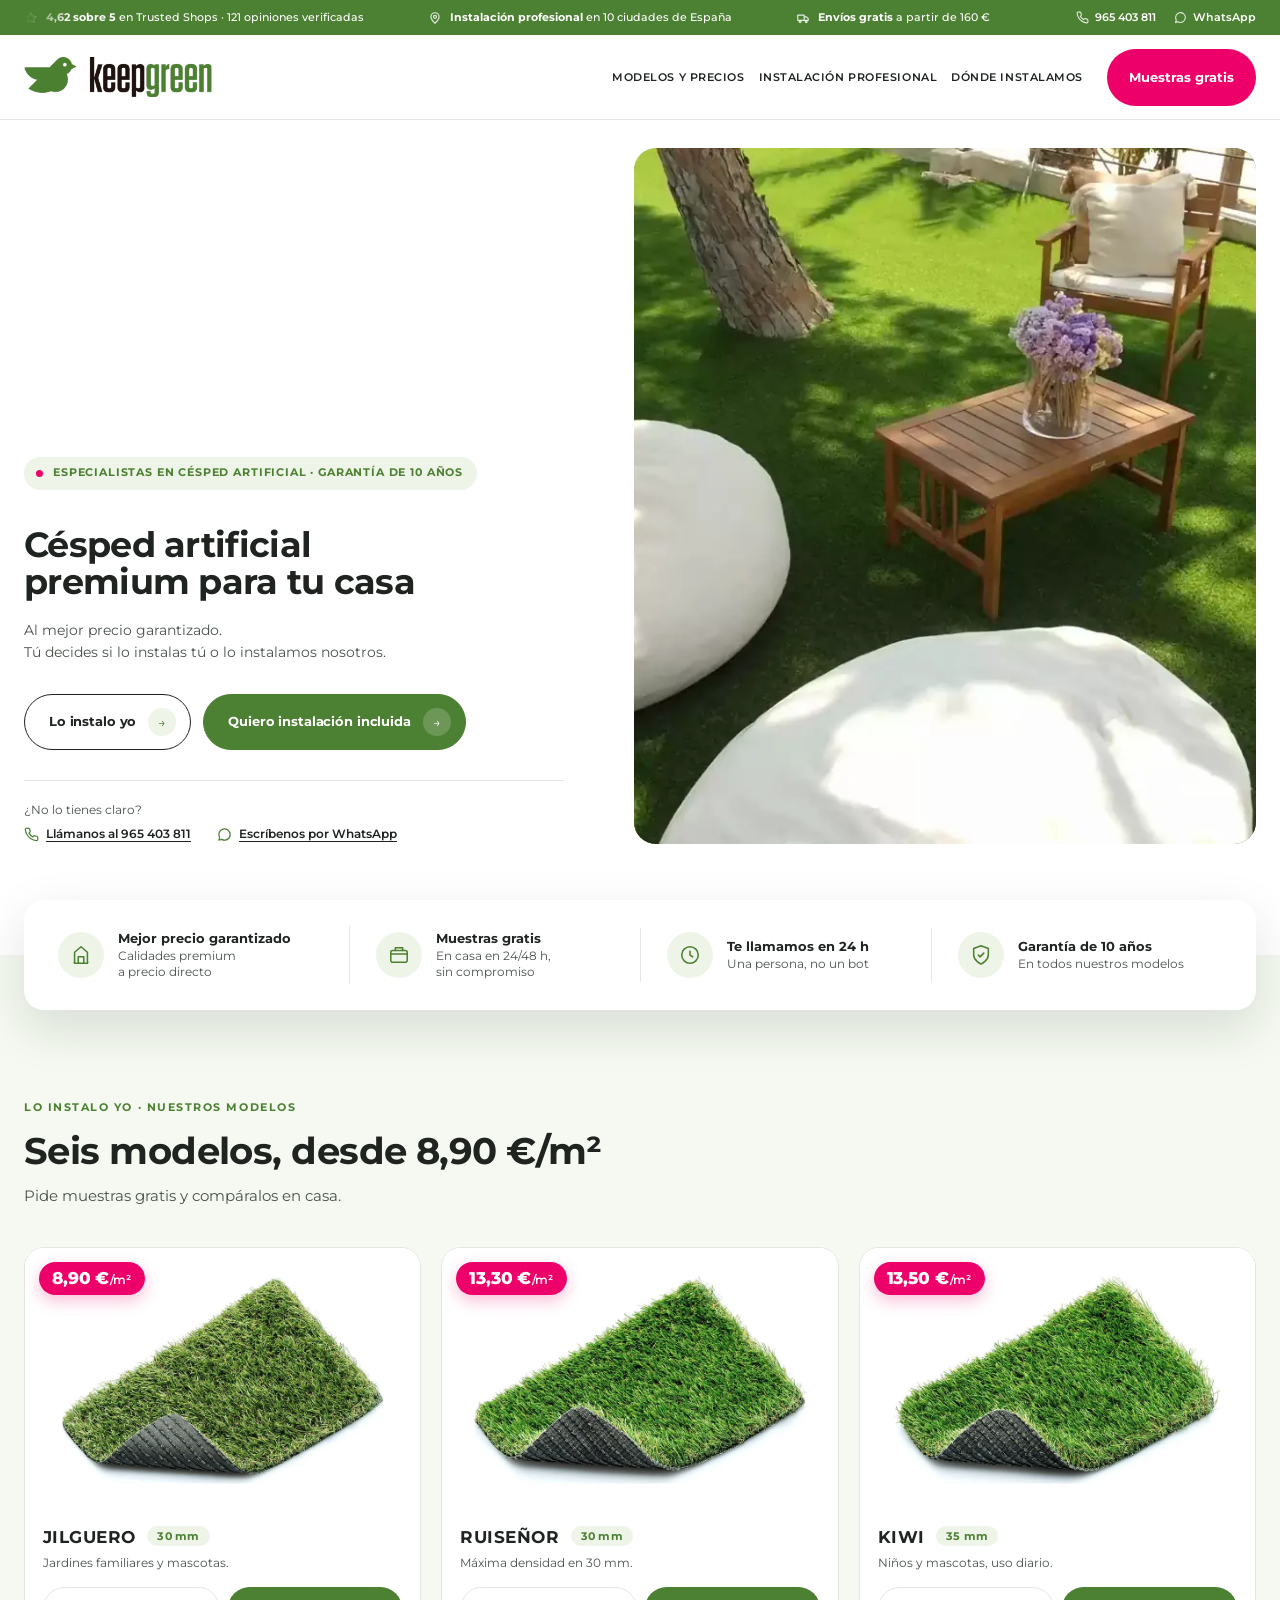
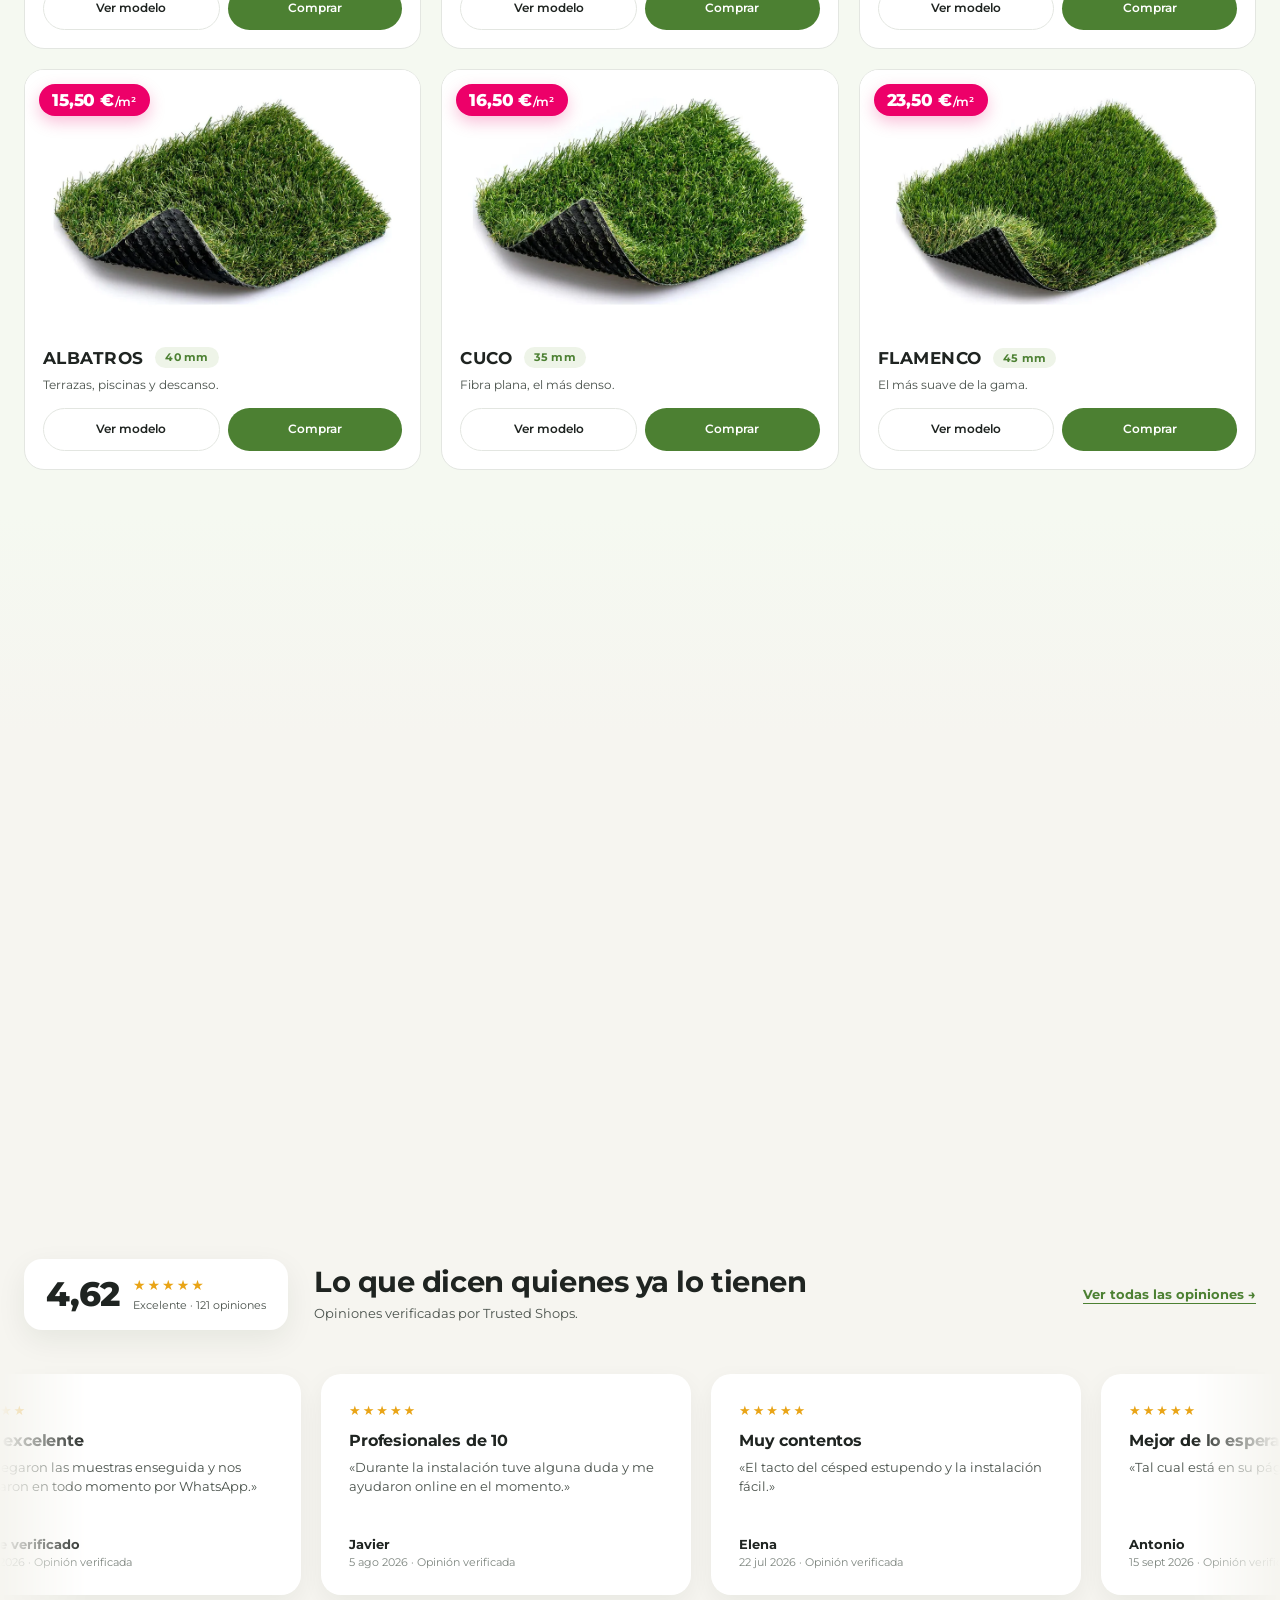
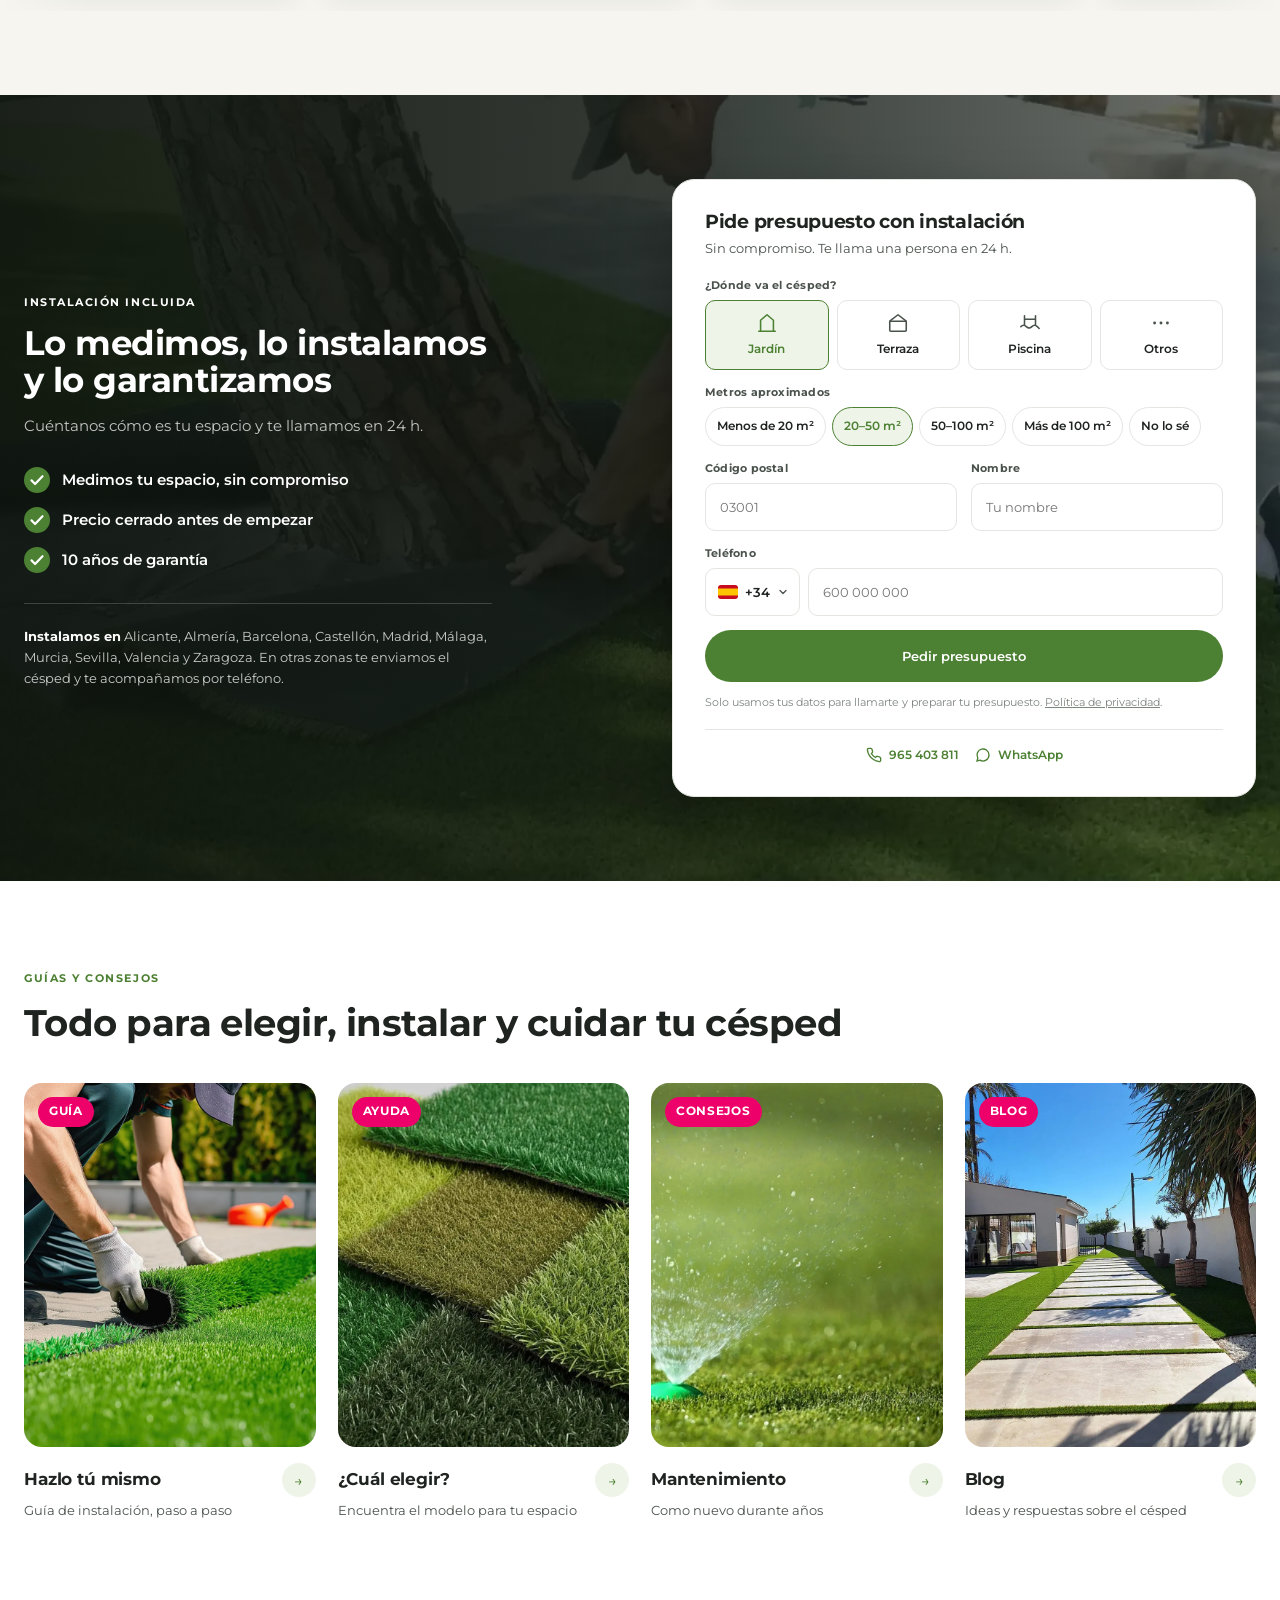
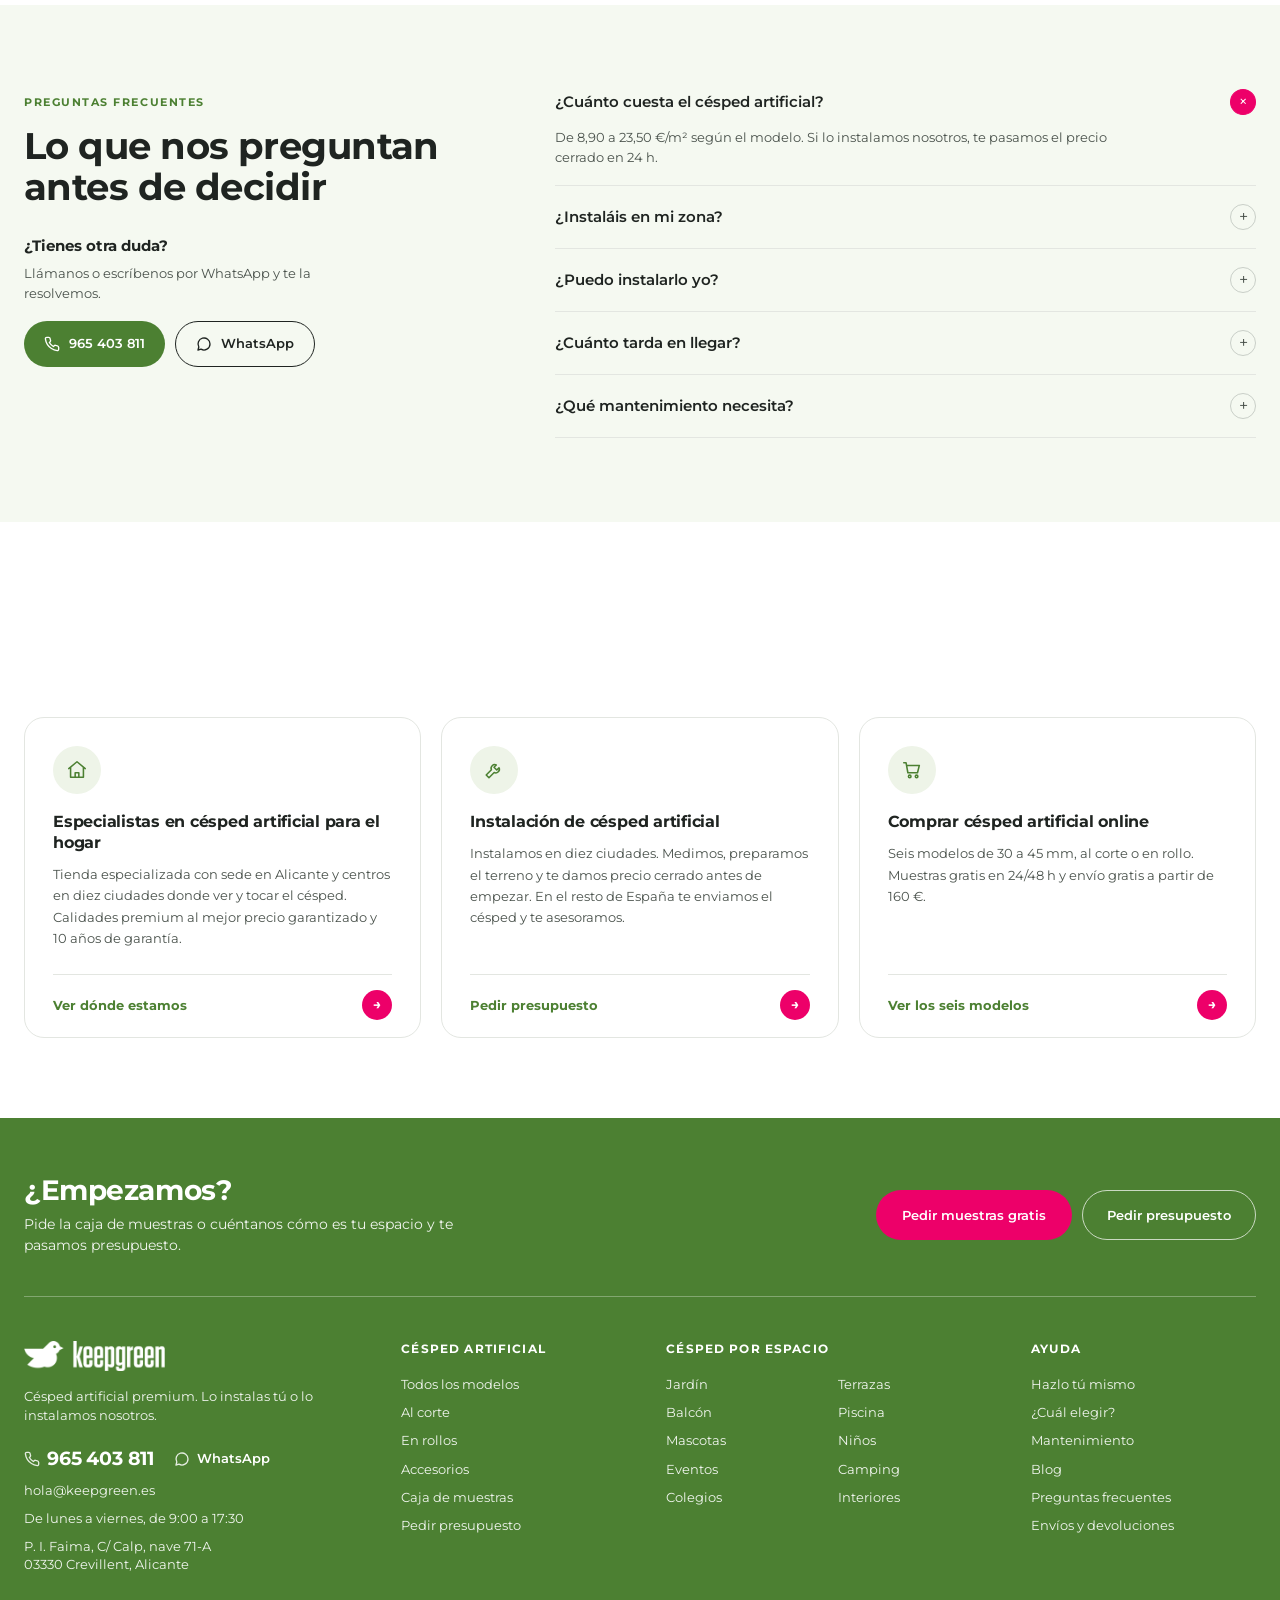
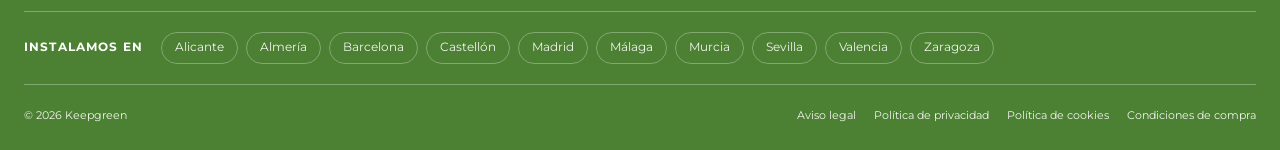
<file: index.html>
<!DOCTYPE html>
<html lang="es">
<head>
<meta charset="UTF-8">
<meta name="viewport" content="width=device-width, initial-scale=1.0">
<meta name="robots" content="noindex, nofollow">
<title>Césped artificial para tu casa: lo instalas tú o lo instalamos nosotros | Keepgreen</title>
<meta name="description" content="Césped artificial premium desde 8,90 €/m². Muestras gratis en 24/48 h, corte a medida y garantía de 10 años. Instalación en 10 ciudades: pide presupuesto.">
<link rel="icon" type="image/png" sizes="32x32" href="assets/home/favicon.png?v=2">
<link rel="apple-touch-icon" href="assets/home/favicon-180.png?v=2">
<link rel="preconnect" href="https://fonts.googleapis.com">
<link rel="preconnect" href="https://fonts.gstatic.com" crossorigin>
<link href="https://fonts.googleapis.com/css2?family=Montserrat:ital,wght@0,400;0,500;0,600;0,700;0,800;1,400&display=swap" rel="stylesheet">
<link rel="stylesheet" href="assets/kg.css?v=1795784669">
</head>
<body data-hero="f">

<div class="topbar"><div class="wrap">
  <span class="tb-o"><svg viewBox="0 0 24 24" fill="none" stroke="currentColor" stroke-width="2"><path d="M20 6 9 17l-5-5"/></svg>Envíos gratis desde 160&nbsp;€</span>
  <span class="tb-o"><svg viewBox="0 0 24 24" fill="none" stroke="currentColor" stroke-width="2"><path d="M20 6 9 17l-5-5"/></svg>Muestras gratis en 24/48&nbsp;h</span>
  <span class="tb-o"><svg viewBox="0 0 24 24" fill="none" stroke="currentColor" stroke-width="2"><path d="M20 6 9 17l-5-5"/></svg>Garantía de 10 años</span>
    <div class="tb-rot"><div class="tb-m on"><svg viewBox="0 0 24 24" fill="none" stroke="currentColor" stroke-width="2" stroke-linecap="round" stroke-linejoin="round" aria-hidden="true"><path d="m12 3 2.7 5.6 6.1.8-4.5 4.3 1.1 6.1L12 16.9 6.6 19.8l1.1-6.1L3.2 9.4l6.1-.8z"/></svg><span><b>4,62 sobre 5</b> en Trusted Shops · 121 opiniones verificadas</span></div><div class="tb-m"><svg viewBox="0 0 24 24" fill="none" stroke="currentColor" stroke-width="2" stroke-linecap="round" stroke-linejoin="round" aria-hidden="true"><path d="M12 21s-7-6.2-7-11a7 7 0 0 1 14 0c0 4.8-7 11-7 11z"/><circle cx="12" cy="10" r="2.5"/></svg><span><b>Instalación profesional</b> en 10 ciudades de España</span></div><div class="tb-m"><svg viewBox="0 0 24 24" fill="none" stroke="currentColor" stroke-width="2" stroke-linecap="round" stroke-linejoin="round" aria-hidden="true"><path d="M3 7h11v9H3zM14 10h4l3 3v3h-7z"/><circle cx="7" cy="18" r="1.6"/><circle cx="17.5" cy="18" r="1.6"/></svg><span><b>Envíos gratis</b> a partir de 160&nbsp;€</span></div><div class="tb-m"><svg viewBox="0 0 24 24" fill="none" stroke="currentColor" stroke-width="2" stroke-linecap="round" stroke-linejoin="round" aria-hidden="true"><circle cx="12" cy="12" r="9"/><path d="M12 7v5l3 2"/></svg><span>Tu pedido en casa en <b>24/48&nbsp;h</b></span></div><div class="tb-m"><svg viewBox="0 0 24 24" fill="none" stroke="currentColor" stroke-width="2" stroke-linecap="round" stroke-linejoin="round" aria-hidden="true"><path d="M20 12 12 20l-8-8V4h8z"/><circle cx="8.5" cy="8.5" r="1.3"/></svg><span><b>Seis modelos</b> desde 8,90&nbsp;€/m²</span></div></div>
  <div class="tb-mq"><div class="tb-mqt"><div class="tb-m"><svg viewBox="0 0 24 24" fill="none" stroke="currentColor" stroke-width="2" stroke-linecap="round" stroke-linejoin="round" aria-hidden="true"><path d="m12 3 2.7 5.6 6.1.8-4.5 4.3 1.1 6.1L12 16.9 6.6 19.8l1.1-6.1L3.2 9.4l6.1-.8z"/></svg><span><b>4,62 sobre 5</b> en Trusted Shops · 121 opiniones verificadas</span></div><div class="tb-m"><svg viewBox="0 0 24 24" fill="none" stroke="currentColor" stroke-width="2" stroke-linecap="round" stroke-linejoin="round" aria-hidden="true"><path d="M12 21s-7-6.2-7-11a7 7 0 0 1 14 0c0 4.8-7 11-7 11z"/><circle cx="12" cy="10" r="2.5"/></svg><span><b>Instalación profesional</b> en 10 ciudades de España</span></div><div class="tb-m"><svg viewBox="0 0 24 24" fill="none" stroke="currentColor" stroke-width="2" stroke-linecap="round" stroke-linejoin="round" aria-hidden="true"><path d="M3 7h11v9H3zM14 10h4l3 3v3h-7z"/><circle cx="7" cy="18" r="1.6"/><circle cx="17.5" cy="18" r="1.6"/></svg><span><b>Envíos gratis</b> a partir de 160&nbsp;€</span></div><div class="tb-m"><svg viewBox="0 0 24 24" fill="none" stroke="currentColor" stroke-width="2" stroke-linecap="round" stroke-linejoin="round" aria-hidden="true"><circle cx="12" cy="12" r="9"/><path d="M12 7v5l3 2"/></svg><span>Tu pedido en casa en <b>24/48&nbsp;h</b></span></div><div class="tb-m"><svg viewBox="0 0 24 24" fill="none" stroke="currentColor" stroke-width="2" stroke-linecap="round" stroke-linejoin="round" aria-hidden="true"><path d="M20 12 12 20l-8-8V4h8z"/><circle cx="8.5" cy="8.5" r="1.3"/></svg><span><b>Seis modelos</b> desde 8,90&nbsp;€/m²</span></div></div></div>
  <span class="tb-hr"><svg viewBox="0 0 24 24" fill="none" stroke="currentColor" stroke-width="2" stroke-linecap="round" stroke-linejoin="round" aria-hidden="true"><circle cx="12" cy="12" r="9"/><path d="M12 7v5l3 2"/></svg>De lunes a viernes, de 9:00 a 17:30</span>
  <span class="tb-say">Puedes contactarnos directamente por</span>
  <span class="tb-right"><a href="tel:965403811"><svg viewBox="0 0 24 24" fill="none" stroke="currentColor" stroke-width="2"><path d="M22 16.9v3a2 2 0 0 1-2.2 2 19.8 19.8 0 0 1-8.6-3.1 19.5 19.5 0 0 1-6-6A19.8 19.8 0 0 1 2.1 4.2 2 2 0 0 1 4.1 2h3a2 2 0 0 1 2 1.7c.1.9.4 1.8.7 2.7a2 2 0 0 1-.5 2.1L8 9.8a16 16 0 0 0 6 6l1.3-1.3a2 2 0 0 1 2.1-.4c.9.3 1.8.6 2.7.7a2 2 0 0 1 1.7 2z"/></svg>965 403 811</a><a class="tb-wa" href="https://wa.me/34865614188"><svg viewBox="0 0 24 24" fill="none" stroke="currentColor" stroke-width="2"><path d="M21 12a9 9 0 0 1-13.5 7.8L3 21l1.2-4.5A9 9 0 1 1 21 12z"/></svg>WhatsApp</a></span>
</div></div>

<header class="header"><div class="wrap">
  <a class="logo" href="#"><img src="assets/home/logo-keepgreen.png" alt="Keepgreen"></a>
  <nav class="nav menu1">
    <a href="#modelos">Césped artificial <svg viewBox="0 0 24 24" fill="none" stroke="currentColor" stroke-width="2.5"><path d="m6 9 6 6 6-6"/></svg></a>
    <a href="#guias">Por espacio <svg viewBox="0 0 24 24" fill="none" stroke="currentColor" stroke-width="2.5"><path d="m6 9 6 6 6-6"/></svg></a>
    <a href="#instalacion">Instalación</a>
    <a href="#guias">Hazlo tú mismo</a>
    <a href="#">Blog</a>
  </nav>
  <nav class="nav menu2">
    <a href="#modelos">Modelos y precios</a>
    <a href="#instalacion">Instalación profesional</a>
    <a href="#zonas">Dónde instalamos</a>
  </nav>
  <div class="hright">
    <a class="tel" href="tel:965403811"><svg viewBox="0 0 24 24" fill="none" stroke="currentColor" stroke-width="2"><path d="M22 16.9v3a2 2 0 0 1-2.2 2 19.8 19.8 0 0 1-8.6-3.1 19.5 19.5 0 0 1-6-6A19.8 19.8 0 0 1 2.1 4.2 2 2 0 0 1 4.1 2h3a2 2 0 0 1 2 1.7c.1.9.4 1.8.7 2.7a2 2 0 0 1-.5 2.1L8 9.8a16 16 0 0 0 6 6l1.3-1.3a2 2 0 0 1 2.1-.4c.9.3 1.8.6 2.7.7a2 2 0 0 1 1.7 2z"/></svg>965 403 811</a>
    <a class="btn btn-green hmu menu2" href="#muestras" data-samples><span class="t-l">Pedir muestras gratis</span><span class="t-s">Muestras gratis</span></a>
    <a class="btn btn-green hcta" href="#instalacion">Pedir presupuesto</a>
    <div class="icons">
      <svg viewBox="0 0 24 24"><circle cx="11" cy="11" r="7"/><path d="m20 20-3.5-3.5"/></svg>
      <svg viewBox="0 0 24 24"><path d="M6 6h15l-1.5 9h-12z"/><path d="M6 6 5 3H2"/><circle cx="9" cy="20" r="1"/><circle cx="18" cy="20" r="1"/></svg>
    </div>
    <button class="burger" aria-label="Menú" aria-expanded="false" aria-controls="mnav"><svg viewBox="0 0 24 24" fill="none" stroke="currentColor" stroke-width="2"><path d="M4 7h16M4 12h16M4 17h16"/></svg></button>
  </div>
</div>
<div class="mnav" id="mnav" hidden>
  <a href="#modelos">Modelos y precios</a>
  <a href="#instalacion">Instalación profesional</a>
  <a href="#zonas">Dónde instalamos</a>
  <div class="mn-b"><a class="btn btn-pink" href="#muestras" data-samples>Pedir muestras gratis</a><a class="btn btn-ghost" href="#instalacion">Pedir presupuesto</a></div>
  <p class="mn-c"><a class="ct" href="tel:965403811"><svg viewBox="0 0 24 24" aria-hidden="true"><path d="M22 16.9v3a2 2 0 0 1-2.2 2 19.8 19.8 0 0 1-8.6-3.1 19.5 19.5 0 0 1-6-6A19.8 19.8 0 0 1 2.1 4.2 2 2 0 0 1 4.1 2h3a2 2 0 0 1 2 1.7c.1.9.4 1.8.7 2.7a2 2 0 0 1-.5 2.1L8 9.8a16 16 0 0 0 6 6l1.3-1.3a2 2 0 0 1 2.1-.4c.9.3 1.8.6 2.7.7a2 2 0 0 1 1.7 2z"/></svg>965 403 811</a><a class="ct" href="https://wa.me/34865614188"><svg viewBox="0 0 24 24" aria-hidden="true"><path d="M21 12a9 9 0 0 1-13.5 7.8L3 21l1.2-4.5A9 9 0 1 1 21 12z"/></svg>WhatsApp</a></p>
</div></header>

<!-- 1 · PORTADA · dos puertas -->
<section class="hero hero-d">
  <img src="assets/home/hero-desktop.webp" alt="Jardín con piscina y césped artificial Keepgreen">
  <div class="wrap">
    <span class="eyebrow">Especialistas en césped artificial · Garantía de 10 años</span>
    <h1>Césped artificial para tu casa. Tú eliges cómo.</h1>
    <p class="sub">Calidades premium al mejor precio. Instálalo tú con nuestras guías y muestras gratis, o deja que lo midamos e instalemos nosotros.</p>
    <div class="doors">
      <a class="door" href="#modelos">
        <span class="ic"><svg viewBox="0 0 24 24"><path d="M14.7 6.3a4 4 0 0 0 5 5L22 9l-2-2-1.7 1.7a1 1 0 0 1-1.4-1.4L18.6 5.6 16.6 3.6l-2.3 2.7z"/><path d="m2 22 9.5-9.5"/><path d="m5.5 11.5 7 7"/><path d="M3 15 9 21"/></svg></span>
        <small>Opción 1</small>
        <h2>Lo instalo yo</h2>
        <p>Elige modelo, pide muestras gratis y te lo cortamos a medida.</p>
        <ul><li><svg viewBox="0 0 24 24"><path d="M20 6 9 17l-5-5"/></svg>Seis modelos desde 8,90&nbsp;€/m²</li><li><svg viewBox="0 0 24 24"><path d="M20 6 9 17l-5-5"/></svg>Muestras gratis en 24/48&nbsp;h</li><li><svg viewBox="0 0 24 24"><path d="M20 6 9 17l-5-5"/></svg>Guías y vídeos para cada superficie</li></ul>
        <span class="btn btn-ghost">Ver modelos y pedir muestras</span>
      </a>
      <a class="door pro" href="#instalacion">
        <span class="fav">Te llamamos en 24&nbsp;h</span>
        <span class="ic"><svg viewBox="0 0 24 24"><path d="M3 21h18"/><path d="M5 21V7l7-4 7 4v14"/><path d="M9 21v-6h6v6"/><path d="M9 11h.01M15 11h.01"/></svg></span>
        <small>Opción 2</small>
        <h2>Quiero un instalador</h2>
        <p>Medimos, presupuestamos e instalamos.</p>
        <ul><li><svg viewBox="0 0 24 24"><path d="M20 6 9 17l-5-5"/></svg>Presupuesto cerrado, sin sorpresas</li><li><svg viewBox="0 0 24 24"><path d="M20 6 9 17l-5-5"/></svg>Instalación en 10 ciudades</li><li><svg viewBox="0 0 24 24"><path d="M20 6 9 17l-5-5"/></svg>10 años de garantía en producto e instalación</li></ul>
        <span class="btn btn-green">Pedir presupuesto</span>
      </a>
    </div>
    <div class="help"><span>¿No lo tienes claro?</span><a href="tel:965403811">Llámanos al 965 403 811</a><a href="https://wa.me/34865614188">Escríbenos por WhatsApp</a></div>
  </div>
</section>


<!-- PORTADA E · pantalla partida, cada opción es una foto -->
<section class="hero hero-e">
  <div class="wrap top">
    <span class="eyebrow">Especialistas en césped artificial · Garantía de 10 años</span>
    <h1>Césped artificial para tu casa. ¿Cómo lo quieres?</h1>
  </div>
  <div class="halves">
    <a class="half" href="#modelos">
      <img src="assets/home/cesped-artificial.webp" alt="Rollos de césped artificial Keepgreen">
      <div class="t"><small>Opción 1</small><h2>Lo instalo yo</h2><p>Seis modelos desde 8,90&nbsp;€/m², muestras gratis en 24/48&nbsp;h y guías paso a paso.</p><span class="btn btn-white">Ver modelos y pedir muestras</span></div>
    </a>
    <a class="half pro" href="#instalacion">
      <img src="assets/home/consejos-mantenimiento-cesped-artificial.webp" alt="Césped artificial instalado alrededor de una piscina">
      <div class="t"><small>Opción 2 · Te llamamos en 24&nbsp;h</small><h2>Quiero un instalador</h2><p>Medimos, presupuestamos e instalamos. Precio cerrado y 10 años de garantía.</p><span class="btn btn-green">Pedir presupuesto</span></div>
    </a>
  </div>
</section>

<!-- PORTADA F · foto con titular y dos botones grandes -->
<section class="hero hero-f">
  <img src="assets/home/hero-desktop.webp" alt="Jardín con piscina y césped artificial Keepgreen">
  <video class="hv" autoplay muted loop playsinline preload="auto" poster="assets/home/hero-poster.webp" aria-hidden="true"><source src="assets/home/hero.mp4" type="video/mp4"></video>
  <div class="wrap"><div class="hf">
    <span class="eyebrow">Especialistas en césped artificial · Garantía de 10 años</span>
    <h1>Césped artificial premium para tu casa</h1>
    <p class="sub">Al mejor precio garantizado.<br>Tú decides si lo instalas tú <span class="s2">o lo instalamos nosotros.</span></p>
    <div class="big">
      <a class="bb" href="#modelos"><span class="tx"><b>Lo instalo yo</b><span class="s">Desde 8,90&nbsp;€/m² · Muestras gratis</span></span><i>→</i></a>
      <a class="bb pro" href="#instalacion"><span class="tx"><b>Quiero instalación incluida</b><span class="s">Sin compromiso · Te llamamos en 24&nbsp;h</span></span><i>→</i></a>
    </div>
    <div class="help"><span>¿No lo tienes claro?</span><a class="ct" href="tel:965403811"><svg viewBox="0 0 24 24" aria-hidden="true"><path d="M22 16.9v3a2 2 0 0 1-2.2 2 19.8 19.8 0 0 1-8.6-3.1 19.5 19.5 0 0 1-6-6A19.8 19.8 0 0 1 2.1 4.2 2 2 0 0 1 4.1 2h3a2 2 0 0 1 2 1.7c.1.9.4 1.8.7 2.7a2 2 0 0 1-.5 2.1L8 9.8a16 16 0 0 0 6 6l1.3-1.3a2 2 0 0 1 2.1-.4c.9.3 1.8.6 2.7.7a2 2 0 0 1 1.7 2z"/></svg>Llámanos al 965 403 811</a><a class="ct" href="https://wa.me/34865614188"><svg viewBox="0 0 24 24" aria-hidden="true"><path d="M21 12a9 9 0 0 1-13.5 7.8L3 21l1.2-4.5A9 9 0 1 1 21 12z"/></svg>Escríbenos por WhatsApp</a></div>
  </div></div>
</section>

<!-- PORTADA G · foto corta + dos tarjetas con foto sobre fondo crema -->
<section class="hero hero-g">
  <div class="pic"><img src="assets/home/hero-desktop.webp" alt="Jardín con piscina y césped artificial Keepgreen">
    <div class="wrap"><span class="eyebrow">Especialistas en césped artificial · Garantía de 10 años</span><h1>Césped artificial para tu casa. Tú eliges cómo.</h1></div>
  </div>
  <div class="wrap">
    <div class="gcards">
      <a class="gcard" href="#modelos">
        <img src="assets/home/cesped-artificial.webp" alt="">
        <div><small>Opción 1</small><h2>Lo instalo yo</h2><p>Elige entre seis modelos desde 8,90&nbsp;€/m², pide muestras gratis y te lo cortamos a medida. Con guías y vídeos para cada superficie.</p><span class="btn btn-ghost">Ver modelos y pedir muestras</span></div>
      </a>
      <a class="gcard pro" href="#instalacion">
        <img src="assets/home/consejos-mantenimiento-cesped-artificial.webp" alt="">
        <div><small>Opción 2 · Te llamamos en 24&nbsp;h</small><h2>Quiero un instalador</h2><p>Medimos, presupuestamos e instalamos en 10 ciudades. Precio cerrado y 10 años de garantía en producto e instalación.</p><span class="btn btn-green">Pedir presupuesto</span></div>
      </a>
    </div>
    <div class="help"><span>¿No lo tienes claro?</span><a href="tel:965403811">Llámanos al 965 403 811</a><a href="https://wa.me/34865614188">Escríbenos por WhatsApp</a></div>
  </div>
</section>

<!-- 2 · CONFIANZA -->
<section class="trust"><div class="wrap">
  <div><svg viewBox="0 0 24 24"><path d="M3 21h18"/><path d="M5 21V9l7-6 7 6v12"/><path d="M9 21v-7h6v7"/></svg><div><b>Mejor precio garantizado</b><span>Calidades premium a precio directo</span></div></div>
  <div><svg viewBox="0 0 24 24"><rect x="3" y="7" width="18" height="13" rx="2"/><path d="M3 11h18M8 7V4h8v3"/></svg><div><b>Muestras gratis</b><span>En casa en 24/48&nbsp;h, sin compromiso</span></div></div>
  <div><svg viewBox="0 0 24 24"><path d="M21 12a9 9 0 1 1-18 0 9 9 0 0 1 18 0z"/><path d="M12 8v4l3 2"/></svg><div><b>Te llamamos en 24&nbsp;h</b><span>Una persona, no un bot</span></div></div>
  <div><svg viewBox="0 0 24 24"><path d="M12 22s8-4 8-10V5l-8-3-8 3v7c0 6 8 10 8 10z"/><path d="m9 12 2 2 4-4"/></svg><div><b>Garantía de 10 años</b><span>En todos nuestros modelos</span></div></div>
</div></section>

<section class="trust trn"><div class="wrap">
  <div><b>10 años</b><span>de garantía en todos los modelos</span></div>
  <div><b>24/48&nbsp;h</b><span>y tienes las muestras gratis en casa</span></div>
  <div><b>160&nbsp;€</b><span>de compra y el envío te sale gratis</span></div>
  <div><b>10 ciudades</b><span>con centro Keepgreen</span></div>
</div></section>

<!-- 3 · MODELOS + altura + calculadora + texto -->
<section class="sec products-sec" id="modelos"><div class="wrap">
  <div class="sec-head reveal">
    <div><span class="eyebrow">Lo instalo yo · Nuestros modelos</span><h2>Seis modelos, desde 8,90&nbsp;€/m²</h2><p class="lead">Pide muestras gratis y compáralos en casa.</p></div>
    <a class="btn btn-ghost" href="#">Ver los 6 modelos</a>
  </div>
  <div class="grid-p reveal mod1">
    <article class="pc"><div class="ph"><img src="assets/cesped/jilguero-1.webp" alt="Césped artificial Jilguero 30 mm"><span class="off">-19 %</span><span class="mm">30 mm</span></div><div class="body">
      <div><small class="tag-p">El más vendido</small><h3>JILGUERO</h3><p class="sub">Aspecto de césped recién cortado. Ideal para jardines familiares y mascotas.</p></div>
      <div class="price"><b>8,90&nbsp;€/m²</b><s>11,00&nbsp;€</s><small>IVA incl.</small></div>
      <div class="bars"><div>Suavidad<u><i class="f"></i><i class="f"></i><i></i><i></i></u></div><div>Memoria<u><i class="f"></i><i class="f"></i><i></i><i></i></u></div><div>Drenaje<u><i class="f"></i><i class="f"></i><i class="f"></i><i class="f"></i></u></div><div>Naturalidad<u><i class="f"></i><i class="f"></i><i class="f"></i><i></i></u></div></div>
      <div class="act"><a class="btn btn-green" href="#">Pedir muestra gratis</a><a class="btn btn-ghost" href="#" style="flex:0;padding:12px 16px">Ver</a></div>
    </div></article>
    <article class="pc"><div class="ph"><img src="assets/cesped/albatros-1.webp" alt="Césped artificial Albatros 40 mm"><span class="off">Oferta</span><span class="mm">40 mm</span></div><div class="body">
      <div><small class="tag-p">Equilibrado</small><h3>ALBATROS</h3><p class="sub">Mullido y generoso. Para zonas de descanso, terrazas y piscinas.</p></div>
      <div class="price"><b>15,50&nbsp;€/m²</b><s>17,00&nbsp;€</s><small>IVA incl.</small></div>
      <div class="bars"><div>Suavidad<u><i class="f"></i><i class="f"></i><i class="f"></i><i></i></u></div><div>Memoria<u><i class="f"></i><i class="f"></i><i class="f"></i><i></i></u></div><div>Drenaje<u><i class="f"></i><i class="f"></i><i class="f"></i><i></i></u></div><div>Naturalidad<u><i class="f"></i><i class="f"></i><i class="f"></i><i class="f"></i></u></div></div>
      <div class="act"><a class="btn btn-green" href="#">Pedir muestra gratis</a><a class="btn btn-ghost" href="#" style="flex:0;padding:12px 16px">Ver</a></div>
    </div></article>
    <article class="pc"><div class="ph"><img src="assets/cesped/flamenco-1.webp" alt="Césped artificial Flamenco 45 mm"><span class="mm">45 mm</span></div><div class="body">
      <div><small class="tag-p">Premium</small><h3>FLAMENCO</h3><p class="sub">El más suave y mullido. Densidad extraordinaria, fibras siempre erguidas.</p></div>
      <div class="price"><b>23,50&nbsp;€/m²</b><small>IVA incl.</small></div>
      <div class="bars"><div>Suavidad<u><i class="f"></i><i class="f"></i><i class="f"></i><i class="f"></i></u></div><div>Memoria<u><i class="f"></i><i class="f"></i><i class="f"></i><i></i></u></div><div>Drenaje<u><i class="f"></i><i class="f"></i><i class="f"></i><i></i></u></div><div>Naturalidad<u><i class="f"></i><i class="f"></i><i class="f"></i><i class="f"></i></u></div></div>
      <div class="act"><a class="btn btn-green" href="#">Pedir muestra gratis</a><a class="btn btn-ghost" href="#" style="flex:0;padding:12px 16px">Ver</a></div>
    </div></article>
  </div>

  <div class="grid-six reveal mod2">
    <a class="mc" href="#"><div class="ph"><img src="assets/cesped/jilguero-1.webp" alt="Césped artificial Jilguero 30 mm"><span class="mm">30 mm</span></div><div class="body"><h3>JILGUERO</h3><p>Para jardines familiares y mascotas.</p><div class="price"><b>8,90&nbsp;€/m²</b><s>11,00&nbsp;€</s></div><span class="btn btn-ghost">Muestra gratis</span></div></a>
    <a class="mc" href="#"><div class="ph"><img src="assets/cesped/ruisenor-1.webp" alt="Césped artificial Ruiseñor 30 mm"><span class="mm">30 mm</span></div><div class="body"><h3>RUISEÑOR</h3><p>Máxima densidad en 30 mm. Impecable con uso intensivo.</p><div class="price"><b>13,30&nbsp;€/m²</b></div><span class="btn btn-ghost">Muestra gratis</span></div></a>
    <a class="mc" href="#"><div class="ph"><img src="assets/cesped/kiwi-1.webp" alt="Césped artificial Kiwi 35 mm"><span class="mm">35 mm</span></div><div class="body"><h3>KIWI</h3><p>Suavidad y resistencia equilibradas. Niños y mascotas.</p><div class="price"><b>13,50&nbsp;€/m²</b></div><span class="btn btn-ghost">Muestra gratis</span></div></a>
    <a class="mc" href="#"><div class="ph"><img src="assets/cesped/cuco-1.webp" alt="Césped artificial Cuco 35 mm"><span class="mm">35 mm</span></div><div class="body"><h3>CUCO</h3><p>Fibra plana de 4 tonos y la densidad más alta de la gama.</p><div class="price"><b>16,50&nbsp;€/m²</b></div><span class="btn btn-ghost">Muestra gratis</span></div></a>
    <a class="mc" href="#"><div class="ph"><img src="assets/cesped/albatros-1.webp" alt="Césped artificial Albatros 40 mm"><span class="mm">40 mm</span></div><div class="body"><h3>ALBATROS</h3><p>Mullido. Terrazas, piscinas y descanso.</p><div class="price"><b>15,50&nbsp;€/m²</b><s>17,00&nbsp;€</s></div><span class="btn btn-ghost">Muestra gratis</span></div></a>
    <a class="mc" href="#"><div class="ph"><img src="assets/cesped/flamenco-1.webp" alt="Césped artificial Flamenco 45 mm"><span class="mm">45 mm</span></div><div class="body"><h3>FLAMENCO</h3><p>El más suave de la gama.</p><div class="price"><b>23,50&nbsp;€/m²</b></div><span class="btn btn-ghost">Muestra gratis</span></div></a>
  </div>

  <div class="grid-rt reveal mod3">
    <a class="rt" href="#"><img src="assets/cesped/jilguero-3.webp" alt="Césped artificial Jilguero 30 mm"><div class="num"><b>30</b><span>mm<br>de fibra</span></div><div class="body"><small>Césped artificial</small><h3>JILGUERO</h3><p>Para jardines familiares y mascotas.</p><div class="price"><b>8,90&nbsp;€/m²</b><small>IVA incl.</small></div><span class="btn btn-green">Me interesa Jilguero →</span></div></a>
    <a class="rt" href="#"><img src="assets/cesped/albatros-3.webp" alt="Césped artificial Albatros 40 mm"><div class="num"><b>40</b><span>mm<br>de fibra</span></div><div class="body"><small>Césped artificial</small><h3>ALBATROS</h3><p>Mullido. Terrazas, piscinas y descanso.</p><div class="price"><b>15,50&nbsp;€/m²</b><small>IVA incl.</small></div><span class="btn btn-green">Me interesa Albatros →</span></div></a>
    <a class="rt" href="#"><img src="assets/cesped/flamenco-3.webp" alt="Césped artificial Flamenco 45 mm"><div class="num"><b>45</b><span>mm<br>de fibra</span></div><div class="body"><small>Césped artificial</small><h3>FLAMENCO</h3><p>El más suave de la gama.</p><div class="price"><b>23,50&nbsp;€/m²</b><small>IVA incl.</small></div><span class="btn btn-green">Me interesa Flamenco →</span></div></a>
  </div>
  <div class="grid-rt six reveal mod4">
    <article class="rt sm"><a href="#"><img src="assets/cesped/jilguero-3n.webp" alt="Césped artificial Jilguero 30 mm"><img class="tx" src="assets/cesped/jilguero-tex.webp" alt="" loading="lazy"></a><span class="flag">El más económico</span><div class="ptag"><b>8,90&nbsp;€</b>/m²</div><div class="num"><b>30</b><span>mm<br>de fibra</span></div><div class="mms"><span>Altura</span><i class=on>30</i><i>35</i><i>40</i><i>45</i><em>mm</em></div><div class="mmp"><img src="assets/cesped/jilguero-1n.webp" alt="" loading="lazy"><span><b>30 mm</b>de altura</span></div><div class="body"><div class="top"><h3>JILGUERO <span class="mmc">30 mm</span></h3><div class="price"><b>8,90&nbsp;€<i>/m²</i></b><small>IVA incl.</small></div></div><p>Jardines familiares y mascotas.</p><div class="act"><a class="btn btn-ghost" href="#">Ver modelo</a><a class="btn btn-green" href="#">Comprar</a></div></div></article>
    <article class="rt sm"><a href="#"><img src="assets/cesped/ruisenor-3n.webp" alt="Césped artificial Ruiseñor 30 mm"><img class="tx" src="assets/cesped/ruisenor-tex.webp" alt="" loading="lazy"></a><div class="ptag"><b>13,30&nbsp;€</b>/m²</div><div class="num"><b>30</b><span>mm<br>de fibra</span></div><div class="mms"><span>Altura</span><i class=on>30</i><i>35</i><i>40</i><i>45</i><em>mm</em></div><div class="mmp"><img src="assets/cesped/ruisenor-1n.webp" alt="" loading="lazy"><span><b>30 mm</b>de altura</span></div><div class="body"><div class="top"><h3>RUISEÑOR <span class="mmc">30 mm</span></h3><div class="price"><b>13,30&nbsp;€<i>/m²</i></b><small>IVA incl.</small></div></div><p>Máxima densidad en 30 mm.</p><div class="act"><a class="btn btn-ghost" href="#">Ver modelo</a><a class="btn btn-green" href="#">Comprar</a></div></div></article>
    <article class="rt sm"><a href="#"><img src="assets/cesped/kiwi-3n.webp" alt="Césped artificial Kiwi 35 mm"><img class="tx" src="assets/cesped/kiwi-tex.webp" alt="" loading="lazy"></a><div class="ptag"><b>13,50&nbsp;€</b>/m²</div><div class="num"><b>35</b><span>mm<br>de fibra</span></div><div class="mms"><span>Altura</span><i>30</i><i class=on>35</i><i>40</i><i>45</i><em>mm</em></div><div class="mmp"><img src="assets/cesped/kiwi-1n.webp" alt="" loading="lazy"><span><b>35 mm</b>de altura</span></div><div class="body"><div class="top"><h3>KIWI <span class="mmc">35 mm</span></h3><div class="price"><b>13,50&nbsp;€<i>/m²</i></b><small>IVA incl.</small></div></div><p>Niños y mascotas, uso diario.</p><div class="act"><a class="btn btn-ghost" href="#">Ver modelo</a><a class="btn btn-green" href="#">Comprar</a></div></div></article>
    <article class="rt sm"><a href="#"><img src="assets/cesped/albatros-3n.webp" alt="Césped artificial Albatros 40 mm"><img class="tx" src="assets/cesped/albatros-tex.webp" alt="" loading="lazy"></a><div class="ptag"><b>15,50&nbsp;€</b>/m²</div><div class="num"><b>40</b><span>mm<br>de fibra</span></div><div class="mms"><span>Altura</span><i>30</i><i>35</i><i class=on>40</i><i>45</i><em>mm</em></div><div class="mmp"><img src="assets/cesped/albatros-1n.webp" alt="" loading="lazy"><span><b>40 mm</b>de altura</span></div><div class="body"><div class="top"><h3>ALBATROS <span class="mmc">40 mm</span></h3><div class="price"><b>15,50&nbsp;€<i>/m²</i></b><small>IVA incl.</small></div></div><p>Terrazas, piscinas y descanso.</p><div class="act"><a class="btn btn-ghost" href="#">Ver modelo</a><a class="btn btn-green" href="#">Comprar</a></div></div></article>
    <article class="rt sm"><a href="#"><img src="assets/cesped/cuco-3n.webp" alt="Césped artificial Cuco 35 mm"><img class="tx" src="assets/cesped/cuco-tex.webp" alt="" loading="lazy"></a><div class="ptag"><b>16,50&nbsp;€</b>/m²</div><div class="num"><b>35</b><span>mm<br>de fibra</span></div><div class="mms"><span>Altura</span><i>30</i><i class=on>35</i><i>40</i><i>45</i><em>mm</em></div><div class="mmp"><img src="assets/cesped/cuco-1n.webp" alt="" loading="lazy"><span><b>35 mm</b>de altura</span></div><div class="body"><div class="top"><h3>CUCO <span class="mmc">35 mm</span></h3><div class="price"><b>16,50&nbsp;€<i>/m²</i></b><small>IVA incl.</small></div></div><p>Fibra plana, el más denso.</p><div class="act"><a class="btn btn-ghost" href="#">Ver modelo</a><a class="btn btn-green" href="#">Comprar</a></div></div></article>
    <article class="rt sm"><a href="#"><img src="assets/cesped/flamenco-3n.webp" alt="Césped artificial Flamenco 45 mm"><img class="tx" src="assets/cesped/flamenco-tex.webp" alt="" loading="lazy"></a><div class="ptag"><b>23,50&nbsp;€</b>/m²</div><div class="num"><b>45</b><span>mm<br>de fibra</span></div><div class="mms"><span>Altura</span><i>30</i><i>35</i><i>40</i><i class=on>45</i><em>mm</em></div><div class="mmp"><img src="assets/cesped/flamenco-1n.webp" alt="" loading="lazy"><span><b>45 mm</b>de altura</span></div><div class="body"><div class="top"><h3>FLAMENCO <span class="mmc">45 mm</span></h3><div class="price"><b>23,50&nbsp;€<i>/m²</i></b><small>IVA incl.</small></div></div><p>El más suave de la gama.</p><div class="act"><a class="btn btn-ghost" href="#">Ver modelo</a><a class="btn btn-green" href="#">Comprar</a></div></div></article>
  </div>
  <p class="swipe-hint mod4" aria-hidden="true">Desliza para ver los seis <i>→</i></p>
  <div class="ptable reveal mod4">
    <div class="prow"><img src="assets/cesped/jilguero-3n.webp" alt="Césped artificial Jilguero 30 mm" loading="lazy"><div class="pn"><h3>JILGUERO <span class="mmc">30 mm</span></h3><p>Jardines familiares y mascotas.</p></div><div class="pp"><b>8,90&nbsp;€</b><i>/m²</i><small>IVA incl.</small></div><div class="act"><a class="btn btn-ghost" href="#">Ver modelo</a><a class="btn btn-green" href="#">Comprar</a></div></div>
    <div class="prow"><img src="assets/cesped/ruisenor-3n.webp" alt="Césped artificial Ruiseñor 30 mm" loading="lazy"><div class="pn"><h3>RUISEÑOR <span class="mmc">30 mm</span></h3><p>Máxima densidad en 30 mm.</p></div><div class="pp"><b>13,30&nbsp;€</b><i>/m²</i><small>IVA incl.</small></div><div class="act"><a class="btn btn-ghost" href="#">Ver modelo</a><a class="btn btn-green" href="#">Comprar</a></div></div>
    <div class="prow"><img src="assets/cesped/kiwi-3n.webp" alt="Césped artificial Kiwi 35 mm" loading="lazy"><div class="pn"><h3>KIWI <span class="mmc">35 mm</span></h3><p>Niños y mascotas, uso diario.</p></div><div class="pp"><b>13,50&nbsp;€</b><i>/m²</i><small>IVA incl.</small></div><div class="act"><a class="btn btn-ghost" href="#">Ver modelo</a><a class="btn btn-green" href="#">Comprar</a></div></div>
    <div class="prow"><img src="assets/cesped/albatros-3n.webp" alt="Césped artificial Albatros 40 mm" loading="lazy"><div class="pn"><h3>ALBATROS <span class="mmc">40 mm</span></h3><p>Terrazas, piscinas y descanso.</p></div><div class="pp"><b>15,50&nbsp;€</b><i>/m²</i><small>IVA incl.</small></div><div class="act"><a class="btn btn-ghost" href="#">Ver modelo</a><a class="btn btn-green" href="#">Comprar</a></div></div>
    <div class="prow"><img src="assets/cesped/cuco-3n.webp" alt="Césped artificial Cuco 35 mm" loading="lazy"><div class="pn"><h3>CUCO <span class="mmc">35 mm</span></h3><p>Fibra plana, el más denso.</p></div><div class="pp"><b>16,50&nbsp;€</b><i>/m²</i><small>IVA incl.</small></div><div class="act"><a class="btn btn-ghost" href="#">Ver modelo</a><a class="btn btn-green" href="#">Comprar</a></div></div>
    <div class="prow"><img src="assets/cesped/flamenco-3n.webp" alt="Césped artificial Flamenco 45 mm" loading="lazy"><div class="pn"><h3>FLAMENCO <span class="mmc">45 mm</span></h3><p>El más suave de la gama.</p></div><div class="pp"><b>23,50&nbsp;€</b><i>/m²</i><small>IVA incl.</small></div><div class="act"><a class="btn btn-ghost" href="#">Ver modelo</a><a class="btn btn-green" href="#">Comprar</a></div></div>
  </div>
  </div></section>

<!-- 3b · MUESTRAS -->
<section class="sec samples" id="muestras"><div class="wrap">
  <div class="sbox reveal">
    <div class="sb-v">
      <video autoplay muted loop playsinline preload="metadata" poster="assets/home/caja-muestras.webp" aria-label="Caja de muestras de césped artificial Keepgreen"><source src="assets/home/caja-muestras.mp4" type="video/mp4"></video>
      <span class="sb-free" role="img" aria-label="Gratis, envío incluido y sin compromiso"><svg viewBox="0 0 120 120" aria-hidden="true"><defs><path id="sbc" d="M60 60m-45 0a45 45 0 1 1 90 0a45 45 0 1 1-90 0"/></defs><circle cx="60" cy="60" r="60" fill="#ed0069"/><circle cx="60" cy="60" r="35" fill="none" stroke="#fff" stroke-opacity=".4" stroke-width="1" stroke-dasharray="1.5 3.5" stroke-linecap="round"/><g class="ring"><text font-size="9" font-weight="700" fill="#fff"><textPath href="#sbc" textLength="276" lengthAdjust="spacing">ENVÍO INCLUIDO · SIN COMPROMISO ·</textPath></text></g></svg><b>Gratis</b></span>
    </div>
    <div class="sb-t">
      <span class="eyebrow">Caja de muestras</span>
      <h2>Tócalo antes de decidir</h2>
      <p class="lead">Te mandamos a casa los seis modelos para que los veas y los toques.</p>
      <ul class="sb-f">
        <li><svg viewBox="0 0 24 24"><rect x="3" y="3" width="7" height="7" rx="1.5"/><rect x="14" y="3" width="7" height="7" rx="1.5"/><rect x="3" y="14" width="7" height="7" rx="1.5"/><rect x="14" y="14" width="7" height="7" rx="1.5"/></svg><b>Los seis modelos</b><span>En muestras de gran tamaño</span></li>
        <li><svg viewBox="0 0 24 24"><path d="M4 5a2 2 0 0 1 2-2h12v18H6a2 2 0 0 1-2-2z"/><path d="M8 8h6M8 12h6"/></svg><b>Catálogo incluido</b><span>Datos y precio de cada uno</span></li>
        <li><svg viewBox="0 0 24 24"><path d="M3 7h11v9H3z"/><path d="M14 10h4l3 3v3h-7"/><circle cx="7.5" cy="17.5" r="1.8"/><circle cx="17.5" cy="17.5" r="1.8"/></svg><b>En casa en 24/48&nbsp;h</b><span>Sin pagar el envío</span></li>
        <li><svg viewBox="0 0 24 24"><circle cx="12" cy="8" r="3.5"/><path d="M5 20c.8-3.5 3.6-5.5 7-5.5s6.2 2 7 5.5"/></svg><b>Un asesor para ti</b><span>Te ayuda a elegir, si quieres</span></li>
      </ul>
      <div class="sact sact2"><div class="sb-row"><a class="btn btn-green sb-cta" href="#muestras" data-samples><span>Pedir muestras gratis</span><i>→</i></a></div><ul class="sb-ok"><li>Sin compromiso</li><li>Sin coste de envío</li></ul></div>
    </div>
    <ol class="sb-s"><li><b>1</b>Pides la caja</li><li><b>2</b>La recibes en 24/48&nbsp;h</li><li><b>3</b>Comparas en casa y eliges</li></ol>
  </div>
</div></section>

<!-- 5 · OPINIONES -->
<section class="sec reviews" id="opiniones">
  <div class="wrap"><div class="rev-head reveal">
    <div class="score"><b>4,62</b><div><div class="stars">★★★★★</div><span>Excelente · 121 opiniones</span></div></div>
    <div class="rh-t"><h2>Lo que dicen quienes ya lo tienen</h2><p>Opiniones verificadas por Trusted Shops.</p></div>
    <a class="rh-a" href="https://www.trustedshops.es/evaluacion/info_X6455B2D2720A493C9B22A300F6565DEB.html">Ver todas las opiniones →</a>
  </div></div>
  <div class="rmq reveal"><div class="rmq-track">
      <article class="rc"><div class="stars" aria-label="5 de 5">★★★★★</div><h3>Todo excelente</h3><p>«Nos llegaron las muestras enseguida y nos asesoraron en todo momento por WhatsApp.»</p><b>Cliente verificado</b><small>10 sept 2026 · Opinión verificada</small></article>
      <article class="rc"><div class="stars" aria-label="5 de 5">★★★★★</div><h3>Profesionales de 10</h3><p>«Durante la instalación tuve alguna duda y me ayudaron online en el momento.»</p><b>Javier</b><small>5 ago 2026 · Opinión verificada</small></article>
      <article class="rc"><div class="stars" aria-label="5 de 5">★★★★★</div><h3>Muy contentos</h3><p>«El tacto del césped estupendo y la instalación fácil.»</p><b>Elena</b><small>22 jul 2026 · Opinión verificada</small></article>
      <article class="rc"><div class="stars" aria-label="5 de 5">★★★★★</div><h3>Mejor de lo esperado</h3><p>«Tal cual está en su página web.»</p><b>Antonio</b><small>15 sept 2026 · Opinión verificada</small></article>
      <article class="rc"><div class="stars" aria-label="5 de 5">★★★★★</div><h3>Compra muy satisfactoria</h3><p>«El césped llegó dentro de los plazos previstos manteniendo las características de las muestras.»</p><b>Israel</b><small>29 jun 2026 · Opinión verificada</small></article>
  </div></div>
</section>

<!-- 4 · INSTALACIÓN + formulario -->
<section class="sec install" id="instalacion"><div class="wrap">
  <div class="reveal ins1">
    <span class="eyebrow">Quiero un instalador</span>
    <h2>Una buena instalación importa tanto como el césped</h2>
    <p class="lead" style="margin-top:14px">Por eso también te lo instalamos. Nos cuentas tu espacio, te llamamos en 24&nbsp;h y te damos precio cerrado con instalación.</p>
    <div class="steps">
      <div><span>1</span><div><b>Nos cuentas tu espacio</b><p>Dos minutos en el formulario, o una llamada. No hace falta tener los metros exactos.</p></div></div>
      <div><span>2</span><div><b>Te llamamos y medimos</b><p>Un asesor te recomienda modelo y cerramos precio con visita o por planos.</p></div></div>
      <div><span>3</span><div><b>Instalamos y garantizamos</b><p>Preparación del terreno, drenaje, uniones y acabado. 10 años de garantía en producto e instalación.</p></div></div>
    </div>
    <div class="coverage">
      <b>Instalamos en Alicante, Almería, Barcelona, Castellón, Madrid, Málaga, Murcia, Sevilla, Valencia y Zaragoza</b> y alrededores.
      ¿Vives en otra zona? Te enviamos el césped a casa y te acompañamos por teléfono para que lo instales tú o tu instalador de confianza.
    </div>
  </div>
  <div class="reveal ins2" id="zonas">
    <span class="eyebrow">Instalación incluida</span>
    <h2>Lo medimos, lo instalamos y lo garantizamos</h2>
    <p class="lead ld-a" style="margin-top:14px">Precio cerrado y 10 años de garantía. Te llamamos en 24&nbsp;h.</p>
    <p class="lead ld-b" style="margin-top:14px">Cuéntanos cómo es tu espacio y te llamamos en 24&nbsp;h.</p>
    <ul class="ins-ok"><li>Medimos tu espacio, sin compromiso</li><li>Precio cerrado antes de empezar</li><li>10 años de garantía</li></ul>
    <div class="psteps">
      <figure><img src="assets/home/instalacion-1.webp" alt="Instaladores preparando el terreno" loading="lazy"><figcaption><i>1</i>Preparamos el terreno</figcaption></figure>
      <figure><img src="assets/home/instalacion-2.webp" alt="Instalador colocando el césped artificial" loading="lazy"><figcaption><i>2</i>Colocamos y ajustamos</figcaption></figure>
      <figure><img src="assets/home/instalacion-3.webp" alt="Cepillado final del césped artificial instalado" loading="lazy"><figcaption><i>3</i>Rematamos y cepillamos</figcaption></figure>
    </div>
    <div class="steps mini">
      <div><span>1</span><div><b>Nos cuentas tu espacio</b></div></div>
      <div><span>2</span><div><b>Te llamamos y medimos</b></div></div>
      <div><span>3</span><div><b>Instalamos, con 10 años de garantía</b></div></div>
    </div>
    <div class="chips"><span>Alicante</span><span>Almería</span><span>Barcelona</span><span>Castellón</span><span>Madrid</span><span>Málaga</span><span>Murcia</span><span>Sevilla</span><span>Valencia</span><span>Zaragoza</span></div>
    <p class="cov-line">¿Otra zona? Te enviamos el césped y te acompañamos por teléfono.</p>
    <p class="ins-z"><b>Instalamos en</b> Alicante, Almería, Barcelona, Castellón, Madrid, Málaga, Murcia, Sevilla, Valencia y Zaragoza. En otras zonas te enviamos el césped y te acompañamos por teléfono.</p>
  </div>
  <form class="form qf reveal" onsubmit="return false">
    <h3>Pide presupuesto con instalación</h3>
    <p class="sub">Sin compromiso. Te llama una persona en 24&nbsp;h.</p>
    <p class="qf-model" style="display:none"><span>Te interesa:</span><input type="hidden" name="modelo" id="qf-model"><b></b></p>
    <div class="f-grid">
      <div class="full qf-sp"><label class="l">¿Dónde va el césped?</label>
        <div class="seg">
          <input type="radio" name="sp" id="s1" checked><label for="s1"><svg viewBox="0 0 24 24"><path d="M3 21h18"/><path d="M5 21V9l7-6 7 6v12"/></svg>Jardín</label>
          <input type="radio" name="sp" id="s2"><label for="s2"><svg viewBox="0 0 24 24"><rect x="3" y="10" width="18" height="11" rx="1"/><path d="M3 10 12 3l9 7"/></svg>Terraza</label>
          <input type="radio" name="sp" id="s3"><label for="s3"><svg viewBox="0 0 24 24"><path d="M2 16c2-2 4-2 6 0s4 2 6 0 4-2 6 0 2 2 2 2"/><path d="M6 4v10M18 4v10M6 8h12"/></svg>Piscina</label>
          <input type="radio" name="sp" id="s4"><label for="s4"><svg viewBox="0 0 24 24"><circle cx="5" cy="12" r="1.6"/><circle cx="12" cy="12" r="1.6"/><circle cx="19" cy="12" r="1.6"/></svg>Otros</label>
        </div></div>
      <div class="full qf-m2"><label class="l">Metros aproximados</label>
        <div class="range">
          <input type="radio" name="m2" id="m1"><label for="m1">Menos de 20&nbsp;m²</label>
          <input type="radio" name="m2" id="m2" checked><label for="m2">20–50&nbsp;m²</label>
          <input type="radio" name="m2" id="m3"><label for="m3">50–100&nbsp;m²</label>
          <input type="radio" name="m2" id="m4"><label for="m4">Más de 100&nbsp;m²</label>
          <input type="radio" name="m2" id="m5"><label for="m5">No lo sé</label>
        </div></div>
      <div class="qf-cp"><label class="l" for="cp">Código postal</label><input class="in" id="cp" placeholder="03001" inputmode="numeric"></div>
      <div class="qf-nm"><label class="l" for="nm">Nombre</label><input class="in" id="nm" placeholder="Tu nombre"></div>
      <div class="full qf-tf"><label class="l" for="tf">Teléfono</label><div class="tel-in"><span class="tel-pre" role="img" aria-label="Prefijo de España, +34"><svg class="fl" viewBox="0 0 20 14" aria-hidden="true"><rect width="20" height="14" fill="#c60b1e"/><rect y="3.5" width="20" height="7" fill="#ffc400"/></svg>+34<svg class="ch" viewBox="0 0 24 24" aria-hidden="true"><path d="m6 9 6 6 6-6"/></svg></span><input class="in" id="tf" type="tel" placeholder="600 000 000"></div></div>
    </div>
    <button class="btn btn-green">Pedir presupuesto</button>
    <p class="legal">Solo usamos tus datos para llamarte y preparar tu presupuesto. <a href="#">Política de privacidad</a>.</p>
    <div class="alt"><a href="tel:965403811"><svg viewBox="0 0 24 24"><path d="M22 16.9v3a2 2 0 0 1-2.2 2 19.8 19.8 0 0 1-8.6-3.1 19.5 19.5 0 0 1-6-6A19.8 19.8 0 0 1 2.1 4.2 2 2 0 0 1 4.1 2h3a2 2 0 0 1 2 1.7c.1.9.4 1.8.7 2.7a2 2 0 0 1-.5 2.1L8 9.8a16 16 0 0 0 6 6l1.3-1.3a2 2 0 0 1 2.1-.4c.9.3 1.8.6 2.7.7a2 2 0 0 1 1.7 2z"/></svg>965 403 811</a><a class="tb-wa" href="https://wa.me/34865614188"><svg viewBox="0 0 24 24"><path d="M21 12a9 9 0 0 1-13.5 7.8L3 21l1.2-4.5A9 9 0 1 1 21 12z"/></svg>WhatsApp</a></div>
  </form>
</div></section>

<!-- 6 · GUÍAS · cuatro puertas -->
<section class="sec guides" id="guias"><div class="wrap">
  <div class="sec-head reveal"><div><span class="eyebrow">Guías y consejos</span><h2>Todo para elegir, instalar y cuidar tu césped</h2></div></div>
  <div class="gkgrid reveal">
    <a class="gk" href="#"><span class="gk-i"><img src="assets/home/guia-instalar.webp" alt="Cómo instalar césped artificial" loading="lazy"><em>Guía</em></span><span class="gk-t"><b>Hazlo tú mismo</b><i>→</i></span><small>Guía de instalación, paso a paso</small></a>
    <a class="gk" href="#"><span class="gk-i"><img src="assets/home/guia-elegir.webp" alt="Cómo elegir césped artificial" loading="lazy"><em>Ayuda</em></span><span class="gk-t"><b>¿Cuál elegir?</b><i>→</i></span><small>Encuentra el modelo para tu espacio</small></a>
    <a class="gk" href="#"><span class="gk-i"><img src="assets/home/guia-mantenimiento.webp" alt="Mantenimiento del césped artificial" loading="lazy"><em>Consejos</em></span><span class="gk-t"><b>Mantenimiento</b><i>→</i></span><small>Como nuevo durante años</small></a>
    <a class="gk" href="#"><span class="gk-i"><img src="assets/home/guia-blog.webp" alt="Blog de césped artificial Keepgreen" loading="lazy"><em>Blog</em></span><span class="gk-t"><b>Blog</b><i>→</i></span><small>Ideas y respuestas sobre el césped</small></a>
  </div>
</div></section>

<!-- 7 · FAQ + guías -->
<section class="sec faq" id="faq"><div class="wrap">
  <div class="fq-h reveal">
    <span class="eyebrow">Preguntas frecuentes</span><h2>Lo que nos preguntan antes de decidir</h2>
  </div>
  <div class="fq-l reveal">
    <details open><summary>¿Cuánto cuesta el césped artificial?<span>+</span></summary><p>De 8,90 a 23,50&nbsp;€/m² según el modelo. Si lo instalamos nosotros, te pasamos el precio cerrado en 24&nbsp;h.</p></details>
    <details><summary>¿Instaláis en mi zona?<span>+</span></summary><p>Instalamos en Alicante, Almería, Barcelona, Castellón, Madrid, Málaga, Murcia, Sevilla, Valencia y Zaragoza. Al resto de España te lo enviamos.</p></details>
    <details><summary>¿Puedo instalarlo yo?<span>+</span></summary><p>Sí. Sobre baldosa o cemento es muy sencillo; sobre tierra hay que preparar la base. Tienes una guía para cada superficie.</p></details>
    <details><summary>¿Cuánto tarda en llegar?<span>+</span></summary><p>Las muestras y los pedidos al corte llegan en 24/48&nbsp;h. Envío gratis a partir de 160&nbsp;€.</p></details>
    <details><summary>¿Qué mantenimiento necesita?<span>+</span></summary><p>Un cepillado de vez en cuando y retirar las hojas. No se riega, no se corta y no se abona.</p></details>
  </div>
  <div class="fq-x reveal">
    <b>¿Tienes otra duda?</b>
    <p>Llámanos o escríbenos por WhatsApp y te la resolvemos.</p>
    <div class="fq-c"><a class="btn btn-green ct" href="tel:965403811"><svg viewBox="0 0 24 24" aria-hidden="true"><path d="M22 16.9v3a2 2 0 0 1-2.2 2 19.8 19.8 0 0 1-8.6-3.1 19.5 19.5 0 0 1-6-6A19.8 19.8 0 0 1 2.1 4.2 2 2 0 0 1 4.1 2h3a2 2 0 0 1 2 1.7c.1.9.4 1.8.7 2.7a2 2 0 0 1-.5 2.1L8 9.8a16 16 0 0 0 6 6l1.3-1.3a2 2 0 0 1 2.1-.4c.9.3 1.8.6 2.7.7a2 2 0 0 1 1.7 2z"/></svg>965 403 811</a><a class="btn btn-ghost ct" href="https://wa.me/34865614188"><svg viewBox="0 0 24 24" aria-hidden="true"><path d="M21 12a9 9 0 0 1-13.5 7.8L3 21l1.2-4.5A9 9 0 1 1 21 12z"/></svg>WhatsApp</a></div>
  </div>
</div></section>

<!-- 8 · TEXTO SEO + pie -->
<section class="about"><div class="wrap">
  <figure class="ab-ph reveal"><img src="assets/home/cesped-artificial.webp" alt="Rollos de césped artificial Keepgreen" loading="lazy"></figure>
  <div class="ab-h reveal"><span class="eyebrow">Sobre Keepgreen</span><h2>Césped artificial, de la muestra a la instalación</h2></div>
  <div class="ab-l">
    <div class="ab-i reveal"><span class="ab-ic"><svg viewBox="0 0 24 24" fill="none" stroke="currentColor" stroke-width="1.7" stroke-linecap="round" stroke-linejoin="round"><path d="M3 10.5 12 3l9 7.5"/><path d="M5 9.5V20h14V9.5"/><path d="M10 20v-5h4v5"/></svg></span><div><h3>Especialistas en césped artificial para el hogar</h3><p>Tienda especializada con sede en Alicante y centros en diez ciudades donde ver y tocar el césped. Calidades premium al mejor precio garantizado y 10 años de garantía.</p><a class="ab-a" href="#zonas">Ver dónde estamos <i>→</i></a></div></div>
    <div class="ab-i reveal"><span class="ab-ic"><svg viewBox="0 0 24 24" fill="none" stroke="currentColor" stroke-width="1.7" stroke-linecap="round" stroke-linejoin="round"><path d="M14.5 6.5a4 4 0 0 0-5.3 5.3L3.5 17.5l3 3 5.7-5.7a4 4 0 0 0 5.3-5.3L15 12l-3-3z"/></svg></span><div><h3>Instalación de césped artificial</h3><p>Instalamos en diez ciudades. Medimos, preparamos el terreno y te damos precio cerrado antes de empezar. En el resto de España te enviamos el césped y te asesoramos.</p><a class="ab-a" href="#instalacion">Pedir presupuesto <i>→</i></a></div></div>
    <div class="ab-i reveal"><span class="ab-ic"><svg viewBox="0 0 24 24" fill="none" stroke="currentColor" stroke-width="1.7" stroke-linecap="round" stroke-linejoin="round"><path d="M3 4h2.5l2 11h10.5l2-8H6.6"/><circle cx="9.5" cy="19" r="1.4"/><circle cx="17" cy="19" r="1.4"/></svg></span><div><h3>Comprar césped artificial online</h3><p>Seis modelos de 30 a 45&nbsp;mm, al corte o en rollo. Muestras gratis en 24/48&nbsp;h y envío gratis a partir de 160&nbsp;€.</p><a class="ab-a" href="#modelos">Ver los seis modelos <i>→</i></a></div></div>
  </div>
</div></section>

<footer class="footer"><div class="wrap">
  <div class="ft-cta">
    <div><b>¿Empezamos?</b><p>Pide la caja de muestras o cuéntanos cómo es tu espacio y te pasamos presupuesto.</p></div>
    <div class="ft-b"><a class="btn btn-pink" href="#muestras" data-samples>Pedir muestras gratis</a><a class="btn btn-ghost" href="#instalacion">Pedir presupuesto</a></div>
  </div>
  <div class="cols">
    <div class="brand"><img src="assets/home/logo-keepgreen.png" alt="Keepgreen"><p>Césped artificial premium. Lo instalas tú o lo instalamos nosotros.</p>
      <ul class="ft-k"><li><a class="ct" href="tel:965403811"><svg viewBox="0 0 24 24" aria-hidden="true"><path d="M22 16.9v3a2 2 0 0 1-2.2 2 19.8 19.8 0 0 1-8.6-3.1 19.5 19.5 0 0 1-6-6A19.8 19.8 0 0 1 2.1 4.2 2 2 0 0 1 4.1 2h3a2 2 0 0 1 2 1.7c.1.9.4 1.8.7 2.7a2 2 0 0 1-.5 2.1L8 9.8a16 16 0 0 0 6 6l1.3-1.3a2 2 0 0 1 2.1-.4c.9.3 1.8.6 2.7.7a2 2 0 0 1 1.7 2z"/></svg><b>965 403 811</b></a><a class="ct ft-wa" href="https://wa.me/34865614188"><svg viewBox="0 0 24 24" aria-hidden="true"><path d="M21 12a9 9 0 0 1-13.5 7.8L3 21l1.2-4.5A9 9 0 1 1 21 12z"/></svg>WhatsApp</a></li><li><a href="mailto:hola@keepgreen.es">hola@keepgreen.es</a></li><li>De lunes a viernes, de 9:00 a 17:30</li><li>P. I. Faima, C/ Calp, nave 71-A<br>03330 Crevillent, Alicante</li></ul></div>
    <div><h4>Césped artificial</h4><ul><li><a href="#modelos">Todos los modelos</a></li><li><a href="#">Al corte</a></li><li><a href="#">En rollos</a></li><li><a href="#">Accesorios</a></li><li><a href="#muestras">Caja de muestras</a></li><li><a href="#instalacion">Pedir presupuesto</a></li></ul></div>
    <div class="ft-e"><h4>Césped por espacio</h4><ul class="two"><li><a href="#">Jardín</a></li><li><a href="#">Terrazas</a></li><li><a href="#">Balcón</a></li><li><a href="#">Piscina</a></li><li><a href="#">Mascotas</a></li><li><a href="#">Niños</a></li><li><a href="#">Eventos</a></li><li><a href="#">Camping</a></li><li><a href="#">Colegios</a></li><li><a href="#">Interiores</a></li></ul></div>
    <div><h4>Ayuda</h4><ul><li><a href="#guias">Hazlo tú mismo</a></li><li><a href="#guias">¿Cuál elegir?</a></li><li><a href="#guias">Mantenimiento</a></li><li><a href="#guias">Blog</a></li><li><a href="#faq">Preguntas frecuentes</a></li><li><a href="#">Envíos y devoluciones</a></li></ul></div>
  </div>
  <div class="ft-z"><span>Instalamos en</span><a href="#">Alicante</a><a href="#">Almería</a><a href="#">Barcelona</a><a href="#">Castellón</a><a href="#">Madrid</a><a href="#">Málaga</a><a href="#">Murcia</a><a href="#">Sevilla</a><a href="#">Valencia</a><a href="#">Zaragoza</a></div>
  <div class="bottom"><span>© 2026 Keepgreen</span><div><a href="#">Aviso legal</a><a href="#">Política de privacidad</a><a href="#">Política de cookies</a><a href="#">Condiciones de compra</a></div></div>
</div></footer>

<!-- POP-UP · caja de muestras -->
<div class="mbar" id="mbar" hidden>
  <a class="mb-tel" href="tel:965403811" aria-label="Llamar al 965 403 811"><svg viewBox="0 0 24 24" fill="none" stroke="currentColor" stroke-width="1.8" stroke-linecap="round" stroke-linejoin="round" aria-hidden="true"><path d="M5 4h4l2 5-2.5 1.5a11 11 0 0 0 5 5L15 13l5 2v4a2 2 0 0 1-2 2A16 16 0 0 1 3 6a2 2 0 0 1 2-2"/></svg></a>
  <a class="btn mb-m" href="#muestras" data-samples>Pedir muestras gratis</a>
  <a class="btn mb-p" href="#instalacion">Presupuesto</a>
</div>
<div class="pop promo" id="pop-promo" hidden>
  <div class="pop-bg" data-close></div>
  <div class="pp-card" role="dialog" aria-modal="true" aria-labelledby="pp-t">
    <button class="pop-x" type="button" data-close aria-label="Cerrar">×</button>
    <div class="pp-v"><video autoplay muted loop playsinline preload="metadata" poster="assets/home/caja-muestras.webp"><source src="assets/home/caja-muestras.mp4" type="video/mp4"></video><span class="sb-free pp-seal" role="img" aria-label="Gratis, envío incluido y sin compromiso"><svg viewBox="0 0 120 120" aria-hidden="true"><defs><path id="ppc" d="M60 60m-45 0a45 45 0 1 1 90 0a45 45 0 1 1-90 0"/></defs><circle cx="60" cy="60" r="60" fill="#ed0069"/><circle cx="60" cy="60" r="35" fill="none" stroke="#fff" stroke-opacity=".4" stroke-width="1" stroke-dasharray="1.5 3.5" stroke-linecap="round"/><g class="ring"><text font-size="9" font-weight="700" fill="#fff"><textPath href="#ppc" textLength="276" lengthAdjust="spacing">ENVÍO INCLUIDO · SIN COMPROMISO ·</textPath></text></g></svg><b>Gratis</b></span></div>
    <div class="pp-t">
      <span class="eyebrow">Caja de muestras</span>
      <h3 id="pp-t">Recibe en casa los seis modelos, gratis</h3>
      <p class="sub">Tócalos y compáralos antes de decidir. Te mandamos la caja con el catálogo, sin coste de envío.</p>
      <ul class="pp-l"><li>Los 6 modelos</li><li>En casa en 24/48&nbsp;h</li><li>Sin compromiso</li></ul>
      <a class="btn btn-green pp-go" href="#muestras" data-samples><span>Pedir muestras gratis</span><i>→</i></a>
      <button class="pp-no" type="button" data-close>Ahora no, gracias</button>
    </div>
  </div>
</div>
<div class="pop" id="pop-muestras" hidden>
  <div class="pop-bg" data-close></div>
  <div class="pop-card" role="dialog" aria-modal="true" aria-labelledby="pm-t">
    <button class="pop-x" type="button" data-close aria-label="Cerrar">×</button>
    <div class="pop-pic"><img src="assets/home/como-elegir-cesped-artificial.webp" alt=""><span class="tag"><i></i>Los 6 modelos · 24/48&nbsp;h</span></div>
    <form class="pop-form" novalidate>
      <span class="eyebrow">Muestras gratis</span>
      <h3 id="pm-t">¿Dónde te mandamos la caja?</h3>
      <p class="sub">Los seis modelos y el catálogo, en casa en 24/48&nbsp;h.</p>
      <div class="f-grid">
        <div><label class="l" for="pm-n">Nombre</label><input class="in" id="pm-n" name="nombre" autocomplete="name" required></div>
        <div class="pm-tf"><label class="l" for="pm-tel">Teléfono</label><div class="tel-in"><span class="tel-pre" role="img" aria-label="Prefijo de España, +34"><svg class="fl" viewBox="0 0 20 14" aria-hidden="true"><rect width="20" height="14" fill="#c60b1e"/><rect y="3.5" width="20" height="7" fill="#ffc400"/></svg>+34<svg class="ch" viewBox="0 0 24 24" aria-hidden="true"><path d="m6 9 6 6 6-6"/></svg></span><input class="in" id="pm-tel" name="telefono" type="tel" autocomplete="tel" inputmode="tel" required></div></div>
        <div class="full"><label class="l" for="pm-e">Email</label><input class="in" id="pm-e" name="email" type="email" autocomplete="email" required></div>
        <div class="full"><label class="l" for="pm-d">Dirección de envío</label><input class="in" id="pm-d" name="direccion" autocomplete="street-address" placeholder="Calle, número y piso" required></div>
        <div><label class="l" for="pm-cp">Código postal</label><input class="in" id="pm-cp" name="cp" autocomplete="postal-code" inputmode="numeric" required></div>
        <div><label class="l" for="pm-p">Población</label><input class="in" id="pm-p" name="poblacion" autocomplete="address-level2" required></div>
        <div class="full"><label class="chk"><input type="checkbox" name="instalacion"> Quiero también un presupuesto con instalación</label></div>
      </div>
      <p class="pop-call"><svg viewBox="0 0 24 24" fill="none" stroke="currentColor" stroke-width="1.8" stroke-linecap="round" stroke-linejoin="round" aria-hidden="true"><path d="M5 4h4l2 5-2.5 1.5a11 11 0 0 0 5 5L15 13l5 2v4a2 2 0 0 1-2 2A16 16 0 0 1 3 6a2 2 0 0 1 2-2"/></svg>Te llamamos para ayudarte a elegir el modelo.</p>
      <button class="btn btn-green pop-send" type="submit">Pedir muestras gratis</button>
      <p class="legal">Al enviar aceptas la <a href="#">política de privacidad</a>.</p>
    </form>
    <div class="pop-ok" hidden><span class="eyebrow">Muestras gratis</span><h3>¡Recibido!</h3><p class="sub">Preparamos tu caja con los seis modelos. La tendrás en casa en 24/48&nbsp;h y te llamamos para ayudarte a elegir.</p><button class="btn btn-green" type="button" data-close>Seguir viendo la web</button></div>
  </div>
</div>
<script>
(function(){
  var q=new URLSearchParams(location.search),h=(q.get('hero')||'f').toLowerCase();if(!/^[defg]$/.test(h))h='f';document.body.setAttribute('data-hero',h);
  var ins=q.get('ins')||'2';if(/^[12]$/.test(ins))document.body.classList.add('ins'+ins);
  var mo=q.get('mod')||'4';if(/^[1234]$/.test(mo))document.body.classList.add('mod'+mo);
  var tr=q.get('tr')||'2';if(/^[0123]$/.test(tr))document.body.classList.add('tr'+tr);
var pr=q.get('pr')||'2';if(/^[0123]$/.test(pr))document.body.classList.add('pr'+pr);
var mm=q.get('mm')||(pr==='0'?'1':'2');if(/^[1234]$/.test(mm))document.body.classList.add('mm'+mm);
if(q.get('cta')!=='verde')document.body.classList.add('spk');
var fn=q.get('font')||'1';if(/^[234]$/.test(fn)){document.body.classList.add('fn'+fn);var fl=document.createElement('link');fl.rel='stylesheet';fl.href='https://fonts.googleapis.com/css2?family='+({2:'Manrope:wght@400;500;600;700;800',3:'Figtree:ital,wght@0,400;0,500;0,600;0,700;0,800;1,400',4:'Bricolage+Grotesque:opsz,wght@12..96,600;12..96,700;12..96,800'})[fn]+'&display=swap';document.head.appendChild(fl)}
var ab=q.get('ab')||'4';if(/^[1234]$/.test(ab))document.body.classList.add('ab'+ab);
var ft=q.get('ft')||'2';if(/^[123]$/.test(ft))document.body.classList.add('ft'+ft);
var mmo=q.get('mmo')||'1';if(mmo==='2')document.body.classList.add('mmo2');var mpie=q.get('mpie')||'2';if(mpie==='2')document.body.classList.add('mpie2');
var col=q.get('color')||'rosa';if(col!=='antes'){document.body.classList.add('mono');if(col==='verde')document.body.classList.add('nopink')}
var si=q.get('si')||'1';if(/^[12]$/.test(si))document.body.classList.add('si'+si);if(si==='2')document.body.classList.add('si1');
var tb=q.get('tb')||'2';if(/^[123]$/.test(tb))document.body.classList.add('tb'+tb);
var mt=q.get('mt')||'1';if(/^[123]$/.test(mt))document.body.classList.add('mt'+mt);
var fq=q.get('fq')||'1';if(/^[123]$/.test(fq))document.body.classList.add('fq'+fq);if(fq==='3')document.querySelectorAll('.faq details').forEach(function(d){d.open=true});
var ib=q.get('ib')||'4';if(/^[1234]$/.test(ib))document.body.classList.add('ib'+ib);
var la=q.get('lay')||'5';if(/^[12345]$/.test(la))document.body.classList.add('lay'+la);
if(q.get('video')==='0')document.body.classList.add('novideo');
var me=q.get('menu')||'2';if(/^[12]$/.test(me))document.body.classList.add('menu'+me);
  var n=q.get('nav')||'2';if(/^[123]$/.test(n))document.body.classList.add('nav'+n);
  if(n==='3'){var hd=document.querySelector('.header'),tb=document.querySelector('.topbar');function sc(){hd.classList.toggle('solid',window.scrollY>tb.offsetHeight+10)}window.addEventListener('scroll',sc);sc()}
  var v=(q.get('v')||'1');if(/^[0-3]$/.test(v)&&v!=='0')(v==='3'?document.body.classList.add('v1','v3'):document.body.classList.add('v'+v));
  var io=new IntersectionObserver(function(es){es.forEach(function(e){if(e.isIntersecting){e.target.classList.add('visible');io.unobserve(e.target)}})},{threshold:.12});
  if(q.get('nofx'))document.body.classList.add('nofx');
  if(q.get('hov'))q.get('hov').split(',').forEach(function(i){var c=document.querySelectorAll('.grid-rt.six.mod4 .rt.sm')[i-1];if(c)c.classList.add('hov')}); // capturas: tarjetas como si tuvieran el ratón encima
  document.querySelectorAll('.reveal').forEach(function(el){if(q.get('nofx'))el.classList.add('visible');else io.observe(el)});
  // opiniones: la fila pasa sola, se para al poner el ratón y se puede arrastrar
  document.querySelectorAll('.rmq').forEach(function(box){
    var t=box.querySelector('.rmq-track');if(!t)return;
    [].slice.call(t.children).forEach(function(c){var k=c.cloneNode(true);k.setAttribute('aria-hidden','true');t.appendChild(k)});
    box.classList.add('js');
    var still=matchMedia('(prefers-reduced-motion:reduce)').matches,hold=false,drag=false,sx=0,sl=0,pos=1,last=0,tm;
    function half(){return (t.scrollWidth+(parseFloat(getComputedStyle(t).columnGap)||20))/2}
    function wrap(){var h=half();if(pos>=h){pos-=h;sl-=h}else if(pos<=0){pos+=h;sl+=h}}
    function tick(ts){var dt=last?Math.min(60,ts-last):0;last=ts;
      if(!hold&&!drag&&!still){pos+=dt*0.04;wrap();box.scrollLeft=pos}
      requestAnimationFrame(tick)}
    box.scrollLeft=pos;requestAnimationFrame(tick);
    box.addEventListener('mouseenter',function(){hold=true});
    box.addEventListener('mouseleave',function(){hold=false});
    box.addEventListener('pointerdown',function(e){if(e.pointerType!=='mouse')return;drag=true;sx=e.clientX;sl=pos;box.classList.add('drag');box.setPointerCapture(e.pointerId);e.preventDefault()});
    box.addEventListener('pointermove',function(e){if(!drag)return;pos=sl-(e.clientX-sx);wrap();box.scrollLeft=pos});
    function end(){drag=false;box.classList.remove('drag')}
    box.addEventListener('pointerup',end);box.addEventListener('pointercancel',end);
    box.addEventListener('touchstart',function(){hold=true;clearTimeout(tm)},{passive:true});
    box.addEventListener('touchend',function(){tm=setTimeout(function(){pos=box.scrollLeft;hold=false},2500)},{passive:true});
    box.addEventListener('scroll',function(){if(hold&&!drag){pos=box.scrollLeft;var h=half();if(pos>=h){pos-=h;box.scrollLeft=pos}else if(pos<=0){pos+=h;box.scrollLeft=pos}}},{passive:true});
  });
  // pop-up de la caja de muestras (?pop=1 lo abre para capturas)
  var pop=document.getElementById('pop-muestras');
  if(pop){var pf=pop.querySelector('.pop-form'),pk=pop.querySelector('.pop-ok');
    var openPop=function(e){if(e)e.preventDefault();pf.hidden=false;pk.hidden=true;pop.hidden=false;document.documentElement.style.overflow='hidden';if(e)pf.querySelector('input').focus()};
    var closePop=function(){pop.hidden=true;document.documentElement.style.overflow=''};
    document.querySelectorAll('[data-samples]').forEach(function(a){a.addEventListener('click',openPop)});
    pop.querySelectorAll('[data-close]').forEach(function(b){b.addEventListener('click',closePop)});
    document.addEventListener('keydown',function(e){if(e.key==='Escape'&&!pop.hidden)closePop()});
    pf.addEventListener('submit',function(e){e.preventDefault();if(!pf.reportValidity())return;pf.hidden=true;pk.hidden=false});
    if(q.get('pop'))openPop();if(q.get('pop')==='ok'){pf.hidden=true;pk.hidden=false}
  }
  // pie plegable en móvil (solo actúa con body.mpie2)
  document.querySelectorAll('.footer .cols>div:not(.brand) h4,.footer .ft-z>span').forEach(function(h){h.addEventListener('click',function(){h.parentNode.classList.toggle('open')})});
  // barra superior: mensajes que rotan (tb=1) o que pasan de lado (tb=2). ?tbi=N fija el mensaje N para capturas
  var rot=document.querySelector('.tb-rot');
  if(rot){var rm=[].slice.call(rot.children),ri=0,rshow=function(n){rm[ri].classList.remove('on');rm[ri].classList.add('out');var o=rm[ri];setTimeout(function(){o.classList.remove('out')},500);ri=n%rm.length;rm[ri].classList.add('on')};
    if(q.get('tbi')){rm[0].classList.remove('on');ri=(q.get('tbi')-1)%rm.length;rm[ri].classList.add('on')}
    else if(document.body.classList.contains('tb1'))setInterval(function(){if(!rot.matches(':hover'))rshow(ri+1)},3600)}
  var mqt=document.querySelector('.tb-mqt');if(mqt)[].slice.call(mqt.children).forEach(function(c){var k=c.cloneNode(true);k.setAttribute('aria-hidden','true');mqt.appendChild(k)});
  // menú del móvil
  var bg=document.querySelector('.burger'),mn=document.getElementById('mnav');
  if(bg&&mn){var mnt=function(o){mn.hidden=!o;bg.setAttribute('aria-expanded',o?'true':'false');bg.classList.toggle('on',o)};
    bg.addEventListener('click',function(){mnt(mn.hidden)});mn.querySelectorAll('a').forEach(function(a){a.addEventListener('click',function(){mnt(false)})});
    if(q.get('menu')==='abierto')mnt(true)}
  // barra fija de contacto en móvil: aparece al pasar la portada
  var mbar=document.getElementById('mbar');
  if(mbar){var mbf=function(){mbar.hidden=!((window.scrollY||document.documentElement.scrollTop)>420||q.get('mbar'))};addEventListener('scroll',mbf,{passive:true});mbf()}
  // pop-up promocional de muestras (?pop=promo lo abre; pp=1|2|3 cambia el diseño)
  var promo=document.getElementById('pop-promo');
  if(promo){var ppv=q.get('pp')||'1';if(/^[123]$/.test(ppv))document.body.classList.add('pp'+ppv);
    var closePromo=function(){promo.hidden=true;document.documentElement.style.overflow=''};
    var openPromo=function(){promo.hidden=false;if(ppv!=='3')document.documentElement.style.overflow='hidden'};
    promo.querySelectorAll('[data-close]').forEach(function(b){b.addEventListener('click',closePromo)});
    promo.querySelector('.pp-go').addEventListener('click',function(){promo.hidden=true});
    document.addEventListener('keydown',function(e){if(e.key==='Escape'&&!promo.hidden)closePromo()});
    if(q.get('pop')==='promo'){if(pop)pop.hidden=true;document.documentElement.style.overflow='';openPromo()}
    // aparece al entrar, una vez por visita (no en capturas ni si ya hay otro pop-up abierto)
    /* maqueta: sale a los 4 s cada vez que se entra o se recarga (?espera=N cambia los segundos) */
    var esp=parseFloat(q.get('espera'));if(!(esp>=0))esp=4;
    if(!q.get('pop')&&!q.get('nofx'))setTimeout(function(){if(pop&&!pop.hidden)return;openPromo()},esp*1000);
  }
  // «Con instalación» desde un modelo: lo apunta en el formulario
  var qm=document.getElementById('qf-model');
  document.querySelectorAll('[data-model]').forEach(function(a){a.addEventListener('click',function(){if(qm){qm.value=a.dataset.model;qm.nextElementSibling.textContent=a.dataset.model;qm.parentNode.style.display='flex'}})});
  // pestañas
  document.querySelectorAll('.tabbar button').forEach(function(b){b.addEventListener('click',function(){
    document.querySelectorAll('.tabbar button').forEach(function(x){x.classList.remove('on')});b.classList.add('on');
    document.querySelectorAll('.tpanel').forEach(function(p){p.classList.toggle('on',p.id===b.dataset.t)});
  })});
})();
</script>
</body>
</html>
</file>
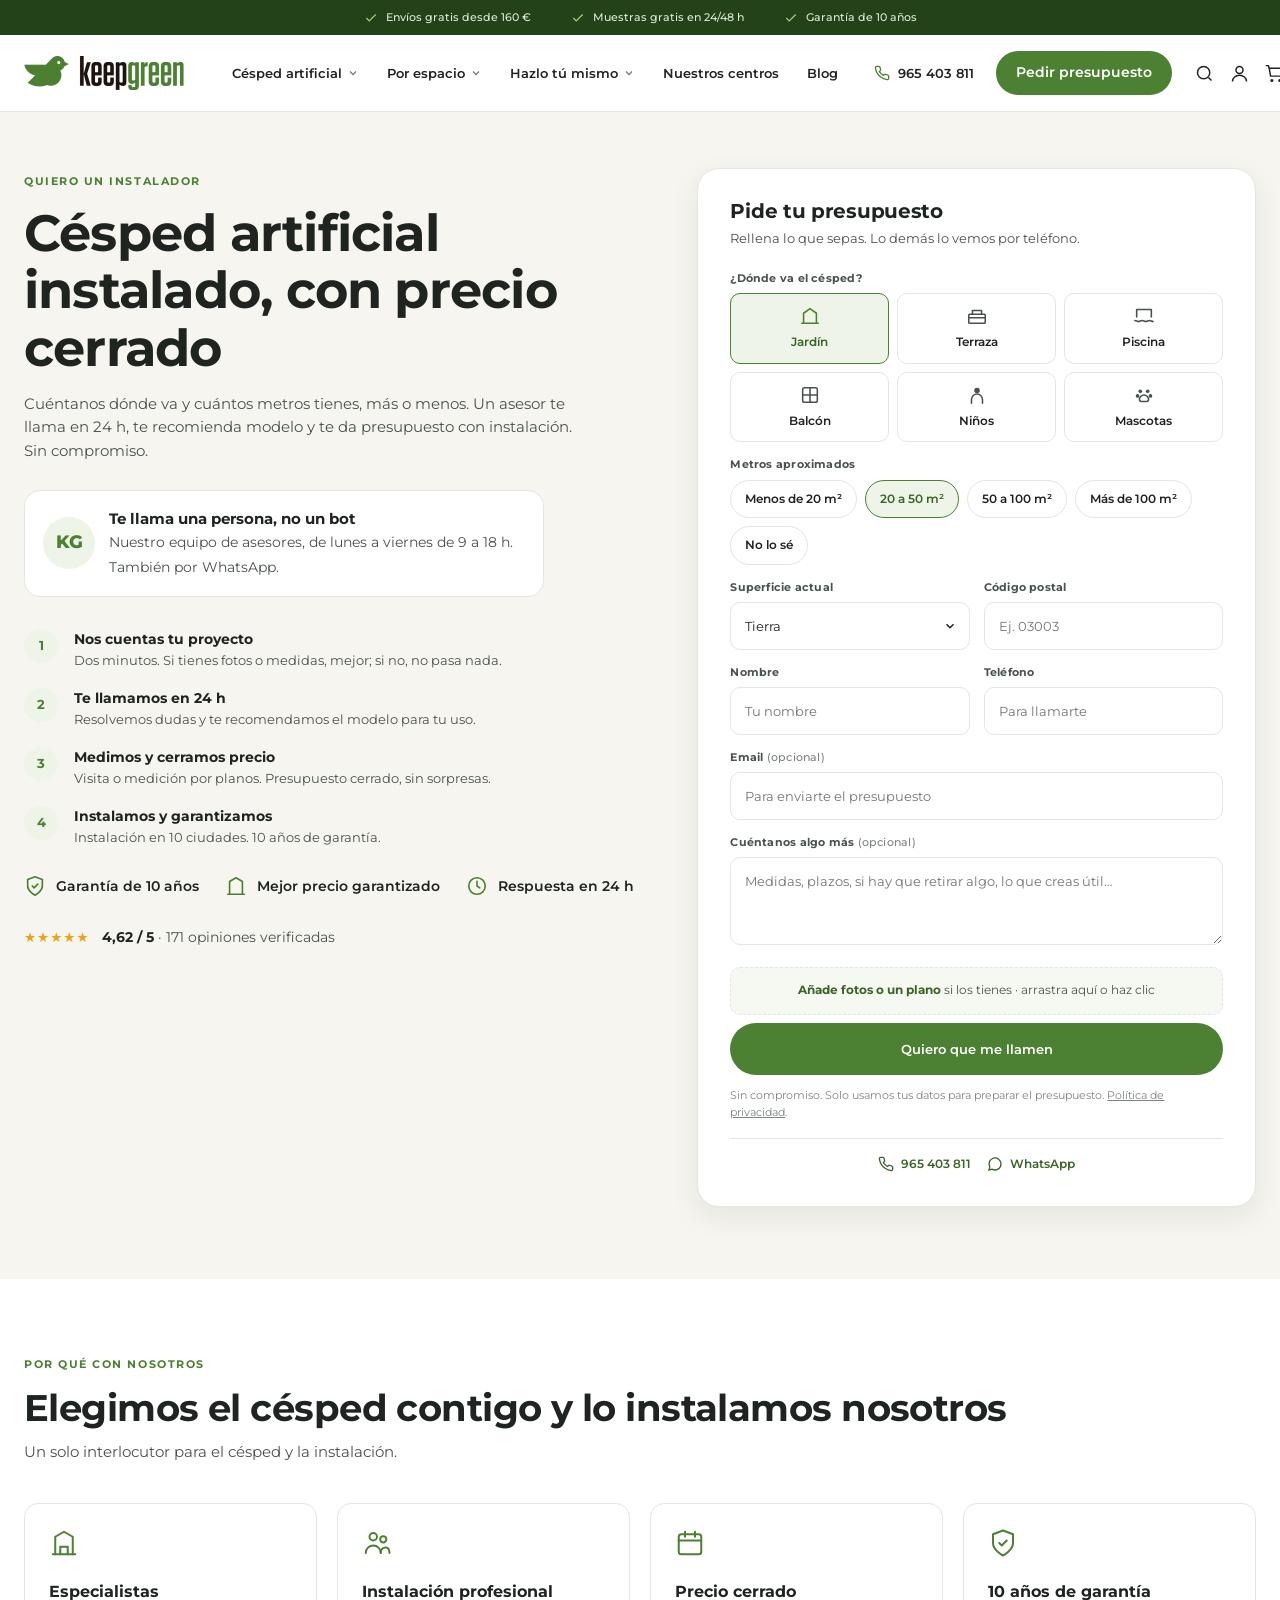
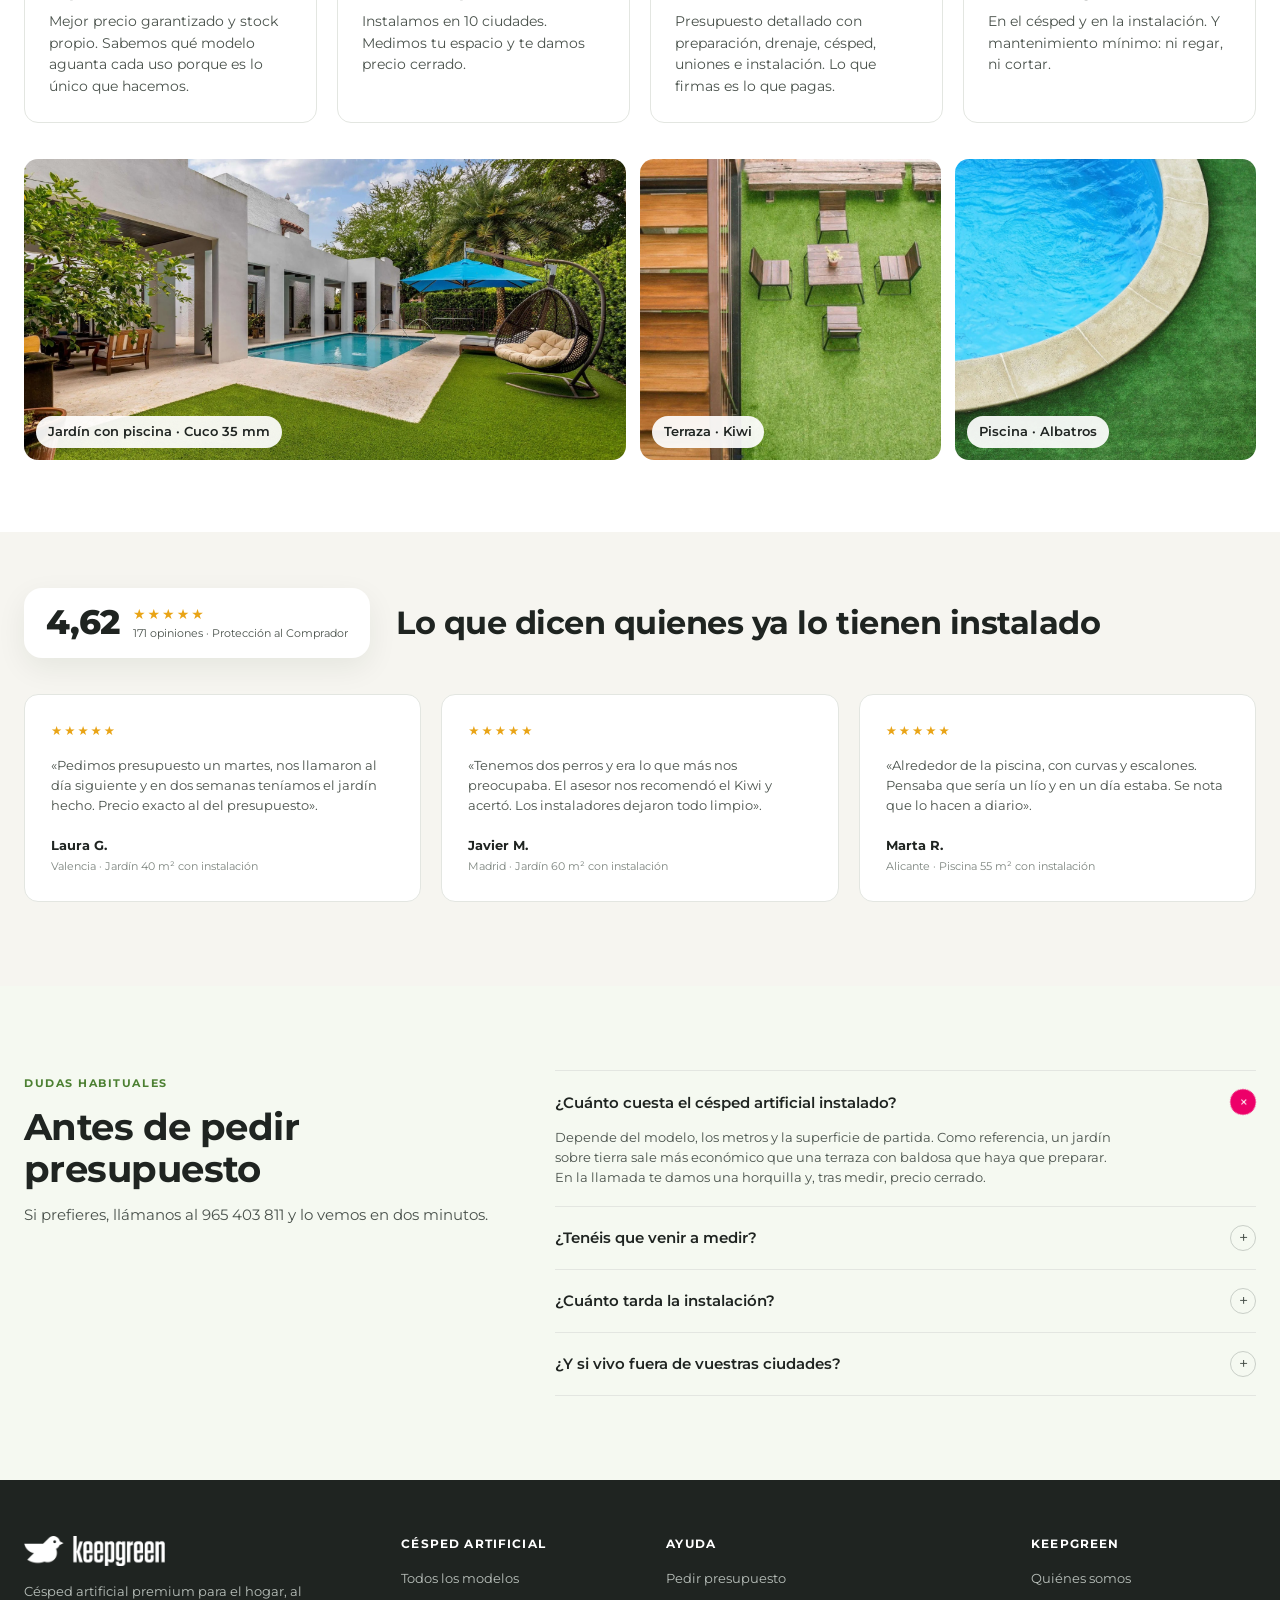
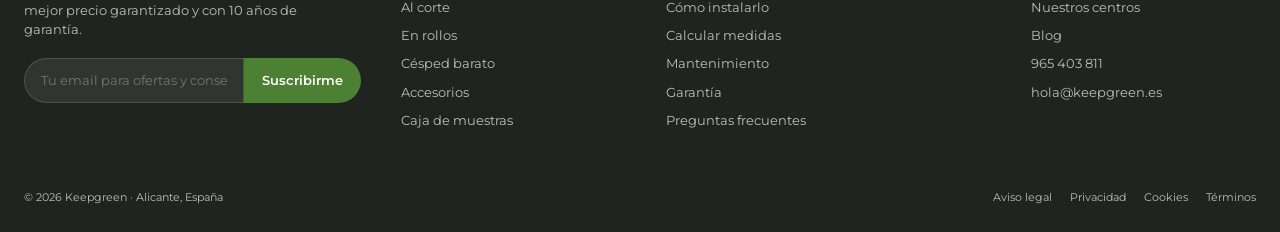
<file: presupuesto.html>
<!DOCTYPE html>
<html lang="es">
<head>
<meta charset="UTF-8">
<meta name="viewport" content="width=device-width, initial-scale=1.0">
<meta name="robots" content="noindex, nofollow">
<title>Pide presupuesto de césped artificial con instalación | Keepgreen</title>
<meta name="description" content="Cuéntanos tu proyecto y un asesor te llama en 24 h con precio cerrado de césped artificial instalado. Especialistas en césped artificial.">
<link rel="icon" type="image/png" sizes="32x32" href="assets/home/favicon.png?v=2">
<link rel="apple-touch-icon" href="assets/home/favicon-180.png?v=2">
<link rel="preconnect" href="https://fonts.googleapis.com">
<link rel="preconnect" href="https://fonts.gstatic.com" crossorigin>
<link href="https://fonts.googleapis.com/css2?family=Montserrat:ital,wght@0,400;0,500;0,600;0,700;0,800;1,400&display=swap" rel="stylesheet">
<link rel="stylesheet" href="assets/kg.css?v=1795784669">
<style>
.ph{background:var(--cream);padding:56px 0 72px}
.ph .wrap{display:grid;grid-template-columns:1.05fr .95fr;gap:56px;align-items:start}
.ph h1{font-size:clamp(32px,4vw,52px);max-width:16ch}
.ph .lead{margin-top:16px}
.promise{display:flex;gap:14px;align-items:center;margin-top:28px;background:#fff;border:1px solid var(--line);border-radius:16px;padding:16px 18px;max-width:520px}
.promise .av{width:52px;height:52px;border-radius:50%;background:var(--green-l);display:grid;place-items:center;flex:none;color:var(--green);font-weight:800;font-size:18px}
.promise b{display:block;font-size:15px}
.promise span{font-size:13.5px;color:var(--ink-2)}
.ph .steps{margin:32px 0 0}
.ph .proof{display:flex;align-items:center;gap:12px;margin-top:30px;font-size:13.5px;color:var(--ink-2)}
.ph .proof .stars{color:#e9a416;letter-spacing:1px}
.ph .proof b{color:var(--ink)}
.ph .guar{display:flex;gap:26px;flex-wrap:wrap;margin-top:28px}
.ph .guar div{display:flex;gap:10px;align-items:center;font-size:13.5px;font-weight:600}
.ph .guar svg{width:22px;height:22px;stroke:var(--green);fill:none;stroke-width:1.8;stroke-linecap:round;stroke-linejoin:round;flex:none}

@media(max-width:900px){.ph .wrap{grid-template-columns:1fr;gap:36px}.form{position:static;padding:24px}.ph{padding:36px 0 56px}}
@media(max-width:520px){.f-grid{grid-template-columns:1fr}.seg{grid-template-columns:1fr 1fr 1fr}}

.why{padding:72px 0}
.grid-w{display:grid;grid-template-columns:repeat(4,1fr);gap:20px;margin-top:36px}
.wc{border:1px solid var(--line);border-radius:var(--r);padding:24px}
.wc svg{width:30px;height:30px;stroke:var(--green);fill:none;stroke-width:1.6;stroke-linecap:round;stroke-linejoin:round;margin-bottom:14px}
.wc b{display:block;font-size:16px;margin-bottom:6px}
.wc p{font-size:14px;color:var(--ink-2)}
@media(max-width:900px){.grid-w{grid-template-columns:1fr 1fr}}
@media(max-width:520px){.grid-w{grid-template-columns:1fr}}

.gallery{display:grid;grid-template-columns:2fr 1fr 1fr;gap:14px;margin-top:36px}
.gallery img{border-radius:var(--r);aspect-ratio:1;object-fit:cover;width:100%;height:100%}
.gallery figure:first-child img{aspect-ratio:2/1}
.gallery figure{position:relative}
.gallery figcaption{position:absolute;left:12px;bottom:12px;background:rgba(255,255,255,.92);border-radius:999px;padding:6px 12px;font-size:12.5px;font-weight:600}
@media(max-width:700px){.gallery{grid-template-columns:1fr 1fr}.gallery figure:first-child{grid-column:1/-1}}
</style>
</head>
<body>

<div class="topbar"><div class="wrap">
  <span><svg viewBox="0 0 24 24" fill="none" stroke="currentColor" stroke-width="2"><path d="M20 6 9 17l-5-5"/></svg>Envíos gratis desde 160&nbsp;€</span>
  <span><svg viewBox="0 0 24 24" fill="none" stroke="currentColor" stroke-width="2"><path d="M20 6 9 17l-5-5"/></svg>Muestras gratis en 24/48&nbsp;h</span>
  <span><svg viewBox="0 0 24 24" fill="none" stroke="currentColor" stroke-width="2"><path d="M20 6 9 17l-5-5"/></svg>Garantía de 10 años</span>
</div></div>

<header class="header"><div class="wrap">
  <a class="logo" href="index.html"><img src="assets/home/logo-keepgreen.png" alt="Keepgreen"></a>
  <nav class="nav">
    <a href="index.html#productos">Césped artificial <svg viewBox="0 0 24 24" fill="none" stroke="currentColor" stroke-width="2.5"><path d="m6 9 6 6 6-6"/></svg></a>
    <a href="index.html#espacios">Por espacio <svg viewBox="0 0 24 24" fill="none" stroke="currentColor" stroke-width="2.5"><path d="m6 9 6 6 6-6"/></svg></a>
    <a href="index.html#guias">Hazlo tú mismo <svg viewBox="0 0 24 24" fill="none" stroke="currentColor" stroke-width="2.5"><path d="m6 9 6 6 6-6"/></svg></a>
    <a href="index.html#centros">Nuestros centros</a>
    <a href="index.html#blog">Blog</a>
  </nav>
  <div class="hright">
    <a class="tel" href="tel:965403811"><svg viewBox="0 0 24 24" fill="none" stroke="currentColor" stroke-width="2"><path d="M22 16.9v3a2 2 0 0 1-2.2 2 19.8 19.8 0 0 1-8.6-3.1 19.5 19.5 0 0 1-6-6A19.8 19.8 0 0 1 2.1 4.2 2 2 0 0 1 4.1 2h3a2 2 0 0 1 2 1.7c.1.9.4 1.8.7 2.7a2 2 0 0 1-.5 2.1L8 9.8a16 16 0 0 0 6 6l1.3-1.3a2 2 0 0 1 2.1-.4c.9.3 1.8.6 2.7.7a2 2 0 0 1 1.7 2z"/></svg>965 403 811</a>
    <a class="btn btn-green hcta" href="presupuesto.html" style="padding:11px 20px;font-size:14px">Pedir presupuesto</a>
    <div class="icons">
      <svg viewBox="0 0 24 24"><circle cx="11" cy="11" r="7"/><path d="m20 20-3.5-3.5"/></svg>
      <svg viewBox="0 0 24 24"><circle cx="12" cy="8" r="4"/><path d="M4 21c0-4 3.6-7 8-7s8 3 8 7"/></svg>
      <svg viewBox="0 0 24 24"><path d="M6 6h15l-1.5 9h-12z"/><path d="M6 6 5 3H2"/><circle cx="9" cy="20" r="1"/><circle cx="18" cy="20" r="1"/></svg>
    </div>
    <button class="burger" aria-label="Menú"><svg viewBox="0 0 24 24" fill="none" stroke="currentColor" stroke-width="2"><path d="M4 7h16M4 12h16M4 17h16"/></svg></button>
  </div>
</div></header>

<section class="ph"><div class="wrap">
  <div>
    <span class="eyebrow">Quiero un instalador</span>
    <h1>Césped artificial instalado, con precio cerrado</h1>
    <p class="lead">Cuéntanos dónde va y cuántos metros tienes, más o menos. Un asesor te llama en 24&nbsp;h, te recomienda modelo y te da presupuesto con instalación. Sin compromiso.</p>
    <div class="promise"><div class="av">KG</div><div><b>Te llama una persona, no un bot</b><span>Nuestro equipo de asesores, de lunes a viernes de 9 a 18&nbsp;h. También por WhatsApp.</span></div></div>
    <div class="steps">
      <div><span>1</span><div><b>Nos cuentas tu proyecto</b><p>Dos minutos. Si tienes fotos o medidas, mejor; si no, no pasa nada.</p></div></div>
      <div><span>2</span><div><b>Te llamamos en 24&nbsp;h</b><p>Resolvemos dudas y te recomendamos el modelo para tu uso.</p></div></div>
      <div><span>3</span><div><b>Medimos y cerramos precio</b><p>Visita o medición por planos. Presupuesto cerrado, sin sorpresas.</p></div></div>
      <div><span>4</span><div><b>Instalamos y garantizamos</b><p>Instalación en 10 ciudades. 10 años de garantía.</p></div></div>
    </div>
    <div class="guar">
      <div><svg viewBox="0 0 24 24"><path d="M12 22s8-4 8-10V5l-8-3-8 3v7c0 6 8 10 8 10z"/><path d="m9 12 2 2 4-4"/></svg>Garantía de 10 años</div>
      <div><svg viewBox="0 0 24 24"><path d="M3 21h18"/><path d="M5 21V7l7-4 7 4v14"/></svg>Mejor precio garantizado</div>
      <div><svg viewBox="0 0 24 24"><circle cx="12" cy="12" r="9"/><path d="M12 7v5l3 2"/></svg>Respuesta en 24&nbsp;h</div>
    </div>
    <div class="proof"><span class="stars">★★★★★</span><span><b>4,62 / 5</b> · 171 opiniones verificadas</span></div>
  </div>

  <form class="form" onsubmit="return false">
    <h2>Pide tu presupuesto</h2>
    <p class="sub">Rellena lo que sepas. Lo demás lo vemos por teléfono.</p>
    <div class="f-grid">
      <div class="full"><label class="l">¿Dónde va el césped?</label>
        <div class="seg">
          <input type="radio" name="uso" id="u1" checked><label for="u1"><svg viewBox="0 0 24 24"><path d="M3 20h18"/><path d="M5 20V9l7-5 7 5v11"/></svg>Jardín</label>
          <input type="radio" name="uso" id="u2"><label for="u2"><svg viewBox="0 0 24 24"><rect x="3" y="10" width="18" height="10" rx="1"/><path d="M3 14h18M7 10V6h10v4"/></svg>Terraza</label>
          <input type="radio" name="uso" id="u3"><label for="u3"><svg viewBox="0 0 24 24"><path d="M2 17c2 0 2 1 4 1s2-1 4-1 2 1 4 1 2-1 4-1 2 1 4 1"/><path d="M4 13V5h16v8"/></svg>Piscina</label>
          <input type="radio" name="uso" id="u4"><label for="u4"><svg viewBox="0 0 24 24"><rect x="4" y="4" width="16" height="16" rx="2"/><path d="M4 12h16M12 4v16"/></svg>Balcón</label>
          <input type="radio" name="uso" id="u5"><label for="u5"><svg viewBox="0 0 24 24"><circle cx="12" cy="7" r="3"/><path d="M6 21v-4a6 6 0 0 1 12 0v4"/></svg>Niños</label>
          <input type="radio" name="uso" id="u6"><label for="u6"><svg viewBox="0 0 24 24"><circle cx="8" cy="8" r="2"/><circle cx="16" cy="8" r="2"/><circle cx="5" cy="13" r="2"/><circle cx="19" cy="13" r="2"/><path d="M12 12c-3 0-5 3-5 5a2 2 0 0 0 2 2h6a2 2 0 0 0 2-2c0-2-2-5-5-5z"/></svg>Mascotas</label>
        </div></div>
      <div class="full"><label class="l">Metros aproximados</label>
        <div class="range">
          <input type="radio" name="m2" id="m1"><label for="m1">Menos de 20 m²</label>
          <input type="radio" name="m2" id="m2" checked><label for="m2">20 a 50 m²</label>
          <input type="radio" name="m2" id="m3"><label for="m3">50 a 100 m²</label>
          <input type="radio" name="m2" id="m4"><label for="m4">Más de 100 m²</label>
          <input type="radio" name="m2" id="m5"><label for="m5">No lo sé</label>
        </div></div>
      <div><label class="l" for="sup">Superficie actual</label><select class="in" id="sup"><option>Tierra</option><option>Cemento u hormigón</option><option>Baldosa</option><option>Césped natural</option><option>No lo sé</option></select></div>
      <div><label class="l" for="cp">Código postal</label><input class="in" id="cp" placeholder="Ej. 03003" inputmode="numeric"></div>
      <div><label class="l" for="nom">Nombre</label><input class="in" id="nom" placeholder="Tu nombre"></div>
      <div><label class="l" for="tel">Teléfono</label><input class="in" id="tel" placeholder="Para llamarte" inputmode="tel"></div>
      <div class="full"><label class="l" for="mail">Email <span style="font-weight:500;color:var(--ink-3)">(opcional)</span></label><input class="in" id="mail" placeholder="Para enviarte el presupuesto" inputmode="email"></div>
      <div class="full"><label class="l" for="msg">Cuéntanos algo más <span style="font-weight:500;color:var(--ink-3)">(opcional)</span></label><textarea class="in" id="msg" placeholder="Medidas, plazos, si hay que retirar algo, lo que creas útil…"></textarea></div>
      <div class="full"><div class="upl"><b>Añade fotos o un plano</b> si los tienes · arrastra aquí o haz clic</div></div>
    </div>
    <button class="btn btn-green" type="submit">Quiero que me llamen</button>
    <p class="legal">Sin compromiso. Solo usamos tus datos para preparar el presupuesto. <a href="#">Política de privacidad</a>.</p>
    <div class="alt">
      <a href="tel:965403811"><svg viewBox="0 0 24 24"><path d="M22 16.9v3a2 2 0 0 1-2.2 2 19.8 19.8 0 0 1-8.6-3.1 19.5 19.5 0 0 1-6-6A19.8 19.8 0 0 1 2.1 4.2 2 2 0 0 1 4.1 2h3a2 2 0 0 1 2 1.7c.1.9.4 1.8.7 2.7a2 2 0 0 1-.5 2.1L8 9.8a16 16 0 0 0 6 6l1.3-1.3a2 2 0 0 1 2.1-.4c.9.3 1.8.6 2.7.7a2 2 0 0 1 1.7 2z"/></svg>965 403 811</a>
      <a href="#"><svg viewBox="0 0 24 24"><path d="M21 12a9 9 0 0 1-13.4 7.8L3 21l1.2-4.6A9 9 0 1 1 21 12z"/></svg>WhatsApp</a>
    </div>
  </form>
</div></section>

<section class="why"><div class="wrap">
  <div class="sec-head"><div><span class="eyebrow">Por qué con nosotros</span><h2>Elegimos el césped contigo y lo instalamos nosotros</h2><p class="lead">Un solo interlocutor para el césped y la instalación.</p></div></div>
  <div class="grid-w">
    <div class="wc"><svg viewBox="0 0 24 24"><path d="M3 21h18"/><path d="M5 21V7l7-4 7 4v14"/><path d="M9 21v-6h6v6"/></svg><b>Especialistas</b><p>Mejor precio garantizado y stock propio. Sabemos qué modelo aguanta cada uso porque es lo único que hacemos.</p></div>
    <div class="wc"><svg viewBox="0 0 24 24"><circle cx="9" cy="7" r="3"/><circle cx="17" cy="9" r="2.5"/><path d="M3 20c0-3.5 2.7-6 6-6s6 2.5 6 6"/><path d="M15 20c0-2.5 1.5-4.5 4-4.5s3 2 3 4.5"/></svg><b>Instalación profesional</b><p>Instalamos en 10 ciudades. Medimos tu espacio y te damos precio cerrado.</p></div>
    <div class="wc"><svg viewBox="0 0 24 24"><rect x="3" y="5" width="18" height="16" rx="2"/><path d="M3 10h18M8 3v4M16 3v4"/></svg><b>Precio cerrado</b><p>Presupuesto detallado con preparación, drenaje, césped, uniones e instalación. Lo que firmas es lo que pagas.</p></div>
    <div class="wc"><svg viewBox="0 0 24 24"><path d="M12 22s8-4 8-10V5l-8-3-8 3v7c0 6 8 10 8 10z"/><path d="m9 12 2 2 4-4"/></svg><b>10 años de garantía</b><p>En el césped y en la instalación. Y mantenimiento mínimo: ni regar, ni cortar.</p></div>
  </div>
  <div class="gallery">
    <figure><img src="assets/home/hero-desktop.webp" alt=""><figcaption>Jardín con piscina · Cuco 35 mm</figcaption></figure>
    <figure><img src="assets/home/como-elegir-cesped-artificial.webp" alt=""><figcaption>Terraza · Kiwi</figcaption></figure>
    <figure><img src="assets/home/consejos-mantenimiento-cesped-artificial.webp" alt=""><figcaption>Piscina · Albatros</figcaption></figure>
  </div>
</div></section>

<section class="sec reviews"><div class="wrap">
  <div class="rev-head">
    <div class="score"><b>4,62</b><div><div class="stars">★★★★★</div><span>171 opiniones · Protección al Comprador</span></div></div>
    <div><h2 style="font-size:clamp(24px,2.6vw,32px)">Lo que dicen quienes ya lo tienen instalado</h2></div>
  </div>
  <div class="grid-r">
    <div class="rc"><div class="stars">★★★★★</div><p>«Pedimos presupuesto un martes, nos llamaron al día siguiente y en dos semanas teníamos el jardín hecho. Precio exacto al del presupuesto».</p><b>Laura G.</b><small>Valencia · Jardín 40 m² con instalación</small></div>
    <div class="rc"><div class="stars">★★★★★</div><p>«Tenemos dos perros y era lo que más nos preocupaba. El asesor nos recomendó el Kiwi y acertó. Los instaladores dejaron todo limpio».</p><b>Javier M.</b><small>Madrid · Jardín 60 m² con instalación</small></div>
    <div class="rc"><div class="stars">★★★★★</div><p>«Alrededor de la piscina, con curvas y escalones. Pensaba que sería un lío y en un día estaba. Se nota que lo hacen a diario».</p><b>Marta R.</b><small>Alicante · Piscina 55 m² con instalación</small></div>
  </div>
</div></section>

<section class="sec faq"><div class="wrap">
  <div><span class="eyebrow">Dudas habituales</span><h2>Antes de pedir presupuesto</h2><p class="lead" style="margin-top:14px">Si prefieres, llámanos al 965 403 811 y lo vemos en dos minutos.</p></div>
  <div>
    <details open><summary>¿Cuánto cuesta el césped artificial instalado?<span>+</span></summary><p>Depende del modelo, los metros y la superficie de partida. Como referencia, un jardín sobre tierra sale más económico que una terraza con baldosa que haya que preparar. En la llamada te damos una horquilla y, tras medir, precio cerrado.</p></details>
    <details><summary>¿Tenéis que venir a medir?<span>+</span></summary><p>Si tienes planos o medidas fiables, cerramos el presupuesto sin visita. Si no, vamos nosotros sin coste en nuestras 10 ciudades.</p></details>
    <details><summary>¿Cuánto tarda la instalación?<span>+</span></summary><p>Un jardín de hasta 50 m² suele ser un día de trabajo. Preparación del terreno, drenaje, césped, uniones, arena y cepillado.</p></details>
    <details><summary>¿Y si vivo fuera de vuestras ciudades?<span>+</span></summary><p>Te enviamos el césped cortado a medida con todo lo necesario y te acompañamos por teléfono con las guías. Muchos clientes lo instalan ellos mismos en un fin de semana.</p></details>
  </div>
</div></section>

<footer class="footer"><div class="wrap">
  <div class="cols">
    <div class="brand"><img src="assets/home/logo-keepgreen.png" alt="Keepgreen"><p>Césped artificial premium para el hogar, al mejor precio garantizado y con 10 años de garantía.</p>
      <form class="news" onsubmit="return false"><input type="email" placeholder="Tu email para ofertas y consejos"><button>Suscribirme</button></form></div>
    <div><h4>Césped artificial</h4><ul><li><a href="index.html#productos">Todos los modelos</a></li><li><a href="#">Al corte</a></li><li><a href="#">En rollos</a></li><li><a href="#">Césped barato</a></li><li><a href="#">Accesorios</a></li><li><a href="index.html#muestras">Caja de muestras</a></li></ul></div>
    <div><h4>Ayuda</h4><ul><li><a href="presupuesto.html">Pedir presupuesto</a></li><li><a href="#">Cómo instalarlo</a></li><li><a href="#">Calcular medidas</a></li><li><a href="#">Mantenimiento</a></li><li><a href="#">Garantía</a></li><li><a href="#">Preguntas frecuentes</a></li></ul></div>
    <div><h4>Keepgreen</h4><ul><li><a href="#">Quiénes somos</a></li><li><a href="index.html#centros">Nuestros centros</a></li><li><a href="index.html#blog">Blog</a></li><li><a href="tel:965403811">965 403 811</a></li><li><a href="mailto:hola@keepgreen.es">hola@keepgreen.es</a></li></ul></div>
  </div>
  <div class="bottom"><span>© 2026 Keepgreen · Alicante, España</span><div><a href="#">Aviso legal</a><a href="#">Privacidad</a><a href="#">Cookies</a><a href="#">Términos</a></div></div>
</div></footer>
</body>
</html>
</file>
<file: assets/kg.css>
/* Keepgreen · estilos compartidos (home + páginas) */
*,*::before,*::after{box-sizing:border-box;margin:0;padding:0}
:root{
  --green:#4c8032; --green-d:#3a6526; --green-dd:#24421a; --green-l:#eef4e8; --green-ll:#f5f9f1;
  --ink:#1f2421; --ink-2:#4a524c; --ink-3:#7d857f;
  --line:#e3e6e1; --cream:#f6f5f0; --white:#fff;
  --pink:#ed0069;
  --r:14px; --rs:8px;
  --f:'Montserrat',system-ui,sans-serif;
  --shadow:0 10px 30px rgba(31,36,33,.08);
}
html{scroll-behavior:smooth}
body{font-family:var(--f);color:var(--ink);background:var(--white);line-height:1.55;-webkit-font-smoothing:antialiased;overflow-x:hidden}
img{display:block;max-width:100%}
a{color:inherit;text-decoration:none}
button{font:inherit;cursor:pointer;border:0;background:none}
.wrap{width:min(1240px,calc(100% - 48px));margin-inline:auto}
.btn{display:inline-flex;align-items:center;gap:10px;padding:15px 26px;border-radius:999px;font-weight:600;font-size:13px;transition:background .2s,transform .2s,box-shadow .2s;white-space:nowrap}
.btn-green{background:var(--green);color:#fff}
.btn-green:hover{background:var(--green-d);transform:translateY(-1px)}
.btn-dark{background:var(--ink);color:#fff}
.btn-dark:hover{background:#000}
.btn-white{background:#fff;color:var(--ink)}
.btn-white:hover{background:var(--green-l)}
.btn-ghost{border:1.5px solid var(--ink);color:var(--ink);padding:13px 24px}
.btn-ghost:hover{background:var(--ink);color:#fff}
.btn-ghost-w{border:1.5px solid rgba(255,255,255,.7);color:#fff;padding:13px 24px}
.btn-ghost-w:hover{background:#fff;color:var(--ink)}
.btn svg{width:18px;height:18px}
.eyebrow{display:inline-block;font-size:11px;font-weight:700;letter-spacing:.14em;text-transform:uppercase;color:var(--green);margin-bottom:14px}
h1,h2,h3{line-height:1.12;letter-spacing:-.015em;font-weight:700}
h2{font-size:clamp(24.5px,2.99vw,37px)}
.lead{font-size:15px;color:var(--ink-2);max-width:56ch}
.sec{padding:84px 0}
.sec-head{display:flex;align-items:flex-end;justify-content:space-between;gap:32px;margin-bottom:40px}
.sec-head .lead{margin-top:12px}
@media(max-width:760px){.sec{padding:60px 0}.sec-head{flex-direction:column;align-items:flex-start;gap:16px}}

/* top bar */
.topbar{background:var(--green-dd);color:#dfe9d6;font-size:11px;font-weight:500}
.topbar .wrap{display:flex;justify-content:center;gap:40px;padding:9px 0}
.topbar span{display:flex;align-items:center;gap:8px}
.topbar svg{width:14px;height:14px;color:#9fd27f}
@media(max-width:760px){.topbar span:not(:first-child){display:none}}

/* header */
.header{position:sticky;top:0;z-index:50;background:rgba(255,255,255,.94);backdrop-filter:saturate(180%) blur(12px);border-bottom:1px solid var(--line)}
.header .wrap{display:flex;align-items:center;gap:36px;height:76px}
.logo img{height:34px;width:auto}
.nav{display:flex;gap:28px;font-weight:600;font-size:13px;margin-left:12px}
.nav a{display:flex;align-items:center;gap:5px;color:var(--ink)}
.nav a svg{width:12px;height:12px;opacity:.6}
.nav a:hover{color:var(--green)}
.hright{margin-left:auto;display:flex;align-items:center;gap:22px}
.tel{font-weight:600;font-size:13px;display:flex;align-items:center;gap:8px}
.tel svg{width:16px;height:16px;color:var(--green)}
.icons{display:flex;gap:14px}
.icons svg{width:21px;height:21px;stroke:var(--ink);fill:none;stroke-width:1.7}
.burger{display:none}
@media(max-width:1000px){.nav,.tel,.hcta{display:none}.burger{display:block;margin-left:auto}.hright{margin-left:0}.burger svg{width:26px;height:26px}}

/* hero variants */
body:not([data-hero="a"]) .hero-a,body:not([data-hero="b"]) .hero-b,body:not([data-hero="c"]) .hero-c,body:not([data-hero="d"]) .hero-d,body:not([data-hero="e"]) .hero-e,body:not([data-hero="f"]) .hero-f,body:not([data-hero="g"]) .hero-g{display:none!important}
.hero-b{display:block}
.hero-a{position:relative;min-height:640px;height:78vh;max-height:800px;display:grid;place-items:center;color:#fff;isolation:isolate}
.hero-a img{position:absolute;inset:0;width:100%;height:100%;object-fit:cover;z-index:-2}
.hero-a::after{content:"";position:absolute;inset:0;z-index:-1;background:linear-gradient(180deg,rgba(0,0,0,.18) 0%,rgba(0,0,0,.42) 100%)}
.hero-a .wrap{text-align:center;display:flex;flex-direction:column;align-items:center}
.hero-a .eyebrow{color:#c7e5b3}
.hero-a h1{font-size:clamp(33.5px,5.28vw,67px);max-width:14ch;text-shadow:0 2px 24px rgba(0,0,0,.25)}
.hero-a p{margin:22px 0 32px;font-size:clamp(14px,1.32vw,16.5px);max-width:48ch;color:rgba(255,255,255,.92)}
.hero-a .cta{display:flex;gap:14px;flex-wrap:wrap;justify-content:center}
.hero-a .pill{position:absolute;bottom:28px;left:50%;transform:translateX(-50%);display:flex;gap:10px;flex-wrap:wrap;justify-content:center}
.hero-a .pill a{background:rgba(255,255,255,.14);border:1px solid rgba(255,255,255,.35);backdrop-filter:blur(8px);color:#fff;padding:9px 16px;border-radius:999px;font-size:12px;font-weight:600}
.hero-a .pill a:hover{background:#fff;color:var(--ink)}
@media(max-width:760px){.hero-a{height:auto;min-height:0;padding:64px 0 36px;grid-template-rows:auto auto}.hero-a .pill{position:static;transform:none;margin-top:28px;padding:0 24px}}

.hero-b{background:var(--cream)}
.hero-b .wrap{display:grid;grid-template-columns:1.05fr 1fr;gap:56px;align-items:center;min-height:640px;padding:48px 0}
.hero-b h1{font-size:clamp(33.5px,4.58vw,58px);max-width:13ch}
.hero-b h1 em{font-style:normal;color:var(--green)}
.hero-b p{margin:22px 0 32px;font-size:16px;color:var(--ink-2);max-width:46ch}
.hero-b .cta{display:flex;gap:14px;flex-wrap:wrap}
.hero-b .proof{display:flex;align-items:center;gap:14px;margin-top:34px;font-size:12px;color:var(--ink-2)}
.hero-b .proof .stars{color:#e9a416;letter-spacing:1px}
.hero-b .proof b{color:var(--ink)}
.hero-b .pic{position:relative}
.hero-b .pic img{border-radius:24px;aspect-ratio:4/4.6;object-fit:cover;width:100%}
.hero-b .card{position:absolute;left:-36px;bottom:40px;background:#fff;border-radius:16px;box-shadow:var(--shadow);padding:16px 18px;display:flex;gap:14px;align-items:center;max-width:300px}
.hero-b .card img{width:64px;height:64px;border-radius:10px;aspect-ratio:1;object-fit:cover}
.hero-b .card b{display:block;font-size:12.5px}
.hero-b .card span{font-size:11.5px;color:var(--ink-2)}
.hero-b .badge{position:absolute;top:22px;right:22px;background:var(--pink);color:#fff;font-weight:700;font-size:11.5px;padding:8px 14px;border-radius:999px}
@media(max-width:900px){.hero-b .wrap{grid-template-columns:1fr;min-height:0}.hero-b .pic{order:-1}.hero-b .pic img{aspect-ratio:4/3}.hero-b .card{left:16px;bottom:16px}}

.hero-c{position:relative;min-height:640px;height:80vh;max-height:820px;display:flex;align-items:flex-end;color:#fff;isolation:isolate}
.hero-c img{position:absolute;inset:0;width:100%;height:100%;object-fit:cover;z-index:-2}
.hero-c::after{content:"";position:absolute;inset:0;z-index:-1;background:linear-gradient(90deg,rgba(0,0,0,.55) 0%,rgba(0,0,0,.15) 60%,rgba(0,0,0,0) 100%),linear-gradient(0deg,rgba(0,0,0,.45) 0%,rgba(0,0,0,0) 50%)}
.hero-c .wrap{padding-bottom:64px;display:grid;grid-template-columns:1.2fr .8fr;gap:40px;align-items:end}
.hero-c h1{font-size:clamp(35px,5.63vw,74px);line-height:1.02;max-width:12ch}
.hero-c p{margin:20px 0 28px;font-size:16px;max-width:44ch;color:rgba(255,255,255,.9)}
.hero-c .cta{display:flex;gap:14px;flex-wrap:wrap}
.hero-c .panel{background:rgba(255,255,255,.96);color:var(--ink);border-radius:18px;padding:22px 24px;box-shadow:var(--shadow)}
.hero-c .panel h3{font-size:13px;margin-bottom:12px}
.hero-c .panel .chips{display:flex;flex-wrap:wrap;gap:8px}
.hero-c .panel .chips a{border:1.5px solid var(--line);padding:9px 14px;border-radius:999px;font-size:12px;font-weight:600;background:#fff}
.hero-c .panel .chips a:hover{border-color:var(--green);color:var(--green)}
.hero-c .panel small{display:block;margin-top:12px;font-size:11px;color:var(--ink-3)}
@media(max-width:900px){.hero-c .wrap{grid-template-columns:1fr}.hero-c .panel{display:none}}

/* HERO D · dos puertas */
.hero-d{position:relative;min-height:680px;display:flex;align-items:center;color:#fff;isolation:isolate;padding:48px 0 56px}
.hero-d>img{position:absolute;inset:0;width:100%;height:100%;object-fit:cover;z-index:-2}
.hero-d::after{content:"";position:absolute;inset:0;z-index:-1;background:linear-gradient(90deg,rgba(0,0,0,.6) 0%,rgba(0,0,0,.35) 50%,rgba(0,0,0,.15) 100%)}
.hero-d .eyebrow{color:#c7e5b3}
.hero-d h1{font-size:clamp(30px,3.7vw,47.5px);max-width:18ch;line-height:1.05}
.hero-d .sub{margin:14px 0 26px;font-size:15px;max-width:56ch;color:rgba(255,255,255,.9)}
.doors{display:grid;grid-template-columns:1fr 1fr;gap:18px;max-width:900px}
.door{background:#fff;color:var(--ink);border-radius:20px;padding:22px 24px 22px;display:flex;flex-direction:column;gap:12px;box-shadow:0 20px 50px rgba(0,0,0,.25);position:relative;transition:transform .25s}
.door:hover{transform:translateY(-3px)}
.door .ic{width:46px;height:46px;border-radius:12px;background:var(--green-l);display:grid;place-items:center;margin-bottom:4px}
.door .ic svg{width:24px;height:24px;stroke:var(--green);fill:none;stroke-width:1.8;stroke-linecap:round;stroke-linejoin:round}
.door small{font-size:11px;font-weight:700;letter-spacing:.12em;text-transform:uppercase;color:var(--ink-3)}
.door h2{font-size:21px;letter-spacing:-.01em}
.door p{font-size:13px;color:var(--ink-2);flex:1}
.door .btn{justify-content:center;margin-top:6px}
.door ul{list-style:none;display:grid;gap:6px;font-size:12px;color:var(--ink-2);margin:4px 0 8px}
.door ul li{display:flex;gap:8px;align-items:center}
.door ul svg{width:14px;height:14px;stroke:var(--green);fill:none;stroke-width:2.5;flex:none}
.door.pro{outline:2px solid var(--green)}
.door .fav{position:absolute;top:-12px;right:18px;background:var(--green);color:#fff;font-size:11.5px;font-weight:700;padding:5px 11px;border-radius:999px;letter-spacing:.06em}
.hero-d .help{margin-top:22px;font-size:12.5px;color:rgba(255,255,255,.85);display:flex;gap:18px;flex-wrap:wrap;align-items:center}
.hero-d .help a{text-decoration:underline;text-underline-offset:3px;font-weight:600;color:#fff}
@media(max-width:760px){.hero-d{padding:48px 0 44px;min-height:0}.doors{grid-template-columns:1fr}.door{padding:22px}.door h2{font-size:18.5px}}

/* instaladores */
.install{background:var(--ink);color:#fff}
.install .wrap{display:grid;grid-template-columns:1fr 1fr;gap:64px;align-items:center}
.install .eyebrow{color:#9fd27f}
.install .lead{color:rgba(255,255,255,.75)}
.install .steps b{color:#fff}.install .steps p{color:rgba(255,255,255,.7)}.install .steps span{background:rgba(255,255,255,.1);color:#9fd27f}
.install img{border-radius:22px;aspect-ratio:4/4.4;object-fit:cover;width:100%}
.install .chips{display:flex;flex-wrap:wrap;gap:8px;margin-top:22px}
.install .chips span{border:1px solid rgba(255,255,255,.25);padding:7px 13px;border-radius:999px;font-size:11.5px;color:rgba(255,255,255,.85)}
@media(max-width:860px){.install .wrap{grid-template-columns:1fr;gap:32px}}

/* trust */
.trust{border-bottom:1px solid var(--line)}
.trust .wrap{display:grid;grid-template-columns:repeat(4,1fr);gap:24px;padding:26px 0}
.trust div{display:flex;gap:14px;align-items:center}
.trust svg{width:38px;height:38px;flex:none;stroke:var(--green);fill:none;stroke-width:1.5;stroke-linecap:round;stroke-linejoin:round}
.trust b{display:block;font-size:13px}
.trust span{font-size:11.5px;color:var(--ink-2)}
@media(max-width:900px){.trust .wrap{grid-template-columns:1fr 1fr}}
@media(max-width:520px){.trust .wrap{grid-template-columns:1fr;gap:16px}}

/* espacios */
.spaces{display:grid;grid-template-columns:repeat(6,1fr);gap:16px}
.space{position:relative;aspect-ratio:3/4;border-radius:var(--r);overflow:hidden;background:var(--green-l);isolation:isolate}
.space img{width:100%;height:100%;object-fit:cover;transition:transform .6s cubic-bezier(.22,1,.36,1)}
.space:hover img{transform:scale(1.05)}
.space::after{content:"";position:absolute;inset:0;background:linear-gradient(0deg,rgba(0,0,0,.55),rgba(0,0,0,0) 55%)}
.space b{position:absolute;left:16px;bottom:14px;z-index:1;color:#fff;font-size:15px}
.space i{position:absolute;right:12px;top:12px;z-index:1;width:30px;height:30px;border-radius:50%;background:rgba(255,255,255,.9);display:grid;place-items:center;opacity:0;transition:opacity .25s}
.space:hover i{opacity:1}
.space i svg{width:14px;height:14px}
@media(max-width:1000px){.spaces{grid-template-columns:repeat(3,1fr)}}
@media(max-width:560px){.spaces{grid-template-columns:repeat(2,1fr);gap:10px}}

/* productos */
.products-sec{background:var(--green-ll)}
.filters{display:flex;gap:8px;flex-wrap:wrap;margin-bottom:28px}
.filters button{padding:9px 16px;border-radius:999px;border:1.5px solid var(--line);background:#fff;font-size:12px;font-weight:600;color:var(--ink-2)}
.filters button.on{background:var(--ink);border-color:var(--ink);color:#fff}
.grid-p{display:grid;grid-template-columns:repeat(3,1fr);gap:22px}
.pc{background:#fff;border-radius:var(--r);overflow:hidden;border:1px solid var(--line);display:flex;flex-direction:column;transition:transform .25s,box-shadow .25s}
.pc:hover{transform:translateY(-4px);box-shadow:var(--shadow)}
.pc .ph{position:relative;background:#f3f3f0}
.pc .ph img{aspect-ratio:1/.78;object-fit:cover;width:100%}
.pc .ph .off{position:absolute;left:14px;top:14px;background:var(--pink);color:#fff;font-size:11px;font-weight:700;padding:6px 10px;border-radius:999px}
.pc .ph .mm{position:absolute;right:14px;top:14px;background:#fff;font-size:11px;font-weight:700;padding:6px 10px;border-radius:999px;border:1px solid var(--line)}
.pc .body{padding:20px 20px 22px;display:flex;flex-direction:column;gap:12px;flex:1}
.pc h3{font-size:16.5px;letter-spacing:.04em}
.pc .sub{font-size:12px;color:var(--ink-2);margin-top:2px}
.pc .price{display:flex;align-items:baseline;gap:10px}
.pc .price b{font-size:21px}
.pc .price s{color:var(--ink-3);font-size:12.5px}
.pc .price small{font-size:11px;color:var(--ink-3)}
.bars{display:grid;grid-template-columns:1fr 1fr;gap:8px 18px;font-size:11px;color:var(--ink-2)}
.bars div{display:flex;justify-content:space-between;align-items:center;gap:8px}
.bars u{display:flex;gap:3px;text-decoration:none}
.bars u i{width:14px;height:5px;border-radius:3px;background:var(--line)}
.bars u i.f{background:var(--green)}
.pc .act{display:flex;gap:10px;margin-top:auto;padding-top:6px}
.pc .act .btn{flex:1;justify-content:center;padding:12px 16px;font-size:12.5px}
@media(max-width:1000px){.grid-p{grid-template-columns:1fr 1fr}}
@media(max-width:600px){.grid-p{grid-template-columns:1fr}}

/* corte band */
.band{background:var(--green);color:#fff;border-radius:22px;padding:44px 52px;display:grid;grid-template-columns:1.3fr auto;align-items:center;gap:32px;margin-top:36px}
.band h3{font-size:clamp(19.5px,2.11vw,26.5px)}
.band p{margin-top:8px;color:#dfe9d6;max-width:60ch}
@media(max-width:800px){.band{grid-template-columns:1fr;padding:32px}}

/* muestras */
.samples .wrap{display:grid;grid-template-columns:1fr 1fr;gap:64px;align-items:center}
.samples .pic{position:relative}
.samples .pic img{border-radius:22px;aspect-ratio:1;object-fit:cover}
.samples .tag{position:absolute;left:24px;top:24px;background:#fff;border-radius:999px;padding:10px 16px;font-weight:700;font-size:11.5px;display:flex;gap:8px;align-items:center;box-shadow:var(--shadow)}
.samples .tag i{width:8px;height:8px;border-radius:50%;background:var(--green)}
.steps{display:grid;gap:18px;margin:28px 0 32px}
.steps>div{display:flex;gap:16px;align-items:flex-start}
.steps span{flex:none;width:34px;height:34px;border-radius:50%;background:var(--green-l);color:var(--green);font-weight:700;display:grid;place-items:center;font-size:12.5px}
.steps b{display:block;font-size:13.5px}
.steps p{font-size:13px;color:var(--ink-2)}
@media(max-width:860px){.samples .wrap{grid-template-columns:1fr;gap:36px}}

/* opiniones */
.reviews{background:var(--cream)}
.rev-head{display:flex;align-items:center;gap:22px;margin-bottom:36px;flex-wrap:wrap}
.score{display:flex;align-items:center;gap:14px;background:#fff;border-radius:14px;padding:14px 18px;border:1px solid var(--line)}
.score b{font-size:26.5px;line-height:1}
.score .stars{color:#e9a416;font-size:14px;letter-spacing:2px}
.score span{display:block;font-size:11px;color:var(--ink-2)}
.grid-r{display:grid;grid-template-columns:repeat(3,1fr);gap:20px}
.rc{background:#fff;border-radius:var(--r);padding:26px;border:1px solid var(--line)}
.rc .stars{color:#e9a416;letter-spacing:2px;font-size:12.5px}
.rc p{margin:14px 0 18px;font-size:13px;color:var(--ink-2)}
.rc b{font-size:12.5px}
.rc small{display:block;color:var(--ink-3);font-size:11px}
@media(max-width:860px){.grid-r{grid-template-columns:1fr}}

/* guías */
.grid-g{display:grid;grid-template-columns:repeat(3,1fr);gap:22px}
.gc{border-radius:var(--r);overflow:hidden;background:var(--white);border:1px solid var(--line)}
.gc img{aspect-ratio:4/3;object-fit:cover;width:100%;transition:transform .6s cubic-bezier(.22,1,.36,1)}
.gc:hover img{transform:scale(1.04)}
.gc .ov{overflow:hidden}
.gc div.t{padding:22px}
.gc h3{font-size:16.5px;margin-bottom:8px}
.gc p{font-size:13px;color:var(--ink-2)}
.gc a.more{display:inline-flex;gap:8px;align-items:center;margin-top:16px;font-weight:700;font-size:12.5px;color:var(--green)}
.gc a.more svg{width:16px;height:16px}
@media(max-width:860px){.grid-g{grid-template-columns:1fr}}

/* blog */
.grid-b{display:grid;grid-template-columns:1.3fr 1fr;gap:22px}
.bc{position:relative;border-radius:var(--r);overflow:hidden;min-height:300px;display:flex;align-items:flex-end;color:#fff;isolation:isolate}
.bc img{position:absolute;inset:0;width:100%;height:100%;object-fit:cover;z-index:-2}
.bc::after{content:"";position:absolute;inset:0;z-index:-1;background:linear-gradient(0deg,rgba(0,0,0,.72),rgba(0,0,0,.05) 60%)}
.bc div{padding:26px}
.bc small{font-size:11px;font-weight:700;letter-spacing:.1em;text-transform:uppercase;color:#c7e5b3}
.bc h3{font-size:19.5px;margin-top:8px;max-width:22ch}
.list-b{display:grid;gap:14px}
.lb{display:grid;grid-template-columns:110px 1fr;gap:16px;align-items:center;border:1px solid var(--line);border-radius:var(--rs);overflow:hidden;background:#fff}
.lb img{aspect-ratio:1;object-fit:cover;height:100%}
.lb h3{font-size:13px;line-height:1.3}
.lb small{font-size:11px;color:var(--ink-3)}
.lb div{padding:10px 14px 10px 0}
@media(max-width:860px){.grid-b{grid-template-columns:1fr}}

/* faq */
.faq{background:var(--green-ll)}
.faq .wrap{display:grid;grid-template-columns:.8fr 1.2fr;gap:64px}
details{border-bottom:1px solid var(--line);padding:18px 0}
details:first-of-type{border-top:1px solid var(--line)}
summary{list-style:none;display:flex;justify-content:space-between;align-items:center;gap:20px;font-weight:600;font-size:14px;cursor:pointer}
summary::-webkit-details-marker{display:none}
summary span{flex:none;width:26px;height:26px;border-radius:50%;border:1.5px solid var(--ink);display:grid;place-items:center;font-size:16px;line-height:1;transition:transform .25s}
details[open] summary span{transform:rotate(45deg);background:var(--ink);color:#fff}
details p{margin-top:12px;color:var(--ink-2);font-size:13px;max-width:62ch}
@media(max-width:860px){.faq .wrap{grid-template-columns:1fr;gap:28px}}

/* centros */
.centers .wrap{display:grid;grid-template-columns:1fr 1fr;gap:48px;align-items:center}
.centers img{border-radius:22px;width:100%}
.cities{display:flex;flex-wrap:wrap;gap:8px;margin-top:22px}
.cities a{padding:9px 16px;border-radius:999px;border:1.5px solid var(--line);font-size:12.5px;font-weight:600}
.cities a:hover{border-color:var(--green);color:var(--green)}
@media(max-width:860px){.centers .wrap{grid-template-columns:1fr}}

/* footer */
.footer{background:var(--ink);color:#b9c0bb;padding:64px 0 28px;font-size:12.5px}
.footer .cols{display:grid;grid-template-columns:1.5fr 1fr 1fr 1fr;gap:40px;padding-bottom:40px;border-bottom:1px solid rgba(255,255,255,.1)}
.footer h4{color:#fff;font-size:11.5px;letter-spacing:.1em;text-transform:uppercase;margin-bottom:16px}
.footer ul{list-style:none;display:grid;gap:9px}
.footer a:hover{color:#fff}
.footer .brand img{height:30px;filter:brightness(0) invert(1);margin-bottom:16px}
.footer .brand p{max-width:34ch}
.footer .news{display:flex;margin-top:18px;max-width:360px}
.footer .news input{flex:1;background:rgba(255,255,255,.08);border:1px solid rgba(255,255,255,.14);border-radius:999px 0 0 999px;padding:12px 16px;color:#fff;font:inherit;font-size:12.5px}
.footer .news button{background:var(--green);color:#fff;border-radius:0 999px 999px 0;padding:0 18px;font-weight:600}
.footer .bottom{display:flex;justify-content:space-between;gap:20px;padding-top:22px;font-size:11px;flex-wrap:wrap}
.footer .bottom div{display:flex;gap:18px;flex-wrap:wrap}
@media(max-width:860px){.footer .cols{grid-template-columns:1fr 1fr}}

/* variante selector (solo mockup) */
.vsel{position:fixed;right:16px;bottom:16px;z-index:99;display:flex;gap:6px;background:#fff;padding:6px;border-radius:999px;box-shadow:var(--shadow);border:1px solid var(--line)}
.vsel a{width:34px;height:34px;border-radius:50%;display:grid;place-items:center;font-weight:700;font-size:11.5px;color:var(--ink-2)}
.vsel a.on{background:var(--ink);color:#fff}
.vsel.hide{display:none}

.reveal{opacity:0;transform:translateY(22px);transition:opacity .6s cubic-bezier(.22,1,.36,1),transform .6s cubic-bezier(.22,1,.36,1)}
.reveal.visible{opacity:1;transform:none}

/* formulario (compartido: presupuesto + home) */
.form{background:#fff;border-radius:22px;box-shadow:var(--shadow);border:1px solid var(--line);padding:32px;position:sticky;top:96px}
.form h2{font-size:19.5px}
.form .sub{font-size:12.5px;color:var(--ink-2);margin:6px 0 22px}
.f-grid{display:grid;grid-template-columns:1fr 1fr;gap:14px}
.f-grid .full{grid-column:1/-1}
label.l{display:block;font-size:11px;font-weight:700;color:var(--ink-2);margin-bottom:6px;letter-spacing:.02em}
.in{width:100%;border:1.5px solid var(--line);border-radius:10px;padding:13px 14px;font:inherit;font-size:13px;color:var(--ink);background:#fff;transition:border-color .2s}
.in:focus{outline:none;border-color:var(--green)}
select.in{appearance:none;background:#fff url("data:image/svg+xml,%3Csvg xmlns='http://www.w3.org/2000/svg' viewBox='0 0 24 24' fill='none' stroke='%231f2421' stroke-width='2.5'%3E%3Cpath d='m6 9 6 6 6-6'/%3E%3C/svg%3E") no-repeat right 12px center/14px}
textarea.in{min-height:88px;resize:vertical}
.seg{display:grid;grid-template-columns:repeat(3,1fr);gap:8px}
.seg label{border:1.5px solid var(--line);border-radius:10px;padding:11px 8px;text-align:center;font-size:12px;font-weight:600;cursor:pointer;display:flex;flex-direction:column;align-items:center;gap:6px;transition:border-color .2s,background .2s}
.seg label svg{width:22px;height:22px;stroke:var(--ink-2);fill:none;stroke-width:1.7;stroke-linecap:round;stroke-linejoin:round}
.seg input{display:none}
.seg input:checked+label{border-color:var(--green);background:var(--green-l);color:var(--green-d)}
.seg input:checked+label svg{stroke:var(--green)}
.range{display:flex;gap:8px;flex-wrap:wrap}
.range label{border:1.5px solid var(--line);border-radius:999px;padding:9px 14px;font-size:12px;font-weight:600;cursor:pointer}
.range input{display:none}
.range input:checked+label{border-color:var(--green);background:var(--green-l);color:var(--green-d)}
.form .btn{width:100%;justify-content:center;margin-top:8px;padding:16px}
.form .legal{font-size:11px;color:var(--ink-3);margin-top:12px;line-height:1.5}
.form .legal a{text-decoration:underline}
.form .alt{display:flex;gap:16px;justify-content:center;margin-top:18px;padding-top:16px;border-top:1px solid var(--line);font-size:12px}
.form .alt a{display:flex;gap:7px;align-items:center;font-weight:600;color:var(--green-d)}
.form .alt svg{width:16px;height:16px;stroke:currentColor;fill:none;stroke-width:2}
.upl{border:1.5px dashed var(--line);border-radius:10px;padding:14px;text-align:center;font-size:11.5px;color:var(--ink-2);background:var(--green-ll)}
.upl b{color:var(--green-d)}
@media(max-width:520px){.f-grid{grid-template-columns:1fr}}

/* home · ajustes portada */
.door .fav{text-transform:uppercase}
@media(max-width:760px){
  .hero-d{padding:36px 0 36px}
  .hero-d h1{font-size:26.5px}
  .hero-d .sub{font-size:13px;margin:10px 0 18px}
  .doors{gap:14px}
  .door{padding:18px 18px 16px;gap:8px}
  .door .ic{width:38px;height:38px;margin-bottom:0}
  .door p{display:none}
  .door ul{margin:2px 0 6px;gap:4px;font-size:11.5px}
  .door .btn{padding:12px 18px;font-size:12.5px}
  .hero-d .help{margin-top:16px;font-size:11.5px;gap:12px}
}

/* home · modelos: etiqueta, altura, calculadora, texto seo */
.pc .tag-p{display:block;font-size:11.5px;font-weight:700;letter-spacing:.1em;text-transform:uppercase;color:var(--green);margin-bottom:4px}
.model-aside{display:grid;grid-template-columns:1.1fr .9fr;gap:22px;margin-top:22px}
.heights,.calc{background:#fff;border:1px solid var(--line);border-radius:var(--r);padding:26px 28px}
.heights h3,.calc h3{font-size:16px;margin-bottom:16px}
.hrow{display:grid;grid-template-columns:repeat(3,1fr);gap:14px}
.hrow>div{border-top:3px solid var(--green);padding-top:12px}
.hrow b{display:block;font-size:19.5px;line-height:1}
.hrow span{display:block;font-size:11px;font-weight:700;letter-spacing:.08em;text-transform:uppercase;color:var(--ink-3);margin:6px 0 8px}
.hrow p{font-size:12px;color:var(--ink-2)}
.calc .crow{display:grid;grid-template-columns:120px 1fr;gap:12px}
.calc label{display:block}
.calc label span{display:block;font-size:11px;font-weight:700;color:var(--ink-2);margin-bottom:6px}
.calc .cout{display:flex;align-items:baseline;gap:12px;flex-wrap:wrap;margin:16px 0 14px;padding:14px 16px;background:var(--green-ll);border-radius:10px}
.calc .cout b{font-size:24.5px;line-height:1}
.calc .cout small{font-size:11px;color:var(--ink-2)}
.calc .cout small:last-child{flex-basis:100%}
.calc .cbtn{display:flex;gap:10px;flex-wrap:wrap}
.calc .cbtn .btn{flex:1;justify-content:center;padding:12px 16px;font-size:12.5px}
.seo{display:grid;grid-template-columns:1fr 1fr;gap:40px;margin-top:40px;padding-top:36px;border-top:1px solid var(--line)}
.seo h3{font-size:15px;margin-bottom:10px}
.seo p{font-size:13px;color:var(--ink-2);line-height:1.65}
@media(max-width:960px){.model-aside{grid-template-columns:1fr}}
@media(max-width:700px){.seo{grid-template-columns:1fr;gap:24px}.hrow{grid-template-columns:1fr;gap:10px}.hrow>div{border-top:0;border-left:3px solid var(--green);padding:0 0 0 12px}.calc .crow{grid-template-columns:1fr}}

/* home · instalación con formulario */
.install .wrap{align-items:start}
.install h2{font-size:clamp(23px,2.64vw,33.5px)}
.install .steps{margin:26px 0 24px}
.coverage{background:rgba(255,255,255,.07);border:1px solid rgba(255,255,255,.14);border-radius:12px;padding:16px 18px;font-size:12.5px;line-height:1.6;color:rgba(255,255,255,.8)}
.coverage b{color:#fff;font-weight:600}
.form.qf{position:static;color:var(--ink)}
.form.qf h3{font-size:18.5px}
.form.qf .sub{margin-bottom:18px}
.form.qf .btn{margin-top:14px}
@media(max-width:860px){.form.qf{padding:22px}}

/* home · espacios en pestañas */
.tabbar{display:flex;gap:6px;flex-wrap:wrap;margin-bottom:22px}
.tabbar button{padding:10px 18px;border-radius:999px;border:1.5px solid var(--line);background:#fff;font-size:12.5px;font-weight:600;color:var(--ink-2)}
.tabbar button.on{background:var(--ink);border-color:var(--ink);color:#fff}
.tpanel{display:none;grid-template-columns:1.15fr .85fr;gap:40px;align-items:center;background:var(--cream);border-radius:22px;overflow:hidden}
.tpanel.on{display:grid}
.tpanel img{width:100%;height:100%;object-fit:cover;aspect-ratio:4/3}
.tpanel>div{padding:8px 40px 8px 0}
.tpanel h3{font-size:21px;margin-bottom:12px}
.tpanel p{font-size:13px;color:var(--ink-2);line-height:1.65}
.tlinks{display:flex;gap:10px;flex-wrap:wrap;margin-top:22px}
.tlinks .btn{padding:12px 18px;font-size:12.5px}
@media(max-width:860px){.tpanel{grid-template-columns:1fr;gap:0}.tpanel>div{padding:22px}}

/* home · faq con guías */
.glist{margin-top:28px;display:grid;gap:10px}
.glist small{font-size:11px;font-weight:700;letter-spacing:.1em;text-transform:uppercase;color:var(--ink-3)}
.glist a{display:grid;grid-template-columns:56px 1fr;gap:12px;align-items:center;background:#fff;border:1px solid var(--line);border-radius:10px;padding:8px;font-size:12.5px;font-weight:600}
.glist a:hover{border-color:var(--green);color:var(--green-d)}
.glist img{width:56px;height:56px;object-fit:cover;border-radius:6px}

/* home · texto final */
.about{padding:56px 0;border-top:1px solid var(--line)}
.about .wrap{display:grid;grid-template-columns:repeat(3,1fr);gap:36px}
.about h3{font-size:14px;margin-bottom:10px}
.about p{font-size:12.5px;color:var(--ink-2);line-height:1.65}
@media(max-width:860px){.about .wrap{grid-template-columns:1fr;gap:24px}}

/* home · portada centrada (v1: dentro de la foto, abajo · v2: tarjetas saliendo de la foto) */
body.v1 .hero-d,body.v2 .hero-d{align-items:flex-end}
body.v1 .hero-d .wrap,body.v2 .hero-d .wrap{display:flex;flex-direction:column;align-items:center;text-align:center}
body.v1 .hero-d h1,body.v2 .hero-d h1{max-width:22ch}
body.v1 .hero-d .sub,body.v2 .hero-d .sub{max-width:60ch}
body.v1 .doors,body.v2 .doors{width:100%;max-width:880px;text-align:left}
body.v1 .hero-d .help,body.v2 .hero-d .help{justify-content:center}
body.v1 .hero-d{min-height:820px;padding:230px 0 44px}
body.v1 .hero-d::after{background:linear-gradient(180deg,rgba(0,0,0,.02) 0%,rgba(0,0,0,.18) 30%,rgba(0,0,0,.62) 100%)}
body.v2 .hero-d{min-height:600px;padding:170px 0 0}
body.v2 .hero-d::after{background:linear-gradient(180deg,rgba(0,0,0,.05) 0%,rgba(0,0,0,.2) 45%,rgba(0,0,0,.5) 100%)}
body.v2 .doors{margin-bottom:-150px;position:relative;z-index:2}
body.v2 .hero-d .help{display:none}
body.v2 .trust .wrap{padding-top:176px}
@media(max-width:760px){
  body.v1 .hero-d{min-height:0;padding:150px 0 36px}
  body.v2 .hero-d{min-height:0;padding:120px 0 0}
  body.v2 .doors{margin-bottom:-60px}
  body.v2 .trust .wrap{padding-top:86px}
}
body.v3 .hero-d>img{content:url("home/consejos-mantenimiento-cesped-artificial.webp");object-position:center 40%}
body.v3 .hero-d::after{background:linear-gradient(180deg,rgba(0,0,0,.05) 0%,rgba(0,0,0,.22) 35%,rgba(0,0,0,.55) 100%)}

/* PORTADA E · pantalla partida */
.hero-e{background:var(--cream)}
.hero-e .top{text-align:center;padding:44px 0 28px;display:flex;flex-direction:column;align-items:center}
.hero-e h1{font-size:clamp(26.5px,3.17vw,40.5px);max-width:22ch}
.halves{display:grid;grid-template-columns:1fr 1fr;min-height:560px}
.half{position:relative;display:flex;align-items:flex-end;color:#fff;isolation:isolate;overflow:hidden}
.half img{position:absolute;inset:0;width:100%;height:100%;object-fit:cover;z-index:-2;transition:transform .8s cubic-bezier(.22,1,.36,1)}
.half:hover img{transform:scale(1.04)}
.half::after{content:"";position:absolute;inset:0;z-index:-1;background:linear-gradient(0deg,rgba(0,0,0,.72) 0%,rgba(0,0,0,.2) 55%,rgba(0,0,0,.05) 100%)}
.half .t{padding:40px 48px 48px;max-width:520px}
.half small{display:block;font-size:11px;font-weight:700;letter-spacing:.12em;text-transform:uppercase;color:#c7e5b3;margin-bottom:8px}
.half h2{font-size:clamp(24.5px,2.64vw,35px)}
.half p{margin:10px 0 20px;font-size:13.5px;color:rgba(255,255,255,.9);max-width:40ch}
.half.pro::after{background:linear-gradient(0deg,rgba(36,66,26,.9) 0%,rgba(36,66,26,.3) 55%,rgba(0,0,0,.05) 100%)}
@media(max-width:760px){.halves{grid-template-columns:1fr;min-height:0}.half{min-height:360px}.half .t{padding:28px 24px 30px}.hero-e .top{padding:32px 0 20px}}

/* PORTADA F · dos botones grandes */
.hero-f{position:relative;min-height:720px;display:flex;align-items:center;color:#fff;isolation:isolate;padding:56px 0}
.hero-f>img{position:absolute;inset:0;width:100%;height:100%;object-fit:cover;z-index:-2}
.hero-f::after{content:"";position:absolute;inset:0;z-index:-1;background:linear-gradient(180deg,rgba(0,0,0,.15) 0%,rgba(0,0,0,.35) 50%,rgba(0,0,0,.65) 100%)}
.hero-f .wrap{display:flex;flex-direction:column;align-items:center;text-align:center}
.hero-f .eyebrow{color:#c7e5b3}
.hero-f h1{font-size:clamp(35px,5.28vw,67px);line-height:1.02;text-shadow:0 2px 24px rgba(0,0,0,.25)}
.hero-f .sub{margin:18px 0 34px;font-size:clamp(14px,1.32vw,16.5px);max-width:48ch;color:rgba(255,255,255,.92)}
.big{display:grid;grid-template-columns:1fr 1fr;gap:16px;width:100%;max-width:820px}
.bb{display:flex;align-items:center;gap:16px;background:#fff;color:var(--ink);border-radius:18px;padding:18px 22px;text-align:left;box-shadow:0 16px 40px rgba(0,0,0,.25);transition:transform .25s}
.bb:hover{transform:translateY(-3px)}
.bb .ic{flex:none;width:48px;height:48px;border-radius:12px;background:var(--green-l);display:grid;place-items:center}
.bb .ic svg{width:24px;height:24px;stroke:var(--green);fill:none;stroke-width:1.8;stroke-linecap:round;stroke-linejoin:round}
.bb .tx{flex:1;display:flex;flex-direction:column;gap:2px}
.bb b{font-size:16.5px;line-height:1.2}
.bb .s{font-size:11.5px;color:var(--ink-2)}
.bb i{flex:none;font-style:normal;font-size:19.5px;color:var(--green)}
.bb.pro{background:var(--green);color:#fff}
.bb.pro .ic{background:rgba(255,255,255,.16)}.bb.pro .ic svg{stroke:#fff}.bb.pro .s{color:rgba(255,255,255,.85)}.bb.pro i{color:#fff}
.hero-f .help{margin-top:26px;font-size:12.5px;color:rgba(255,255,255,.85);display:flex;gap:18px;flex-wrap:wrap;justify-content:center}
.hero-f .help a{text-decoration:underline;text-underline-offset:3px;font-weight:600;color:#fff}
@media(max-width:760px){.hero-f{min-height:0;padding:56px 0 40px}.big{grid-template-columns:1fr}.hero-f h1{font-size:35px}}

/* PORTADA G · foto corta + tarjetas con foto */
.hero-g{background:var(--cream);padding-bottom:48px}
.hero-g .pic{position:relative;min-height:380px;display:flex;align-items:center;color:#fff;isolation:isolate;padding:40px 0 100px}
.hero-g .pic img{position:absolute;inset:0;width:100%;height:100%;object-fit:cover;z-index:-2}
.hero-g .pic::after{content:"";position:absolute;inset:0;z-index:-1;background:linear-gradient(180deg,rgba(0,0,0,.15) 0%,rgba(0,0,0,.5) 100%)}
.hero-g .pic .wrap{display:flex;flex-direction:column;align-items:center;text-align:center}
.hero-g .eyebrow{color:#c7e5b3}
.hero-g h1{font-size:clamp(30px,4.05vw,51px);max-width:20ch;text-shadow:0 2px 24px rgba(0,0,0,.25)}
.gcards{display:grid;grid-template-columns:1fr 1fr;gap:22px;margin-top:-80px;position:relative;z-index:2}
.gcard{background:#fff;border-radius:20px;overflow:hidden;box-shadow:0 20px 50px rgba(0,0,0,.12);display:flex;flex-direction:column;color:var(--ink);transition:transform .25s}
.gcard:hover{transform:translateY(-4px)}
.gcard img{aspect-ratio:16/8;object-fit:cover;width:100%}
.gcard>div{padding:24px 28px 28px;display:flex;flex-direction:column;gap:10px;flex:1}
.gcard small{font-size:11px;font-weight:700;letter-spacing:.12em;text-transform:uppercase;color:var(--green)}
.gcard h2{font-size:23px}
.gcard p{font-size:13px;color:var(--ink-2);flex:1}
.gcard .btn{align-self:flex-start;margin-top:6px}
.gcard.pro{outline:2px solid var(--green)}
.hero-g .help{margin-top:22px;font-size:12.5px;color:var(--ink-2);display:flex;gap:18px;flex-wrap:wrap;justify-content:center}
.hero-g .help a{text-decoration:underline;text-underline-offset:3px;font-weight:600;color:var(--ink)}
@media(max-width:760px){.gcards{grid-template-columns:1fr;margin-top:-60px}.hero-g .pic{min-height:0;padding:36px 0 84px}.gcard img{aspect-ratio:16/7}}

/* cabecera · arreglo general: nada se parte en dos líneas */
.nav a,.tel,.hcta{white-space:nowrap}
.hcta{padding:11px 20px;font-size:12.5px}
.topbar .wrap{position:relative}
.topbar .tb-right{display:none}

/* NAV 1 · compacta: menú centrado, teléfono y botón a la derecha */
body.nav1 .header .wrap{gap:0}
body.nav1 .nav{margin:0 auto;gap:30px;font-size:13px}
body.nav1 .nav a svg{display:none}
body.nav1 .hright{margin-left:0;gap:18px}
body.nav1 .tel{font-size:12.5px}
body.nav1 .icons{gap:10px;padding-left:4px;border-left:1px solid var(--line);margin-left:2px}
body.nav1 .icons svg{width:19px;height:19px;margin-left:8px}

/* NAV 2 · tipo Realturf: menú en mayúsculas pequeñas a la derecha, teléfono y WhatsApp en la barra verde */
body.nav2 .topbar .wrap{justify-content:flex-start;gap:28px}
body.nav2 .topbar .tb-right{display:flex;gap:18px;margin-left:auto}
body.nav2 .tb-right a{display:flex;align-items:center;gap:6px;color:#fff;font-weight:600}
body.nav2 .tb-right svg{width:13px;height:13px;color:#9fd27f}
body.nav2 .header .wrap{height:84px}
body.nav2 .logo img{height:38px}
body.nav2 .nav{margin-left:auto;gap:26px;font-size:11px;letter-spacing:.1em;text-transform:uppercase;font-weight:600}
body.nav2 .nav a svg{display:none}
body.nav2 .hright{margin-left:0;gap:14px}
body.nav2 .tel,body.nav2 .icons{display:none}
body.nav2 .hcta{background:#fff;color:var(--green-d);border:1.5px solid var(--green);padding:10px 18px}
body.nav2 .hcta:hover{background:var(--green);color:#fff}
body.nav2 .hcta::after{content:" →"}

/* NAV 3 · transparente sobre la foto, se vuelve blanca al hacer scroll */
body.nav3 .header{position:relative;margin-bottom:-80px;background:transparent;border-bottom:1px solid rgba(255,255,255,.18);backdrop-filter:none;color:#fff}
body.nav3 .header.solid{position:fixed;top:0;background:rgba(255,255,255,.94);border-bottom-color:var(--line);color:var(--ink);backdrop-filter:saturate(180%) blur(12px)}
body.nav3 .topbar{position:relative;z-index:51}
body.nav3 .header .wrap{gap:0;height:80px}
body.nav3 .logo img{filter:brightness(0) invert(1)}
body.nav3 .header.solid .logo img{filter:none}
body.nav3 .nav{margin:0 auto;gap:30px;font-size:13px}
body.nav3 .nav a{color:inherit}
body.nav3 .nav a svg{display:none}
body.nav3 .hright{margin-left:0;gap:18px}
body.nav3 .tel{color:inherit}body.nav3 .tel svg{color:inherit}
body.nav3 .icons svg{stroke:currentColor}
body.nav3 .hcta{background:#fff;color:var(--ink)}
body.nav3 .header.solid .hcta{background:var(--green);color:#fff}
body.nav3 .hero-f{padding-top:140px}
body.nav3 .hero-f::after{background:linear-gradient(180deg,rgba(0,0,0,.45) 0%,rgba(0,0,0,.3) 30%,rgba(0,0,0,.65) 100%)}
@media(max-width:1000px){body.nav1 .icons,body.nav3 .icons{display:none}}

/* modelos · variantes */
body:not(.mod1) .mod1,body:not(.mod2) .mod2,body:not(.mod3) .mod3{display:none!important}
.grid-six{display:grid;grid-template-columns:repeat(6,1fr);gap:14px}
.mc{background:#fff;border:1px solid var(--line);border-radius:var(--r);overflow:hidden;display:flex;flex-direction:column;color:var(--ink);transition:transform .25s,box-shadow .25s}
.mc:hover{transform:translateY(-4px);box-shadow:var(--shadow)}
.mc .ph{position:relative;background:#f3f3f0}
.mc .ph img{aspect-ratio:1/.8;object-fit:cover;width:100%}
.mc .mm{position:absolute;right:10px;top:10px;background:#fff;font-size:11.5px;font-weight:700;padding:5px 8px;border-radius:999px;border:1px solid var(--line)}
.mc .body{padding:14px 14px 16px;display:flex;flex-direction:column;gap:6px;flex:1}
.mc h3{font-size:13px;letter-spacing:.04em}
.mc p{font-size:11px;color:var(--ink-2);flex:1}
.mc .price{display:flex;align-items:baseline;gap:6px}
.mc .price b{font-size:16px}.mc .price s{font-size:11px;color:var(--ink-3)}
.mc .btn{justify-content:center;padding:9px 10px;font-size:11px;margin-top:4px}
@media(max-width:1100px){.grid-six{grid-template-columns:repeat(3,1fr)}}
@media(max-width:600px){.grid-six{grid-template-columns:1fr 1fr;gap:10px}}
.grid-rt{display:grid;grid-template-columns:repeat(3,1fr);gap:22px}
.rt{position:relative;background:#fff;border:1px solid var(--line);border-radius:20px;overflow:hidden;display:flex;flex-direction:column;color:var(--ink);transition:transform .25s,box-shadow .25s}
.rt:hover{transform:translateY(-4px);box-shadow:var(--shadow)}
.rt>img{aspect-ratio:1/.85;object-fit:cover;width:100%}
.rt .num{position:absolute;left:18px;top:18px;display:flex;align-items:flex-end;gap:6px;color:var(--green);line-height:1}
.rt .num b{font-size:49.5px;font-weight:800;letter-spacing:-.03em}
.rt .num span{font-size:11px;font-weight:700;line-height:1.15;padding-bottom:6px;text-transform:uppercase;letter-spacing:.06em}
.rt .body{padding:20px 22px 24px;display:flex;flex-direction:column;gap:8px;flex:1}
.rt small{font-size:11px;font-weight:700;letter-spacing:.1em;text-transform:uppercase;color:var(--ink-3)}
.rt h3{font-size:21px;letter-spacing:.03em}
.rt p{font-size:12.5px;color:var(--ink-2);flex:1}
.rt .price{display:flex;align-items:baseline;gap:8px;margin-top:4px}
.rt .price b{font-size:19.5px}.rt .price small{letter-spacing:0;text-transform:none;font-weight:500}
.rt .btn{justify-content:center;margin-top:8px}
.helpme{margin-top:22px;text-align:center;font-size:13px;color:var(--ink-2)}
.helpme a{font-weight:700;color:var(--green-d);text-decoration:underline;text-underline-offset:3px}
@media(max-width:860px){.grid-rt{grid-template-columns:1fr}}

/* modelos · versión ligera */
.heights h3,.calc h3{margin-bottom:12px}
.hrow p{font-size:11.5px}
.seo{margin-top:32px;padding-top:28px;gap:32px}
.seo h3{font-size:13.5px;margin-bottom:6px}
.seo p{font-size:12.5px}

/* portada F · botones más cuidados */
.big{max-width:860px;gap:18px}
.bb{padding:18px 22px 18px 18px;border-radius:16px;gap:14px}
.bb .ic{width:50px;height:50px;border-radius:14px}
.bb b{font-size:17.5px;letter-spacing:-.01em}
.bb .s{font-size:12px;white-space:nowrap}
.bb i{width:34px;height:34px;border-radius:50%;background:var(--green-l);display:grid;place-items:center;font-size:16px;transition:transform .25s}
.bb:hover i{transform:translateX(3px)}
.bb.pro i{background:rgba(255,255,255,.18)}
.hero-f .help{margin-top:30px}
@media(max-width:520px){.bb .s{white-space:normal}}

/* instalación · variante ligera */
body:not(.ins1) .ins1,body:not(.ins2) .ins2{display:none!important}
.steps.mini{gap:12px;margin:24px 0 22px}
.steps.mini>div{align-items:center}
.steps.mini b{font-size:14px}
.install .chips{margin-top:0}
.cov-line{margin-top:14px;font-size:12.5px;color:rgba(255,255,255,.7)}

/* MENÚ 2 · según el documento: Instalación profesional · Comprar césped · Hazlo tú mismo · Proyectos y opiniones · Zonas + botón «Muestras gratis» aparte */
body:not(.menu1) .nav.menu1,body:not(.menu2) .nav.menu2,body:not(.menu2) .hmu{display:none!important}
body.menu2 .header .wrap{gap:28px}
body.menu2 .nav{gap:22px;font-size:11px;letter-spacing:.08em}
body.menu2 .hright{gap:10px}
body.menu2 .hmu{padding:10px 18px;font-size:12px}
body.menu2 .hcta{padding:10px 16px;font-size:12px}
body.menu2 .hcta::after{content:""}
@media(max-width:1180px){body.menu2 .hcta{display:none}}
@media(max-width:1000px){body.menu2 .nav,body.menu2 .hmu{display:none!important}}

/* MODELOS 4 · los seis con doble botón (comprar / con instalación) */
body:not(.mod4) .mod4{display:none!important}
body.mod1 .helpme,body.mod2 .helpme{display:none}
body.mod4 .sec-head .btn{display:none}
.grid-rt.six{grid-template-columns:repeat(3,1fr);gap:20px}
.rt.sm>a{display:block}
.rt.sm>a img{aspect-ratio:1/.6;object-fit:cover;width:100%;display:block}
.rt.sm .num{left:16px;top:16px}
.rt.sm .num b{font-size:38.5px}
.rt.sm .body{padding:16px 18px 18px;gap:6px}
.rt.sm .top{display:flex;align-items:baseline;justify-content:space-between;gap:10px}
.rt.sm h3{font-size:16.5px}
.rt.sm .price{margin:0;gap:6px}
.rt.sm .price b{font-size:16px}.rt.sm .price small{font-size:11px;color:var(--ink-3)}
.rt.sm p{font-size:12px}
.rt.sm .act{display:flex;gap:8px;margin-top:8px}
.rt.sm .act .btn{flex:1;justify-content:center;padding:11px 10px;font-size:12px;margin:0}
.rt.sm .act .btn-ghost{border-color:var(--line);color:var(--ink)}
.rt.sm .act .btn-ghost:hover{background:var(--ink);color:#fff;border-color:var(--ink)}
@media(max-width:900px){.grid-rt.six{grid-template-columns:1fr 1fr;gap:12px}.rt.sm .act{flex-direction:column}.rt.sm .num b{font-size:31.5px}.rt.sm .body{padding:14px}.rt.sm h3{font-size:14px}.rt.sm .top{flex-direction:column;gap:2px}}
.qf-model{display:flex;align-items:center;gap:8px;margin:-6px 0 14px;font-size:12.5px}
.qf-model span{color:var(--ink-3)}.qf-model b{background:var(--green-l);color:var(--green-d);padding:4px 10px;border-radius:999px;font-size:11.5px}

/* MUESTRAS · bloque propio (home) */
.samples{background:var(--cream)}
.samples h2{font-size:clamp(23px,2.64vw,33.5px);margin-bottom:12px}
.samples .lead{max-width:520px}
.schips{display:flex;flex-wrap:wrap;gap:8px;margin:22px 0 20px}
.schips button{border:1.5px solid var(--line);background:#fff;border-radius:999px;padding:9px 16px;font:inherit;font-size:12px;font-weight:600;color:var(--ink);cursor:pointer;transition:all .15s}
.schips button:hover{border-color:var(--green)}
.schips button.on{background:var(--green);border-color:var(--green);color:#fff}
.schips button.on::before{content:"✓ "}
.sact{display:flex;align-items:center;gap:16px;flex-wrap:wrap}
.sact span{font-size:12px;color:var(--ink-3)}
.samples .pic img{aspect-ratio:1/.85;width:100%}
@media(max-width:900px){.samples .wrap{grid-template-columns:1fr;gap:28px}.samples .pic{order:-1}.samples .pic img{aspect-ratio:16/10}}
/* modelos 4 · número legible sobre la foto y precio sin saltos en móvil */
.rt.sm .num{background:rgba(255,255,255,.92);padding:6px 12px 5px 10px;border-radius:14px;left:12px;top:12px}
.rt.sm .num b{font-size:33.5px}
.rt.sm .num span{padding-bottom:3px}
.rt.sm .price b{white-space:nowrap}
@media(max-width:900px){.rt.sm .num{padding:4px 9px 3px 8px;left:8px;top:8px}.rt.sm .num b{font-size:23px}.rt.sm .num span{font-size:9px}.rt.sm .price b{font-size:14px}.rt.sm .price small{display:none}}
/* cabecera · el logo no se encoge (se aplastaba cuando el menú no cabía) y tiene aire */
.logo{flex:none;display:flex;align-items:center}
body.menu2 .header .wrap{width:min(1320px,calc(100% - 48px));gap:40px}
body.menu2 .logo img{height:42px}
body.menu2 .nav{gap:20px;font-size:11.5px;letter-spacing:.07em}
body.menu2 .hright{gap:10px;margin-left:12px}
body.menu2 .hmu,body.menu2 .hcta{padding:10px 16px;font-size:11.5px}
@media(max-width:1380px){body.menu2 .hcta{display:none}}
@media(max-width:1180px){body.menu2 .header .wrap{gap:24px}body.menu2 .nav{gap:16px}}
body.menu2 .header .wrap{gap:30px}
body.menu2 .logo img{height:40px}
body.menu2 .nav{gap:18px}
body.menu2 .hright{margin-left:4px}

/* ===== PORTADA F · vídeo de fondo (?video=0 muestra la foto) ===== */
.hero-f>video.hv{position:absolute;inset:0;width:100%;height:100%;object-fit:cover;z-index:-2;pointer-events:none}
body.novideo .hero-f>video.hv{display:none}
@media(prefers-reduced-motion:reduce){.hero-f>video.hv{display:none}}
.hero-f::after{background:linear-gradient(180deg,rgba(0,0,0,.25) 0%,rgba(0,0,0,.38) 50%,rgba(0,0,0,.66) 100%)}
.tb-right a{white-space:nowrap}

/* ===== PORTADA F · botones sin icono ===== */
.hero-f .big{max-width:780px}
.hero-f .bb{padding:20px 20px 20px 26px}

/* ===== PORTADA F · disposiciones (?lay=1..4) ===== */
.hero-f .hf{display:flex;flex-direction:column;align-items:center;width:100%}
/* 2 · texto abajo a la izquierda, botones sencillos */
body.lay2 .hero-f{align-items:flex-end;padding:56px 0 64px}
body.lay2 .hero-f .hf{align-items:flex-start;text-align:left}
body.lay2 .hero-f h1{font-size:clamp(31.5px,4.05vw,54.5px)}
body.lay2 .hero-f .sub{margin:14px 0 26px;max-width:44ch}
body.lay2 .hero-f .big{display:flex;flex-wrap:wrap;gap:12px;max-width:none;width:auto}
body.lay2 .hero-f .bb{padding:14px 16px 14px 26px;border-radius:999px;gap:14px;box-shadow:none}
body.lay2 .hero-f .bb .s{display:none}
body.lay2 .hero-f .bb b{font-size:14px}
body.lay2 .hero-f .bb i{width:28px;height:28px;font-size:13px}
body.lay2 .hero-f .help{justify-content:flex-start;margin-top:22px}
body.lay2 .hero-f::after{background:linear-gradient(90deg,rgba(0,0,0,.62),rgba(0,0,0,.12) 72%),linear-gradient(180deg,rgba(0,0,0,0) 40%,rgba(0,0,0,.5))}
/* 3 · texto centrado y los dos caminos como barra al pie */
body.lay3 .hero-f{padding:56px 0 150px}
body.lay3 .hero-f h1{font-size:clamp(33.5px,4.58vw,60px)}
body.lay3 .hero-f .sub{margin:16px 0 0}
body.lay3 .hero-f .help{margin-top:22px}
body.lay3 .hero-f .big{position:absolute;left:0;right:0;bottom:0;max-width:none;width:100%;gap:0}
body.lay3 .hero-f .bb{border-radius:0;box-shadow:none;padding:26px 44px}
body.lay3 .hero-f .bb:hover{transform:none}
body.lay3 .hero-f .bb:first-child{padding-left:max(24px,calc((100vw - 1240px)/2))}
body.lay3 .hero-f .bb.pro{padding-right:max(24px,calc((100vw - 1240px)/2))}
body.lay3 .hero-f .bb b{font-size:19.5px}
@media(max-width:760px){body.lay3 .hero-f{padding-bottom:40px}body.lay3 .hero-f .big{position:static;margin-top:26px;gap:12px}body.lay3 .hero-f .bb,body.lay3 .hero-f .bb:first-child,body.lay3 .hero-f .bb.pro{border-radius:14px;padding:18px 20px}body.lay3 .hero-f .bb b{font-size:16.5px}}
/* 4 · tarjeta blanca a la izquierda, el vídeo se ve entero a la derecha */
body.lay4 .hero-f{padding:64px 0}
body.lay4 .hero-f .wrap{align-items:flex-start}
body.lay4 .hero-f .hf{background:#fff;color:var(--ink);border-radius:24px;padding:40px 40px 32px;max-width:500px;align-items:flex-start;text-align:left;box-shadow:0 24px 60px rgba(0,0,0,.3)}
body.lay4 .hero-f .eyebrow{color:var(--green)}
body.lay4 .hero-f h1{font-size:clamp(28px,2.9vw,40.5px);text-shadow:none;line-height:1.08}
body.lay4 .hero-f .sub{color:var(--ink-2);margin:14px 0 24px;font-size:14px}
body.lay4 .hero-f .big{grid-template-columns:1fr;gap:10px}
body.lay4 .hero-f .bb{box-shadow:none;border:1.5px solid rgba(0,0,0,.14)}
body.lay4 .hero-f .bb.pro{border-color:var(--green)}
body.lay4 .hero-f .help{color:var(--ink-2);justify-content:flex-start;margin-top:20px;font-size:11.5px;gap:8px 14px}
body.lay4 .hero-f .help a{color:var(--ink)}
body.lay4 .hero-f::after{background:rgba(0,0,0,.1)}
@media(max-width:760px){body.lay4 .hero-f{padding:180px 0 16px}body.lay4 .hero-f .hf{padding:26px 22px 22px;border-radius:20px}}

/* ===== BARRA DE VENTAJAS · versiones (?tr=0 antigua, 1, 2, 3) ===== */
body:not(.tr3) .trust.trn,body.tr3 .trust:not(.trn){display:none}
body:not(.tr0) .trust .wrap>div>div{display:block}
body:not(.tr0) .trust b{font-size:13px;line-height:1.25}
body:not(.tr0) .trust span{display:block;margin-top:3px;font-size:11.5px;line-height:1.35}
/* 1 · fila limpia con separadores e icono en círculo */
body.tr1 .trust .wrap,body.tr2 .trust .wrap{gap:0}
body.tr1 .trust .wrap{padding:30px 0}
body.tr1 .trust .wrap>div,body.tr2 .trust .wrap>div{padding:4px 26px;border-left:1px solid var(--line)}
body.tr1 .trust .wrap>div:first-child,body.tr2 .trust .wrap>div:first-child{border-left:0;padding-left:0}
body.tr1 .trust .wrap>div:last-child,body.tr2 .trust .wrap>div:last-child{padding-right:0}
body.tr1 .trust svg,body.tr2 .trust svg{width:22px;height:22px;padding:12px;box-sizing:content-box;background:var(--green-l);border-radius:50%;stroke-width:1.7}
/* 2 · tarjeta blanca que monta sobre el vídeo */
body.tr2 .trust{border:0;position:relative;z-index:3;margin-top:-52px;background:linear-gradient(180deg,transparent 52px,var(--green-ll) 52px)}
body.tr2 .trust .wrap{background:#fff;border-radius:20px;box-shadow:0 18px 50px rgba(20,40,20,.13);padding:26px 34px}
body.tr2 .trust .wrap>div:first-child{padding-left:0}
body.tr2.lay2 .hero-f{padding-bottom:116px}
/* 3 · cuatro cifras, sin iconos */
.trust.trn .wrap{gap:0;padding:34px 0}
.trust.trn .wrap>div{display:block;padding:2px 30px;border-left:1px solid var(--line)}
.trust.trn .wrap>div:first-child{border-left:0;padding-left:0}
.trust.trn b{font-size:28px!important;line-height:1.05!important;font-weight:800;letter-spacing:-.02em;color:var(--green)}
.trust.trn span{margin-top:6px!important;font-size:12px!important;max-width:22ch}
@media(max-width:900px){
  body.tr1 .trust .wrap,body.tr2 .trust .wrap,.trust.trn .wrap{gap:22px 18px}
  body.tr1 .trust .wrap>div,body.tr2 .trust .wrap>div,.trust.trn .wrap>div{border-left:0;padding:0}
  body.tr2 .trust{margin-top:-36px;background:linear-gradient(180deg,transparent 36px,var(--green-ll) 36px)}
  body.tr2 .trust .wrap{padding:22px 20px;border-radius:18px}
  body.tr2.lay2 .hero-f{padding-bottom:76px}
  .trust.trn b{font-size:23px!important}
}
@media(max-width:520px){
  body.tr1 .trust .wrap,body.tr2 .trust .wrap,.trust.trn .wrap{grid-template-columns:1fr 1fr}
  body.tr1 .trust .wrap>div,body.tr2 .trust .wrap>div{flex-direction:column;align-items:flex-start;gap:10px}
  body.tr1 .trust svg,body.tr2 .trust svg{width:20px;height:20px;padding:10px}
}
/* barra de ventajas · móvil compacto: icono + título, sin la línea pequeña */
@media(max-width:900px){body:not(.tr0) .trust .wrap{align-items:start}}
@media(max-width:520px){
  body.tr1 .trust .wrap>div,body.tr2 .trust .wrap>div{flex-direction:row;align-items:center;gap:10px}
  body.tr1 .trust .wrap>div span,body.tr2 .trust .wrap>div span{display:none}
  body.tr1 .trust b,body.tr2 .trust b{font-size:12px}
  body.tr1 .trust svg,body.tr2 .trust svg{width:18px;height:18px;padding:9px}
  body.tr1 .trust .wrap,body.tr2 .trust .wrap{gap:16px 12px;align-items:center}
  body.tr2 .trust .wrap{padding:18px 16px}
}

/* ===== MODELOS 4 · muestras al mismo tamaño + formas de enseñar los mm (?mm=1..4) ===== */
.rt.sm>a img{aspect-ratio:3/2;object-fit:contain;background:#fff}
body:not(.mm1) .rt.sm .num,body:not(.mm2) .mmc,body:not(.mm3) .mms,body:not(.mm4) .mmp{display:none!important}
/* 2 · etiqueta junto al nombre */
.mmc{display:inline-block;vertical-align:middle;margin-left:6px;position:relative;top:-2px;font-size:11px;font-weight:700;letter-spacing:.02em;color:var(--green);background:var(--green-l);border-radius:999px;padding:4px 10px}
/* 3 · escala de alturas */
.mms{display:flex;align-items:center;gap:6px;padding:12px 18px 0;font-size:11px;color:var(--ink-3)}
.mms span{margin-right:4px;font-weight:600;text-transform:uppercase;letter-spacing:.08em;font-size:10.5px}
.mms i{font-style:normal;font-weight:700;font-size:11px;min-width:38px;text-align:center;padding:5px 0;border-radius:999px;border:1px solid var(--line);color:var(--ink-3)}
.mms i.on{background:var(--green);border-color:var(--green);color:#fff}
.mms em{font-style:normal;font-weight:600;margin-left:2px}
/* 4 · perfil real de la fibra */
.mmp{display:flex;align-items:flex-end;gap:14px;margin:0 18px;padding:10px 0 12px;border-bottom:1px solid var(--line)}
.mmp img{width:104px;height:auto;display:block;border-bottom:2px solid var(--ink)}
.mmp span{font-size:11.5px;color:var(--ink-2);line-height:1.2;padding-bottom:2px}
.mmp b{display:block;font-size:19.5px;font-weight:800;letter-spacing:-.02em;color:var(--green)}
@media(max-width:900px){
  .mmc{margin-left:0;display:table;top:0;margin-top:4px;font-size:11px;padding:3px 8px}
  .mms{padding:10px 14px 0;gap:4px}.mms span,.mms em{display:none}.mms i{min-width:0;flex:1;font-size:11.5px;padding:4px 0}
  .mmp{margin:0 14px;gap:10px}.mmp img{width:72px}.mmp b{font-size:16px}
}
.mmp b{white-space:nowrap}
@media(max-width:900px){.mmp{align-items:center}.mmp img{width:58px}.mmp b{font-size:15px}.mmp span{font-size:10.5px}}

/* ===== MODELOS 4 · el precio manda (?pr=0 antigua, 1, 2, 3) · rosa de keepgreen.es ===== */
:root{--pink:#ed0069;--pink-d:#c90059;--pink-l:#fde8f1}
.rt.sm .price b i,.pp i{font-style:normal}
body:not(.pr1) .rt.sm .flag,body:not(.pr2) .rt.sm .ptag,body:not(.pr3) .ptable,body.pr3 .grid-rt.six.mod4{display:none!important}
/* 1 · precio grande bajo el nombre */
body.pr1 .rt.sm .top,body.pr2 .rt.sm .top{flex-direction:column;align-items:flex-start;gap:8px}
body.pr1 .rt.sm h3{font-size:13px;letter-spacing:.06em;color:var(--ink-2)}
body.pr1 .rt.sm .price{align-items:baseline;gap:8px}
body.pr1 .rt.sm .price b{font-size:30px;font-weight:800;letter-spacing:-.03em;line-height:1;color:var(--ink)}
body.pr1 .rt.sm .price b i{font-size:13px;font-weight:600;letter-spacing:0;color:var(--ink-2);margin-left:3px}
body.pr1 .rt.sm .body{gap:8px}
.rt.sm .flag{position:absolute;left:14px;top:14px;background:var(--pink);color:#fff;font-size:11.5px;font-weight:700;letter-spacing:.04em;text-transform:uppercase;padding:6px 11px;border-radius:999px}
/* 2 · etiqueta rosa con el precio sobre la foto */
.rt.sm .ptag{position:absolute;left:14px;top:14px;background:var(--pink);color:#fff;font-size:11.5px;font-weight:600;padding:8px 14px 8px 13px;border-radius:999px;line-height:1;box-shadow:0 6px 16px rgba(237,0,105,.25)}
.rt.sm .ptag b{font-size:16.5px;font-weight:800;letter-spacing:-.01em;margin-right:1px}
body.pr2 .rt.sm .price{display:none}
body.pr2 .rt.sm h3{font-size:16.5px}
/* 3 · tabla de precios */
.ptable{background:#fff;border:1px solid var(--line);border-radius:20px;overflow:hidden}
.prow{display:grid;grid-template-columns:120px 1fr 190px auto;align-items:center;gap:22px;padding:10px 26px 10px 14px;border-top:1px solid var(--line)}
.prow:first-child{border-top:0}
.prow img{width:120px;aspect-ratio:3/2;object-fit:contain;display:block}
.prow h3{font-size:16px;letter-spacing:.02em}
.prow p{font-size:12px;color:var(--ink-2);margin-top:2px}
.pp{text-align:right;white-space:nowrap}
.pp b{font-size:24.5px;font-weight:800;letter-spacing:-.03em;color:var(--pink)}
.pp i{font-size:12.5px;font-weight:600;color:var(--ink-2);margin-left:3px}
.pp small{display:block;font-size:11px;color:var(--ink-3);margin-top:-2px}
.prow .act{display:flex;gap:8px}
.prow .act .btn{padding:11px 18px;font-size:12px;margin:0;white-space:nowrap}
.prow .act .btn-ghost{border-color:var(--line);color:var(--ink)}
@media(max-width:900px){
  body.pr1 .rt.sm .price b{font-size:23px}body.pr1 .rt.sm .price b i{font-size:11px}
  body.pr1 .rt.sm h3{font-size:11.5px}
  .rt.sm .flag{left:8px;top:8px;font-size:9.5px;padding:5px 8px}
  .rt.sm .ptag{left:8px;top:8px;font-size:11px;padding:6px 10px}.rt.sm .ptag b{font-size:13px}
  .prow{grid-template-columns:84px 1fr auto;gap:8px 12px;padding:12px 14px}
  .prow img{width:84px}.prow h3{font-size:13px}.prow p{display:none}
  .pp b{font-size:19.5px}.pp i{font-size:11px}.pp small{display:none}
  .prow .act{grid-column:1/-1}.prow .act .btn{flex:1;justify-content:center;padding:10px}
  .prow .mmc{margin-top:4px}
}

/* ===== MODELOS · barra blanca de siguiente paso (muestras / instalación) ===== */
.nextbar{display:flex;align-items:center;justify-content:space-between;gap:20px 32px;flex-wrap:wrap;margin-top:22px;background:#fff;border-radius:20px;padding:22px 26px 22px 30px;box-shadow:0 14px 40px rgba(20,40,20,.10)}
.nb-t b{display:block;font-size:16.5px;letter-spacing:-.01em}
.nb-t span{display:block;margin-top:3px;font-size:13px;color:var(--ink-2)}
.nb-a{display:flex;gap:10px;flex-wrap:wrap}
.nb-a .btn{margin:0;padding:13px 22px;font-size:13px}
.nb-a .btn-ghost{border-color:var(--line);color:var(--ink)}
.nb-a .btn-ghost:hover{background:var(--ink);color:#fff;border-color:var(--ink)}
@media(max-width:760px){.nextbar{padding:20px;border-radius:18px}.nb-t b{font-size:15px}.nb-a{width:100%;flex-direction:column}.nb-a .btn{justify-content:center}}

/* ===== MODELOS · calculadora en una barra (sin el cuadro de alturas) ===== */
.calc.cbar{margin-top:22px;display:grid;grid-template-columns:auto 130px minmax(200px,1fr) auto auto;align-items:end;gap:14px 20px;padding:20px 26px 20px 30px;border-radius:20px}
.calc.cbar h3{margin:0;align-self:center;font-size:16.5px;line-height:1.2;max-width:8.5em;letter-spacing:-.01em}
.calc.cbar .cout{margin:0;padding:0 6px;background:none;display:block;text-align:right;min-width:140px}
.calc.cbar .cout small{display:block;flex-basis:auto;font-size:11px}
.calc.cbar .cout b{display:block;font-size:30px;font-weight:800;letter-spacing:-.03em;color:var(--pink);margin-top:2px}
.calc.cbar .cbtn{flex-wrap:nowrap}
.calc.cbar .cbtn .btn{flex:none;padding:13px 22px;font-size:13px;margin:0}
.calc.cbar .cbtn .btn-ghost{border-color:var(--line);color:var(--ink)}
.calc.cbar+.nextbar{margin-top:16px}
@media(max-width:1180px){.calc.cbar{grid-template-columns:130px 1fr auto}.calc.cbar h3{grid-column:1/-1;max-width:none}.calc.cbar .cbtn{grid-column:1/-1}.calc.cbar .cbtn .btn{flex:1;justify-content:center}}
@media(max-width:700px){.calc.cbar{grid-template-columns:104px 1fr;padding:20px}.calc.cbar .cout{grid-column:1/-1;display:flex;align-items:baseline;justify-content:space-between;text-align:left;padding:12px 14px;background:var(--pink-l);border-radius:12px}.calc.cbar .cout b{font-size:24.5px;margin:0}.calc.cbar .cbtn{flex-direction:column}}

/* ===== MUESTRAS · la caja con los seis modelos + pop-up ===== */
.slist{list-style:none;margin:20px 0 24px;padding:0;display:grid;gap:10px}
.slist li{position:relative;padding-left:30px;font-size:13.5px}
.slist li::before{content:"";position:absolute;left:0;top:2px;width:20px;height:20px;border-radius:50%;background:var(--green-l) url("data:image/svg+xml,%3Csvg xmlns='http://www.w3.org/2000/svg' viewBox='0 0 24 24' fill='none' stroke='%234c8032' stroke-width='3' stroke-linecap='round' stroke-linejoin='round'%3E%3Cpath d='m6 12 4 4 8-8'/%3E%3C/svg%3E") center/12px no-repeat}
.pop{position:fixed;inset:0;z-index:300;display:grid;place-items:center;padding:20px}
.pop[hidden],.pop-form[hidden],.pop-ok[hidden]{display:none}
.pop-bg{position:absolute;inset:0;background:rgba(15,25,15,.6);backdrop-filter:blur(3px)}
.pop-card{position:relative;background:#fff;border-radius:24px;width:min(900px,100%);max-height:calc(100vh - 40px);max-height:calc(100dvh - 40px);overflow:auto;display:grid;grid-template-columns:.78fr 1fr;box-shadow:0 30px 80px rgba(0,0,0,.4)}
.pop-pic{position:relative;min-height:100%}
.pop-pic img{position:absolute;inset:0;width:100%;height:100%;object-fit:cover}
.pop-pic .tag{position:absolute;left:18px;top:18px;background:#fff;border-radius:999px;padding:9px 14px;font-weight:700;font-size:11px;display:flex;gap:8px;align-items:center}
.pop-pic .tag i{width:8px;height:8px;border-radius:50%;background:var(--green)}
.pop-form,.pop-ok{padding:34px 34px 26px}
.pop-ok{display:flex;flex-direction:column;justify-content:center;align-items:flex-start;min-height:420px}
.pop-x{position:absolute;right:14px;top:14px;z-index:2;width:38px;height:38px;border-radius:50%;border:0;background:var(--green-l);color:var(--ink);font-size:21px;line-height:1;cursor:pointer}
.pop-x:hover{background:var(--line)}
.pop h3{font-size:22px;letter-spacing:-.01em;margin:8px 0 6px}
.pop .sub{font-size:13px;color:var(--ink-2);margin-bottom:18px}
.pop .f-grid{gap:12px}
.pop .in{padding:11px 13px}
.pop .btn{width:100%;justify-content:center;margin-top:16px;padding:15px}
.pop-ok .btn{width:auto;padding:14px 26px}
.pop .legal{font-size:11px;color:var(--ink-3);margin-top:10px}
.pop .legal a{text-decoration:underline}
.chk{display:flex;gap:10px;align-items:center;font-size:12.5px;cursor:pointer;margin-top:2px}
.chk input{width:18px;height:18px;accent-color:var(--green);flex:none}
@media(max-width:760px){.pop{padding:10px}.pop-card{grid-template-columns:1fr;border-radius:20px;max-height:calc(100dvh - 20px)}.pop-pic{display:none}.pop-form,.pop-ok{padding:26px 20px 20px}.pop h3{font-size:19.5px;padding-right:36px}.pop-ok{min-height:300px}}
@media(max-width:760px){.pop .f-grid{grid-template-columns:1fr 1fr;gap:10px}.pop .in{padding:10px 12px}.pop .sub{margin-bottom:14px}}

/* ===== MODELOS · botón a la colección ===== */
.morebtn{text-align:center;margin-top:30px}
.morebtn .btn{padding:15px 30px;font-size:13px;border-color:var(--ink);color:var(--ink)}
.morebtn .btn:hover{background:var(--ink);color:#fff}
/* ===== MUESTRAS · la caja, con vídeo ===== */
.samples .wrap{display:block}
.sbox{background:#fff;border-radius:28px;display:grid;grid-template-columns:1fr 1.08fr;overflow:hidden;box-shadow:0 20px 60px rgba(20,40,20,.08)}
.sb-v{position:relative;display:grid;place-items:center;padding:16px 8px 16px 24px}
.sb-v video{width:100%;max-width:540px;aspect-ratio:1;object-fit:contain;display:block}
.sb-free{position:absolute;left:40px;top:40px;width:112px;height:112px;border-radius:50%;background:var(--pink);color:#fff;display:flex;flex-direction:column;align-items:center;justify-content:center;text-align:center;font-size:11px;font-weight:600;line-height:1.25;transform:rotate(-10deg);box-shadow:0 10px 24px rgba(237,0,105,.3)}
.sb-free b{font-size:22px;font-weight:800;letter-spacing:-.02em;line-height:1.05}
.sb-t{padding:56px 60px 48px 20px;align-self:center}
.samples .sb-t h2{font-size:clamp(24.5px,2.82vw,37px)}
.sb-f{list-style:none;padding:0;margin:26px 0 30px;display:grid;grid-template-columns:1fr 1fr;gap:18px 22px}
.sb-f li{display:grid;grid-template-columns:42px 1fr;column-gap:12px}
.sb-f svg{grid-row:1/3;align-self:center;width:20px;height:20px;padding:11px;box-sizing:content-box;background:var(--green-l);border-radius:50%;stroke:var(--green);fill:none;stroke-width:1.8;stroke-linecap:round;stroke-linejoin:round}
.sb-f b{font-size:13px;line-height:1.25;align-self:end}
.sb-f span{font-size:11.5px;color:var(--ink-2);line-height:1.35;align-self:start}
.sbox .sact .btn{padding:16px 30px;font-size:14px}
.sb-s{grid-column:1/-1;list-style:none;margin:0;padding:20px 40px;display:grid;grid-template-columns:repeat(3,1fr);gap:16px;background:var(--green-ll);border-top:1px solid var(--line);font-size:13px;font-weight:600}
.sb-s li{display:flex;align-items:center;justify-content:center;gap:12px}
.sb-s b{flex:none;width:28px;height:28px;border-radius:50%;background:var(--green);color:#fff;display:grid;place-items:center;font-size:11.5px}
@media(max-width:900px){
  .sbox{grid-template-columns:1fr;border-radius:22px}
  .sb-v{padding:10px 20px 0}.sb-v video{max-width:340px}
  .sb-free{left:18px;top:18px;width:88px;height:88px;font-size:9.5px}.sb-free b{font-size:17.5px}
  .sb-t{padding:8px 22px 30px}
  .sb-f{gap:16px 14px;margin:22px 0 24px}.sb-f li{grid-template-columns:1fr;row-gap:2px}.sb-f svg{grid-row:auto;margin-bottom:6px;width:18px;height:18px;padding:9px}
  .sbox .sact .btn{width:100%;justify-content:center}
  .sb-s{grid-template-columns:1fr;padding:18px 22px;gap:10px}.sb-s li{justify-content:flex-start}
}

/* muestras · sello rosa con texto en círculo */
.sb-free{left:36px;top:36px;width:128px;height:128px;background:none;box-shadow:none;transform:none;display:grid;place-items:center;filter:drop-shadow(0 12px 18px rgba(237,0,105,.26))}
.sb-free svg{position:absolute;inset:0;width:100%;height:100%;overflow:visible}
.sb-free .ring{transform-origin:60px 60px;animation:sbspin 26s linear infinite}
.sb-free b{position:relative;font-size:22px;font-weight:800;letter-spacing:-.02em;line-height:1;color:#fff;transform:rotate(-8deg)}
@keyframes sbspin{to{transform:rotate(360deg)}}
@media(prefers-reduced-motion:reduce){.sb-free .ring{animation:none}}
@media(max-width:900px){.sb-free{left:14px;top:14px;width:98px;height:98px}.sb-free b{font-size:16.5px}}

/* muestras · botón grande con flecha en círculo y dos garantías debajo (?cta=rosa lo pone en rosa) */
.sact2{flex-direction:column;align-items:flex-start;gap:16px}
.sbox .sact .sb-cta{padding:9px 9px 9px 30px;font-size:15px;gap:22px;border-radius:999px;box-shadow:0 12px 26px rgba(76,128,50,.28)}
.sb-cta i{font-style:normal;flex:none;width:46px;height:46px;border-radius:50%;background:#fff;color:var(--green);display:grid;place-items:center;font-size:17.5px;transition:transform .25s}
.sb-cta:hover i{transform:translateX(4px)}
.sb-ok{list-style:none;margin:0;padding:0;display:flex;flex-wrap:wrap;gap:8px 22px;font-size:12px;color:var(--ink-2)}
.sb-ok li{position:relative;padding-left:22px}
.sb-ok li::before{content:"";position:absolute;left:0;top:50%;width:15px;height:15px;margin-top:-7.5px;background:url("data:image/svg+xml,%3Csvg xmlns='http://www.w3.org/2000/svg' viewBox='0 0 24 24' fill='none' stroke='%234c8032' stroke-width='3' stroke-linecap='round' stroke-linejoin='round'%3E%3Cpath d='m5 12 5 5 9-10'/%3E%3C/svg%3E") center/contain no-repeat}
body.spk .sbox .sact .sb-cta{background:var(--pink);box-shadow:0 12px 26px rgba(237,0,105,.28)}
body.spk .sbox .sact .sb-cta:hover{background:var(--pink-d)}
body.spk .sb-cta i{color:var(--pink)}
.sb-v video{max-width:480px}
.sb-t{padding-top:48px;padding-bottom:44px}
.sb-f{margin-bottom:32px}
@media(max-width:900px){.sbox .sact .sb-cta{justify-content:space-between;padding-left:24px}.sact2{align-items:stretch}.sb-ok{justify-content:center}.sb-v video{max-width:320px}}
.sact .sb-cta span{color:#fff;font-size:inherit}

/* muestras · teléfono junto al botón */
.sb-row{display:flex;align-items:center;gap:14px 26px;flex-wrap:wrap}
.sb-tel{display:flex;align-items:center;gap:12px;padding-left:26px;border-left:1px solid var(--line);color:var(--ink)}
.sb-tel svg{flex:none;width:20px;height:20px;padding:13px;box-sizing:content-box;border-radius:50%;border:1.5px solid var(--line);stroke:var(--green);fill:none;stroke-width:1.8;stroke-linecap:round;stroke-linejoin:round;transition:all .2s}
.sb-tel:hover svg{background:var(--green);border-color:var(--green);stroke:#fff}
.sact .sb-tel span{display:block;font-size:inherit;color:inherit;line-height:1.2}
.sb-tel small{display:block;font-size:11px;color:var(--ink-2)}
.sb-tel b{display:block;font-size:16.5px;font-weight:800;letter-spacing:-.01em;white-space:nowrap}
@media(max-width:900px){.sb-row{flex-direction:column;align-items:stretch}.sb-tel{border-left:0;padding-left:0;justify-content:center}}

/* muestras · botón y garantías centrados en la columna */
.sact2{align-items:center}
.sb-row{justify-content:center}
.sb-ok{justify-content:center}
.sbox .sact .sb-cta{padding-left:36px;gap:26px}

/* ===== OPINIONES · fila que va pasando sola ===== */
.rev-head{gap:18px 26px}
.rev-head .rh-t{flex:1;min-width:260px}
.rev-head h2{font-size:clamp(21px,2.29vw,30px)}
.rev-head .rh-t p{font-size:13px;color:var(--ink-2);margin-top:4px}
.rh-a{font-weight:700;font-size:13px;color:var(--green-d);text-decoration:underline;text-underline-offset:4px;white-space:nowrap}
.score{padding:16px 22px;border-radius:18px;border:0;box-shadow:0 10px 30px rgba(20,40,20,.07)}
.score b{font-size:33.5px;font-weight:800;letter-spacing:-.03em}
.rmq{overflow:hidden;padding:8px 0 16px;-webkit-mask-image:linear-gradient(90deg,transparent,#000 7%,#000 93%,transparent);mask-image:linear-gradient(90deg,transparent,#000 7%,#000 93%,transparent)}
.rmq-track{display:flex;gap:20px;width:max-content;animation:rmq 55s linear infinite}
.rmq:hover .rmq-track{animation-play-state:paused}
@keyframes rmq{to{transform:translateX(calc(-50% - 10px))}}
.rmq .rc{flex:none;width:370px;border:0;border-radius:20px;padding:26px 28px 24px;box-shadow:0 10px 28px rgba(20,40,20,.06);display:flex;flex-direction:column}
.rmq .rc .stars{font-size:13px}
.rmq .rc h3{font-size:16px;margin-top:12px;letter-spacing:-.01em}
.rmq .rc p{margin:8px 0 18px;font-size:13px;line-height:1.5;flex:1}
.rmq .rc b{font-size:13px}
@media(prefers-reduced-motion:reduce){.rmq{overflow-x:auto}.rmq-track{animation:none}}
@media(max-width:760px){.rmq .rc{width:290px;padding:22px}.rmq-track{gap:14px;animation-duration:45s}.rh-a{white-space:normal}}
/* menos aire entre modelos, muestras y opiniones */
.products-sec{padding-bottom:44px}
.samples{padding-top:44px;padding-bottom:64px;background:linear-gradient(180deg,var(--green-ll) 0,var(--cream) 220px)}
.reviews{padding-top:56px}
.morebtn{margin-top:26px}
@media(max-width:900px){.products-sec{padding-bottom:32px}.samples{padding-top:32px;padding-bottom:44px}.reviews{padding-top:40px}}

/* ===== INSTALACIÓN · versiones (?ib=1 oscuro, 2 oscuro con foto, 3 claro con fotos del trabajo) ===== */
.psteps{display:none}
.install .psteps img{aspect-ratio:4/3;border-radius:14px}
/* 2 · oscuro con foto real de fondo */
body.ib2 .install{background:linear-gradient(90deg,rgba(16,22,16,.94) 0%,rgba(16,22,16,.82) 42%,rgba(16,22,16,.5) 100%),url("home/instalacion-2.webp") center/cover}
/* 3 · claro, con las fotos del trabajo */
body.ib3 .install{background:#fff;color:var(--ink)}
body.ib3 .install .eyebrow{color:var(--green)}
body.ib3 .install .lead{color:var(--ink-2)}
body.ib3 .install .steps.mini{display:none}
body.ib3 .psteps{display:grid;grid-template-columns:repeat(3,1fr);gap:14px;margin:28px 0 26px}
body.ib3 .psteps figure{margin:0}
body.ib3 .psteps figcaption{display:flex;align-items:center;gap:9px;margin-top:11px;font-size:12.5px;font-weight:700;line-height:1.25}
body.ib3 .psteps i{flex:none;font-style:normal;width:24px;height:24px;border-radius:50%;background:var(--green);color:#fff;display:grid;place-items:center;font-size:11px}
body.ib3 .install .chips span{border-color:var(--line);color:var(--ink-2);background:var(--green-ll)}
body.ib3 .cov-line{color:var(--ink-2)}
body.ib3 .form.qf{background:var(--green-ll);border:1px solid var(--line);box-shadow:0 20px 50px rgba(20,40,20,.08)}
body.ib3 .form.qf .in,body.ib3 .form.qf .seg label,body.ib3 .form.qf .range label{background:#fff}
body.ib3 .form.qf .seg input:checked+label,body.ib3 .form.qf .range input:checked+label{background:var(--green-l)}
@media(max-width:760px){body.ib3 .psteps{gap:8px}body.ib3 .psteps figcaption{font-size:11px;gap:6px;align-items:flex-start}body.ib3 .psteps i{width:20px;height:20px;font-size:11px}}
body.ib3 .install .wrap{align-items:center}

/* 4 · las fotos del trabajo de la 3 sobre el fondo oscuro con foto de la 2 */
body.ib4 .install{background:linear-gradient(90deg,rgba(14,20,14,.95) 0%,rgba(14,20,14,.86) 45%,rgba(14,20,14,.6) 100%),url("home/instalacion-2.webp") center/cover}
body.ib4 .install .wrap{align-items:center}
body.ib4 .install .steps.mini{display:none}
body.ib4 .psteps{display:grid;grid-template-columns:repeat(3,1fr);gap:14px;margin:28px 0 26px}
body.ib4 .psteps figure{margin:0}
body.ib4 .install .psteps img{border:1px solid rgba(255,255,255,.18)}
body.ib4 .psteps figcaption{display:flex;align-items:center;gap:9px;margin-top:11px;font-size:12.5px;font-weight:700;line-height:1.25;color:#fff}
body.ib4 .psteps i{flex:none;font-style:normal;width:24px;height:24px;border-radius:50%;background:#9fd27f;color:#16210f;display:grid;place-items:center;font-size:11px}
body.ib4 .form.qf{box-shadow:0 24px 60px rgba(0,0,0,.35)}
@media(max-width:760px){body.ib4 .psteps{gap:8px}body.ib4 .psteps figcaption{font-size:11px;gap:6px;align-items:flex-start}body.ib4 .psteps i{width:20px;height:20px;font-size:11px}body.ib4 .install{background:linear-gradient(180deg,rgba(14,20,14,.93),rgba(14,20,14,.88)),url("home/instalacion-2.webp") center/cover}}

/* ===== GUÍAS · cuatro puertas ===== */
.guides{background:#fff}
.bento{display:grid;grid-template-columns:repeat(4,1fr);grid-auto-rows:240px;gap:18px}
.bt{position:relative;border-radius:22px;overflow:hidden;display:flex;flex-direction:column;justify-content:flex-end;align-items:flex-start;padding:24px;color:#fff;isolation:isolate}
.bt img{position:absolute;inset:0;width:100%;height:100%;object-fit:cover;z-index:-2;transition:transform .6s}
.bt::after{content:"";position:absolute;inset:0;z-index:-1;background:linear-gradient(180deg,rgba(0,0,0,.08) 25%,rgba(0,0,0,.72) 100%)}
.bt:hover img{transform:scale(1.05)}
.bt small{font-size:11.5px;font-weight:700;letter-spacing:.14em;text-transform:uppercase;color:#d6f0c2}
.bt b{font-size:17.5px;line-height:1.2;margin:6px 0 14px;letter-spacing:-.01em}
.bt .go{background:var(--pink);color:#fff;font-weight:700;font-size:12px;padding:9px 16px;border-radius:999px;transition:background .2s}
.bt:hover .go{background:var(--pink-d)}
.bt.big{grid-column:span 2;grid-row:span 2;padding:34px}
.bt.big b{font-size:clamp(23px,2.29vw,30px);max-width:14ch;margin-bottom:18px}
.bt.big .go{font-size:13px;padding:12px 22px}
.bt.wide{grid-column:span 2}
.bt.wide b{font-size:19.5px;max-width:22ch}
@media(max-width:900px){
  .bento{grid-template-columns:1fr 1fr;grid-auto-rows:190px;gap:12px}
  .bt{padding:16px;border-radius:18px}.bt b{font-size:14px;margin:4px 0 10px}.bt .go{font-size:11px;padding:7px 12px}
  .bt.big{grid-row:span 1;grid-auto-rows:auto;min-height:260px;padding:22px}.bento .bt.big{grid-row:auto}
  .bt.big b{font-size:21px}.bt.wide b{font-size:16px}
  .bento{grid-auto-rows:minmax(190px,auto)}
}
.bt.big img{object-position:0% 50%}

/* opiniones · fila arrastrable */
.rmq.js{overflow-x:auto;scrollbar-width:none;cursor:grab;-webkit-user-select:none;user-select:none;overscroll-behavior-x:contain}
.rmq.js::-webkit-scrollbar{display:none}
.rmq.js .rmq-track{animation:none}
.rmq.js.drag{cursor:grabbing}

/* ===== GUÍAS · tarjetas limpias: foto, nombre debajo y el toque de Keepgreen ===== */
.gkgrid{display:grid;grid-template-columns:repeat(4,1fr);gap:22px}
.gk{display:block;color:var(--ink)}
.gk-i{position:relative;display:block;border-radius:18px;overflow:hidden;aspect-ratio:4/5;background:var(--green-l)}
.gk-i img{width:100%;height:100%;object-fit:cover;display:block;transition:transform .6s}
.gk:hover .gk-i img{transform:scale(1.05)}
.gk-i em{position:absolute;left:14px;top:14px;font-style:normal;background:var(--pink);color:#fff;font-size:11.5px;font-weight:700;letter-spacing:.06em;text-transform:uppercase;padding:6px 11px;border-radius:999px}
.gk-t{display:flex;align-items:center;justify-content:space-between;gap:10px;margin-top:16px}
.gk-t b{font-size:16.5px;letter-spacing:-.01em;line-height:1.2}
.gk-t i{flex:none;font-style:normal;width:34px;height:34px;border-radius:50%;background:var(--green-l);color:var(--green);display:grid;place-items:center;font-size:15px;transition:all .25s}
.gk:hover .gk-t i{background:var(--green);color:#fff;transform:translateX(3px)}
.gk small{display:block;margin-top:4px;font-size:12.5px;color:var(--ink-2)}
@media(max-width:900px){.gkgrid{grid-template-columns:1fr 1fr;gap:22px 12px}.gk-i{border-radius:14px}.gk-t{margin-top:12px}.gk-t b{font-size:14px}.gk-t i{width:28px;height:28px;font-size:12.5px}.gk small{font-size:11.5px}.gk-i em{left:10px;top:10px;font-size:10px;padding:5px 9px}}

/* home · preguntas: versiones (fq1 dos columnas · fq2 centrado con tarjetas · fq3 rejilla a la vista) */
.faq .wrap{grid-template-rows:auto 1fr;gap:0 64px}
.fq-h{grid-column:1;grid-row:1}
.fq-x{grid-column:1;grid-row:2;margin-top:26px}
.fq-l{grid-column:2;grid-row:1/3}
.fq-x b{display:block;font-size:15px;font-weight:700}
.fq-x p{margin-top:6px;color:var(--ink-2);font-size:13px;max-width:34ch}
.fq-c{display:flex;gap:10px;flex-wrap:wrap;margin-top:18px}
.fq-c .btn{padding:12px 20px;font-size:12.5px}
.faq summary{font-size:15px}
.faq summary span{border-color:#c9cfc8;color:var(--ink-2);font-weight:400}
.faq details[open] summary span{background:var(--pink);border-color:var(--pink);color:#fff}
@media(max-width:860px){.fq-h,.fq-x,.fq-l{grid-column:1;grid-row:auto}.faq .wrap{gap:0}.fq-l{margin-top:22px}.faq summary{font-size:14px}}

body.fq2 .faq .wrap{display:block;max-width:860px}
body.fq2 .fq-h{text-align:center;margin-bottom:34px}
body.fq2 .fq-l{display:grid;gap:10px;margin-top:0}
body.fq2 .faq details{background:#fff;border:1px solid var(--line);border-radius:16px;padding:20px 24px;transition:box-shadow .25s,border-color .25s}
body.fq2 .faq details[open]{border-color:transparent;box-shadow:var(--shadow)}
body.fq2 .fq-x{margin-top:30px;display:flex;align-items:center;justify-content:center;gap:8px 22px;flex-wrap:wrap;text-align:center}
body.fq2 .fq-x p{display:none}
body.fq2 .fq-c{margin-top:0}
@media(max-width:860px){body.fq2 .faq details{padding:16px 18px}body.fq2 .fq-h{margin-bottom:24px}}

body.fq3 .faq .wrap{grid-template-columns:repeat(3,1fr);grid-template-rows:none;gap:16px}
body.fq3 .fq-h{grid-column:1/-1;grid-row:auto;text-align:center;margin-bottom:18px}
body.fq3 .fq-l{display:contents}
body.fq3 .faq details{background:#fff;border:0;border-radius:18px;padding:26px 26px 28px}
body.fq3 .faq summary{pointer-events:none;font-size:16px;font-weight:700;line-height:1.3}
body.fq3 .faq summary span{display:none}
body.fq3 .faq details p{margin-top:10px}
body.fq3 .fq-x{grid-column:auto;grid-row:auto;margin-top:0;background:var(--green);color:#fff;border-radius:18px;padding:26px 26px 28px;display:flex;flex-direction:column}
body.fq3 .fq-x b{font-size:16px}
body.fq3 .fq-x p{color:rgba(255,255,255,.86)}
body.fq3 .fq-c{margin-top:auto;padding-top:18px}
body.fq3 .fq-c .btn-green{background:#fff;color:var(--green-dd)}
body.fq3 .fq-c .btn-ghost{border-color:rgba(255,255,255,.7);color:#fff}
@media(max-width:900px){body.fq3 .faq .wrap{grid-template-columns:1fr 1fr;gap:12px}}
@media(max-width:600px){body.fq3 .faq .wrap{grid-template-columns:1fr}body.fq3 .faq details,body.fq3 .fq-x{padding:20px}}
body.nofx .reveal{transition:none}
body.fq1 .faq details:first-of-type{border-top:0;padding-top:0}

/* pie: versiones (ft1 oscuro · ft2 verde con cierre · ft3 claro) */
.footer{padding:56px 0 26px}
.footer .cols{grid-template-columns:1.35fr .9fr 1.3fr .9fr;gap:40px;padding-bottom:36px;border-bottom:0}
.footer ul.two{grid-template-columns:1fr 1fr;column-gap:18px}
.ft-k{margin-top:20px}
.ft-k b{color:#fff;font-size:18.5px;font-weight:700;letter-spacing:-.01em}
.ft-k li{line-height:1.5}
.ft-z{display:flex;flex-wrap:wrap;gap:8px;align-items:center;padding:20px 0;border-top:1px solid rgba(255,255,255,.1);border-bottom:1px solid rgba(255,255,255,.1)}
.ft-z span{color:#fff;font-size:11.5px;font-weight:700;letter-spacing:.1em;text-transform:uppercase;margin-right:10px}
.ft-z a{border:1px solid rgba(255,255,255,.2);border-radius:999px;padding:6px 13px;font-size:11.5px}
.ft-cta{display:none}
.ft-cta b{display:block;color:#fff;font-size:28px;font-weight:700;letter-spacing:-.015em;line-height:1.15}
.ft-cta p{margin-top:8px;max-width:50ch;font-size:13.5px}
.ft-b{display:flex;gap:10px;flex-wrap:wrap}
.btn-pink{background:var(--pink);color:#fff}
.btn-pink:hover{background:var(--pink-d);transform:translateY(-1px)}
@media(max-width:860px){.footer .cols{grid-template-columns:1fr 1fr;gap:30px 20px}.footer .brand,.footer .ft-e{grid-column:1/-1}.footer .ft-e{order:5}.ft-z span{width:100%;margin:0 0 4px}.footer .bottom div{gap:8px 16px}}

body.ft2 .footer{background:var(--green-dd);color:#cddbc5}
body.ft2 .ft-cta{display:flex;align-items:center;justify-content:space-between;gap:24px;flex-wrap:wrap;padding-bottom:40px;margin-bottom:44px;border-bottom:1px solid rgba(255,255,255,.14)}
body.ft2 .ft-b .btn-ghost{border-color:rgba(255,255,255,.7);color:#fff}
body.ft2 .ft-z,body.ft2 .ft-z a{border-color:rgba(255,255,255,.2)}
@media(max-width:860px){body.ft2 .ft-cta b{font-size:23px}body.ft2 .ft-cta{padding-bottom:30px;margin-bottom:32px}}

body.ft3 .footer{background:var(--cream);color:var(--ink-2);border-top:1px solid var(--line)}
body.ft3 .footer h4,body.ft3 .ft-z span{color:var(--ink)}
body.ft3 .ft-k b{color:var(--pink)}
body.ft3 .footer .brand img{filter:none}
body.ft3 .footer a:hover{color:var(--pink)}
body.ft3 .ft-z{border-color:#dcdfd8}
body.ft3 .ft-z a{border-color:#d5d9d2;background:#fff}

/* home · texto final: versiones (ab1 tarjetas · ab2 con foto · ab3 banda) */
.about{padding:64px 0;border-top:0}
.about .wrap{display:block}
.ab-ph{display:none}
.ab-l{display:grid;grid-template-columns:repeat(3,1fr);gap:18px}
.ab-ic{display:grid;place-items:center;width:46px;height:46px;border-radius:50%;background:#fff;color:var(--green);flex:none}
.ab-ic svg{width:22px;height:22px}
.about h3{font-size:15px;line-height:1.3;margin-bottom:8px}
.about p{font-size:13px}
.ab-a{display:inline-flex;align-items:center;gap:6px;margin-top:14px;font-size:12.5px;font-weight:700;color:var(--green-d)}
.ab-a i{font-style:normal;transition:transform .2s}
.ab-a:hover{color:var(--pink)}.ab-a:hover i{transform:translateX(3px)}
@media(max-width:860px){.about{padding:44px 0}.ab-l{grid-template-columns:1fr;gap:12px}}

body.ab1 .ab-i{background:var(--green-ll);border-radius:18px;padding:28px 26px 26px;display:flex;flex-direction:column}
body.ab1 .ab-i>div{display:flex;flex-direction:column;flex:1}
body.ab1 .ab-ic{margin-bottom:18px}
body.ab1 .ab-a{margin-top:auto;padding-top:16px}
@media(max-width:860px){body.ab1 .ab-i{padding:22px 20px}}

body.ab2 .about .wrap{display:grid;grid-template-columns:.85fr 1.15fr;gap:56px;align-items:center}
body.ab2 .ab-ph{display:block;border-radius:20px;overflow:hidden;aspect-ratio:1/1;max-height:440px;width:100%}
body.ab2 .ab-ph img{width:100%;height:100%;object-fit:cover}
body.ab2 .ab-l{grid-template-columns:1fr;gap:0}
body.ab2 .ab-i{display:flex;gap:18px;padding:22px 0;border-bottom:1px solid var(--line)}
body.ab2 .ab-i:first-child{padding-top:0}
body.ab2 .ab-i:last-child{border-bottom:0;padding-bottom:0}
body.ab2 .ab-ic{background:var(--green-l)}
body.ab2 .ab-a{margin-top:10px}
@media(max-width:860px){body.ab2 .about .wrap{grid-template-columns:1fr;gap:26px}body.ab2 .ab-ph{aspect-ratio:16/10}}

body.ab3 .ab-l{background:var(--green-ll);border-radius:22px;gap:0;padding:34px 8px}
body.ab3 .ab-i{padding:0 28px;border-left:1px solid #dfe6d8}
body.ab3 .ab-i:first-child{border-left:0}
body.ab3 .ab-ic{display:none}
body.ab3 .about h3::before{content:"";display:block;width:26px;height:3px;border-radius:2px;background:var(--pink);margin-bottom:14px}
@media(max-width:860px){body.ab3 .ab-l{padding:6px 22px}body.ab3 .ab-i{padding:22px 0;border-left:0;border-top:1px solid #dfe6d8}body.ab3 .ab-i:first-child{border-top:0}}

/* pruebas de fuente (font=2 Manrope · font=3 Figtree · font=4 títulos en Bricolage Grotesque) */
body.fn2{--f:'Manrope',system-ui,sans-serif}
body.fn3{--f:'Figtree',system-ui,sans-serif}
body.fn4 h1,body.fn4 h2,body.fn4 h3,body.fn4 .ft-cta b{font-family:'Bricolage Grotesque','Montserrat',sans-serif}

/* pop-up promocional de muestras: versiones (pp1 dos columnas · pp2 vertical · pp3 tarjeta en la esquina) */
.pp-card{position:relative;background:#fff;border-radius:24px;width:min(840px,100%);max-height:calc(100dvh - 40px);overflow:hidden;display:grid;grid-template-columns:1fr 1fr;box-shadow:0 30px 80px rgba(0,0,0,.4)}
.pp-v{position:relative;background:var(--green-l);min-height:420px}
.pp-v video{position:absolute;inset:0;width:100%;height:100%;object-fit:cover;display:block}
.promo .pp-seal{left:22px;top:22px;width:104px;height:104px}
.promo .pp-seal b{font-size:18.5px}
.pp-t{padding:44px 40px 30px;display:flex;flex-direction:column;justify-content:center}
.promo h3{font-size:26.5px;line-height:1.15;letter-spacing:-.015em;margin:10px 0 10px}
.promo .sub{font-size:13px;margin-bottom:16px}
.pp-l{list-style:none;display:grid;gap:8px;margin-bottom:6px;font-size:13px;font-weight:600}
.pp-l li{display:flex;align-items:center;gap:10px}
.pp-l li::before{content:"";flex:none;width:20px;height:20px;border-radius:50%;background:var(--pink-l) url("data:image/svg+xml,%3Csvg xmlns='http://www.w3.org/2000/svg' viewBox='0 0 20 20'%3E%3Cpath d='M5.5 10.4l2.9 2.9 6.1-6.4' fill='none' stroke='%23ed0069' stroke-width='2' stroke-linecap='round' stroke-linejoin='round'/%3E%3C/svg%3E") center/20px}
.promo .pp-go{margin-top:20px;font-size:14px;padding:17px}
.promo .pp-go i{font-style:normal}
.pp-no{margin-top:12px;font-size:12px;color:var(--ink-3);text-decoration:underline;text-underline-offset:3px;align-self:center}
.pp-no:hover{color:var(--ink)}
@media(max-width:760px){.pp-card{grid-template-columns:1fr;border-radius:20px;overflow:auto}.pp-v{min-height:0;aspect-ratio:16/10}.pp-t{padding:22px 20px 18px}.promo h3{font-size:21px;margin-top:8px}.promo .pp-seal{left:14px;top:14px;width:84px;height:84px}.promo .pp-seal b{font-size:15px}.promo .pp-go{margin-top:14px}}

body.pp2 .pp-card{width:min(440px,100%);grid-template-columns:1fr;overflow:auto}
body.pp2 .pp-v{min-height:0;aspect-ratio:16/10}
body.pp2 .pp-t{padding:26px 30px 22px;text-align:center;align-items:center}
body.pp2 .promo h3{font-size:23px}
body.pp2 .pp-l{display:flex;flex-wrap:wrap;justify-content:center;gap:8px 16px;font-size:12px}
body.pp2 .promo .sub{margin-bottom:14px}
body.pp2 .promo .pp-seal{width:92px;height:92px;left:16px;top:16px}
body.pp2 .promo .pp-seal b{font-size:16.5px}
@media(max-width:760px){body.pp2 .pp-t{padding:22px 20px 18px}body.pp2 .promo h3{font-size:20px}}

body.pp3 .promo{inset:auto 24px 24px auto;padding:0;display:block}
body.pp3 .promo .pop-bg{display:none}
body.pp3 .pp-card{width:360px;grid-template-columns:1fr;border-radius:20px;box-shadow:0 18px 50px rgba(15,25,15,.28),0 0 0 1px rgba(15,25,15,.06)}
body.pp3 .pp-v{min-height:0;aspect-ratio:16/9}
body.pp3 .pp-t{padding:20px 22px 18px}
body.pp3 .promo h3{font-size:18.5px;margin:6px 0 8px}
body.pp3 .promo .sub{font-size:12px;margin-bottom:0}
body.pp3 .pp-l{display:none}
body.pp3 .promo .pp-go{margin-top:14px;padding:13px;font-size:13px}
body.pp3 .pp-no{margin-top:8px;font-size:11px}
body.pp3 .promo .pp-seal{width:76px;height:76px;left:12px;top:12px}
body.pp3 .promo .pp-seal b{font-size:13px}
body.pp3 .promo .pop-x{width:32px;height:32px;font-size:17.5px;right:10px;top:10px;background:#fff}
@media(max-width:760px){body.pp3 .promo{inset:auto 10px 10px 10px}body.pp3 .pp-card{width:auto;grid-template-columns:104px 1fr;overflow:hidden}body.pp3 .pp-v{aspect-ratio:auto;min-height:100%}body.pp3 .promo .pp-seal{display:none}body.pp3 .pp-t{padding:16px 16px 14px}body.pp3 .promo h3{font-size:15px;padding-right:30px;margin-top:4px}body.pp3 .promo .sub{display:none}body.pp3 .promo .eyebrow{font-size:10.5px}body.pp3 .promo .pp-go{margin-top:10px;padding:11px;font-size:12.5px}}

/* pop-up promocional: el vídeo de la caja entero, sin recortar */
.pp-v{background:#fff}
.pp-v video{object-fit:contain}

/* botones: muestras en rosa en toda la web (body.spk, por defecto) */
body.spk .hmu,body.spk .promo .pp-go,body.spk .pop .pop-send,body.spk .mb-m{background:var(--pink);color:#fff}
body.spk .hmu:hover,body.spk .promo .pp-go:hover,body.spk .pop .pop-send:hover{background:var(--pink-d)}
.pop-call{display:flex;align-items:center;gap:8px;margin-top:14px;font-size:12px;font-weight:600;color:var(--ink-2)}
.pop-call svg{width:16px;height:16px;color:var(--green);flex:none}
.pop .pop-call+.btn{margin-top:10px}

/* barra fija en móvil */
.mbar{display:none}
@media(max-width:760px){
  .mbar{position:fixed;left:0;right:0;bottom:0;z-index:90;display:flex;gap:8px;align-items:center;padding:10px 10px calc(10px + env(safe-area-inset-bottom));background:rgba(255,255,255,.96);backdrop-filter:blur(10px);border-top:1px solid var(--line);box-shadow:0 -8px 24px rgba(31,36,33,.08)}
  .mbar[hidden]{display:none}
  .mbar .btn{flex:1 1 auto;min-width:0;justify-content:center;padding:13px 10px;font-size:12px}
  .mb-m{background:var(--green);color:#fff;flex-grow:1.5}
  .mb-p{border:1.5px solid var(--green);color:var(--green-d);padding:11.5px 10px}
  .mb-tel{flex:none;width:44px;height:44px;border-radius:50%;background:var(--green-l);color:var(--green-d);display:grid;place-items:center}
  .mb-tel svg{width:20px;height:20px}
  .footer{padding-bottom:92px}
}

/* cabecera: en pantallas medianas el botón de muestras usa el nombre corto para que quepa todo */
.hmu .t-s{display:none}
@media(max-width:1400px){.hmu .t-l{display:none}.hmu .t-s{display:inline}}
@media(max-width:1300px){body.menu2 .header .wrap{gap:20px}body.menu2 .nav{gap:16px;font-size:11.5px;letter-spacing:.06em}}
@media(min-width:1291px) and (max-width:1380px){body.menu2 .hcta{display:inline-flex}}
@media(max-width:1140px){body.menu2 .nav{gap:12px;font-size:11px;letter-spacing:.03em}body.menu2 .header .wrap{gap:14px}}
@media(max-width:1060px){.nav,.tel,.hcta{display:none}.burger{display:block;margin-left:auto}.hright{margin-left:0}.burger svg{width:26px;height:26px}body.menu2 .nav,body.menu2 .hmu{display:none!important}}

/* repaso de móvil */
.mnav{display:none}
@media(max-width:1060px){
  body .header .hright{margin-left:auto}
  .burger{width:44px;height:44px;display:grid;place-items:center;margin-right:-8px;border-radius:50%}
  .burger.on{background:var(--green-l)}
  .mnav{display:block;position:absolute;left:0;right:0;top:100%;background:#fff;border-top:1px solid var(--line);box-shadow:0 24px 40px rgba(31,36,33,.16);padding:8px 24px 22px;max-height:calc(100dvh - 110px);overflow:auto}
  .mnav[hidden]{display:none}
  .mnav>a{display:flex;justify-content:space-between;align-items:center;padding:16px 0;border-bottom:1px solid var(--line);font-size:14px;font-weight:600}
  .mnav>a::after{content:"→";color:var(--green);font-weight:400}
  .mn-b{display:grid;gap:10px;margin-top:20px}
  .mn-b .btn{justify-content:center}
  .mn-c{margin-top:16px;text-align:center;font-size:13px;font-weight:600;color:var(--ink-2)}
  .mn-c a{color:var(--green-d)}
}
@media(max-width:760px){
  .topbar .wrap{justify-content:space-between!important;gap:12px!important}
  .topbar span:first-child{white-space:nowrap}
  .topbar{font-size:11px}
  body.nav2 .topbar .tb-right{gap:0;margin-left:0}
  .topbar .tb-wa{display:none!important}
  body.lay2 .hero-f::after{background:linear-gradient(180deg,rgba(0,0,0,.5) 0%,rgba(0,0,0,.52) 55%,rgba(0,0,0,.68) 100%)}
  .gk-t i{display:none}
  .gk-t b{font-size:14.5px}
}

/* móvil, versión corta: modelos en fila deslizable (mmo=2) y pie plegable (mpie=2) */
.swipe-hint{display:none}
@media(max-width:760px){
  body.mmo2 .grid-rt.six.mod4{display:flex;gap:12px;overflow-x:auto;scroll-snap-type:x mandatory;-webkit-overflow-scrolling:touch;scrollbar-width:none;margin:0 -24px;padding:4px 24px 10px;scroll-padding-left:24px}
  body.mmo2 .grid-rt.six.mod4::-webkit-scrollbar{display:none}
  body.mmo2 .grid-rt.six.mod4>.rt{flex:0 0 62%;scroll-snap-align:start}
  body.mmo2 .swipe-hint{display:flex;align-items:center;justify-content:center;gap:8px;margin-top:10px;font-size:11.5px;font-weight:600;color:var(--ink-3)}
  body.mmo2 .swipe-hint i{font-style:normal;color:var(--pink)}

  body.mpie2 .footer .cols{display:block;padding-bottom:0}
  body.mpie2 .footer .brand{margin-bottom:26px}
  body.mpie2 .footer .cols>div:not(.brand){border-top:1px solid rgba(255,255,255,.14)}
  body.mpie2 .footer .cols>div:not(.brand) h4,body.mpie2 .ft-z>span{display:flex;justify-content:space-between;align-items:center;width:100%;margin:0;padding:17px 0;cursor:pointer;color:#fff;font-size:11.5px;font-weight:700;letter-spacing:.1em;text-transform:uppercase}
  body.mpie2 .footer .cols>div:not(.brand) h4::after,body.mpie2 .ft-z>span::after{content:"+";font-size:17.5px;font-weight:400;letter-spacing:0;line-height:1;color:#cddbc5}
  body.mpie2 .footer .cols>div.open h4::after,body.mpie2 .ft-z.open>span::after{content:"–"}
  body.mpie2 .footer .cols>div:not(.brand) ul{display:none;padding-bottom:18px}
  body.mpie2 .footer .cols>div.open ul{display:grid}
  body.mpie2 .ft-z{display:block;padding:0;border-bottom:1px solid rgba(255,255,255,.14)}
  body.mpie2 .ft-z>a{display:none}
  body.mpie2 .ft-z.open{padding-bottom:18px}
  body.mpie2 .ft-z.open>a{display:inline-block;margin:0 6px 8px 0}
}

/* portada 5 · texto a la izquierda sobre blanco y vídeo a la derecha en un marco redondeado */
body.lay5 .hero-f{--hx:calc(max(24px,(100vw - 1240px)/2) + 610px);background:#fff;color:var(--ink);min-height:min(780px,calc(100vh - 116px));align-items:flex-end;padding:32px 0 44px}
body.lay5 .hero-f::after{display:none}
body.lay5 .hero-f>img,body.lay5 .hero-f>video.hv{inset:auto;top:28px;right:40px;left:var(--hx);width:calc(100vw - var(--hx) - 40px);height:calc(100% - 72px);border-radius:22px;z-index:0}
body.lay5 .hero-f .hf{align-items:flex-start;text-align:left;max-width:500px}
body.lay5 .hero-f .eyebrow{color:var(--green)}
body.lay5 .hero-f h1{font-size:clamp(31.5px,3.26vw,47.5px);line-height:1.06;letter-spacing:-.02em;text-shadow:none}
body.lay5 .hero-f .sub{color:var(--ink-2);margin:16px 0 26px;max-width:40ch;font-size:15px}
body.lay5 .hero-f .big{display:flex;flex-wrap:wrap;gap:10px;max-width:none;width:auto}
body.lay5 .hero-f .bb{padding:13px 14px 13px 24px;border-radius:999px;gap:12px;box-shadow:none;border:1.5px solid var(--ink)}
body.lay5 .hero-f .bb.pro{border-color:var(--green)}
body.lay5 .hero-f .bb .s{display:none}
body.lay5 .hero-f .bb b{font-size:13.5px}
body.lay5 .hero-f .bb i{width:28px;height:28px;font-size:13px}
body.lay5 .hero-f .help{justify-content:flex-start;margin-top:22px;color:var(--ink-2);gap:8px 16px}
body.lay5 .hero-f .help a{color:var(--ink)}
body.lay5.tr2 .trust{margin-top:0;background:linear-gradient(180deg,#fff 50%,var(--green-ll) 50%)}
@media(max-width:1100px){
  body.lay5 .hero-f{min-height:0;display:block;padding:36px 0 calc((100vw - 48px)*.72 + 28px)}
  body.lay5 .hero-f>img,body.lay5 .hero-f>video.hv{top:auto;bottom:0;left:24px;right:24px;width:calc(100% - 48px);height:calc((100vw - 48px)*.72);border-radius:18px}
  body.lay5 .hero-f .hf{max-width:none}
  body.lay5.tr2 .trust{background:var(--green-ll);padding-top:24px}
}
body.lay5 .hero-f .wrap{align-items:flex-start;position:relative;z-index:1}
body.lay5 .hero-f .eyebrow{letter-spacing:.09em;font-size:11.5px;white-space:nowrap}
@media(max-width:1100px){body.lay5 .hero-f .eyebrow{white-space:normal}}
/* portada 5 · más aire en el texto */
body.lay5 .hero-f{padding:32px 0 56px}
body.lay5 .hero-f>img,body.lay5 .hero-f>video.hv{height:calc(100% - 84px)}
body.lay5 .hero-f .hf{max-width:540px}
body.lay5 .hero-f .eyebrow{display:inline-flex;align-items:center;gap:10px;background:var(--green-l);color:var(--green-d);padding:9px 16px 9px 14px;border-radius:999px;font-size:11px;letter-spacing:.08em}
body.lay5 .hero-f .eyebrow::before{content:"";width:7px;height:7px;border-radius:50%;background:var(--pink);flex:none}
body.lay5 .hero-f h1{font-size:clamp(33.5px,3.52vw,53px);line-height:1.05;margin-top:26px}
body.lay5 .hero-f .sub{margin:22px 0 36px;font-size:16px;line-height:1.6;max-width:36ch}
body.lay5 .hero-f .big{gap:12px}
body.lay5 .hero-f .bb{padding:16px 16px 16px 28px}
body.lay5 .hero-f .bb b{font-size:14px}
body.lay5 .hero-f .bb i{width:30px;height:30px}
body.lay5 .hero-f .help{margin-top:36px;padding-top:22px;border-top:1px solid var(--line);width:100%;gap:6px 26px;font-size:12.5px}
body.lay5 .hero-f .help span{flex-basis:100%}
@media(max-width:1100px){
  body.lay5 .hero-f{padding:36px 0 calc((100vw - 48px)*.72 + 28px)}
  body.lay5 .hero-f>img,body.lay5 .hero-f>video.hv{height:calc((100vw - 48px)*.72)}
  body.lay5 .hero-f .eyebrow{display:flex;border-radius:14px;line-height:1.5}
  body.lay5 .hero-f h1{margin-top:20px}
  body.lay5 .hero-f .sub{font-size:14.5px;margin:16px 0 26px}
}
body.lay5 .hero-f h1{text-wrap:balance}
body.lay5 .hero-f .sub{max-width:44ch;text-wrap:balance}
/* portada 5 · en pantallas anchas el texto y la cabecera se pegan a la izquierda (margen de 64 px) en vez de centrarse */
body.lay5{--hl:min(64px,max(24px,(100vw - 1240px)/2))}
body.lay5 .hero-f{--hx:calc(var(--hl) + 610px)}
body.lay5 .hero-f .wrap{width:auto;max-width:none;margin:0 var(--hl)}
body.lay5 .header .wrap,body.lay5 .topbar .wrap{width:auto;max-width:none;margin-inline:var(--hl)}
@media(min-width:1101px){body.lay5 .hero-f>img,body.lay5 .hero-f>video.hv{right:var(--hl);width:calc(100vw - var(--hx) - var(--hl))}}
/* portada 5 · letra más pequeña */
body.lay5 .hero-f h1{font-size:clamp(28px,2.73vw,40.5px);line-height:1.08;margin-top:22px}
body.lay5 .hero-f .sub{font-size:14px;margin:18px 0 30px}
body.lay5 .hero-f .bb{padding:13px 14px 13px 24px}
body.lay5 .hero-f .bb b{font-size:13px}
body.lay5 .hero-f .bb i{width:28px;height:28px}
body.lay5 .hero-f .eyebrow{font-size:10.5px;padding:8px 14px 8px 12px}
body.lay5 .hero-f .help{font-size:12px;margin-top:30px;padding-top:20px}
@media(max-width:1100px){body.lay5 .hero-f h1{margin-top:18px}body.lay5 .hero-f .sub{font-size:14px;margin:14px 0 24px}}

/* PALETA · un solo verde + el rosa (por defecto). ?color=verde quita también el rosa; ?color=antes recupera los dos verdes y el rosa */
body.mono{--green-d:#4c8032;--green-dd:#4c8032}
body.mono .btn-green:hover,body.mono .bb.pro:hover,body.mono.nav2 .hcta:hover{filter:brightness(.93)}
body.mono .topbar{color:#fff}
body.mono .topbar svg,body.mono.nav2 .tb-right svg{color:rgba(255,255,255,.85)}
body.mono.ft2 .footer{color:rgba(255,255,255,.92)}
body.mono.ft2 .ft-cta,body.mono.ft2 .ft-z,body.mono.ft2 .ft-z a{border-color:rgba(255,255,255,.3)}
body.mono .install .eyebrow{color:#fff}
body.mono.ib4 .psteps i{background:var(--green);color:#fff}
body.nopink{--pink:#4c8032;--pink-d:#437229;--pink-l:var(--green-l)}
body.nopink .sb-free svg>circle:first-of-type{fill:var(--green)}
body.nopink .sb-free{filter:drop-shadow(0 12px 18px rgba(76,128,50,.28))}
body.nopink.spk .sbox .sact .sb-cta{box-shadow:0 12px 26px rgba(76,128,50,.28)}
body.nopink .rt.sm .ptag{box-shadow:0 6px 16px rgba(76,128,50,.3)}
body.nopink .gk-i em{background:#fff;color:var(--green)}
body.nopink .pp-l li::before{background-image:url("data:image/svg+xml,%3Csvg xmlns='http://www.w3.org/2000/svg' viewBox='0 0 20 20'%3E%3Cpath d='M5.5 10.4l2.9 2.9 6.1-6.4' fill='none' stroke='%234c8032' stroke-width='2' stroke-linecap='round' stroke-linejoin='round'/%3E%3C/svg%3E")}
body.nopink .footer .btn-pink{background:#fff;color:var(--green)}
body.nopink .footer .btn-pink:hover{background:var(--green-l)}

/* modelos: al pasar el ratón por la tarjeta, la foto cambia a la textura vista de cerca */
.rt.sm>a{position:relative;overflow:hidden}
.rt.sm>a img.tx{position:absolute;inset:0;width:100%;height:100%;aspect-ratio:auto;object-fit:cover;opacity:0;transform:scale(1.06);transition:opacity .45s ease,transform .8s ease;background:none}
@media(hover:hover){.rt.sm:hover>a img.tx{opacity:1;transform:none}}
body.nofx .rt.sm.hov>a img.tx{opacity:1;transform:none;transition:none}

/* instalación simplificada: si1 sin fotos y con menos texto (por defecto) · si2 además formulario corto · si=0 como antes */
.ld-b,.ins-ok,.ins-z{display:none}
body.si1 .install .psteps,body.si1 .install .chips,body.si1 .install .cov-line,body.si1 .install .ld-a{display:none}
body.si1 .install .ld-b{display:block}
body.si1 .ins-ok{display:grid;gap:14px;list-style:none;margin:30px 0 0}
body.si1 .ins-ok li{display:flex;align-items:center;gap:12px;font-size:15px;font-weight:600;color:#fff}
body.si1 .ins-ok li::before{content:"";flex:none;width:26px;height:26px;border-radius:50%;background:var(--green) url("data:image/svg+xml,%3Csvg xmlns='http://www.w3.org/2000/svg' viewBox='0 0 26 26'%3E%3Cpath d='M7.5 13.4l3.6 3.6 7.4-7.8' fill='none' stroke='%23fff' stroke-width='2.2' stroke-linecap='round' stroke-linejoin='round'/%3E%3C/svg%3E") center/26px}
body.si1 .ins-z{display:block;margin-top:30px;padding-top:22px;border-top:1px solid rgba(255,255,255,.18);font-size:13px;line-height:1.6;color:rgba(255,255,255,.78);max-width:52ch}
body.si1 .ins-z b{color:#fff}
body.si1 .install .lead{max-width:40ch}
body.si2 .form.qf .qf-sp,body.si2 .form.qf .qf-m2{display:none}
body.si2 .form.qf .qf-nm{order:1}
body.si2 .form.qf .qf-tf{order:2;grid-column:auto}
body.si2 .form.qf .qf-cp{order:3;grid-column:1/-1}
body.si2 .install .wrap{grid-template-columns:1.1fr .9fr}
@media(max-width:860px){body.si2 .install .wrap{grid-template-columns:1fr}body.si2 .form.qf .qf-tf{grid-column:1/-1}body.si1 .ins-ok li{font-size:14px}}
body.si1 .install h2,body.si1 .install .lead{text-wrap:balance}
body.si1 .install .lead{max-width:46ch}
/* cabecera: los dos botones, del mismo tamaño que los de la portada (57 px de alto, letra de 13 px en negrita) */
body.menu2 .hmu,body.menu2 .hcta{box-sizing:border-box;height:57px;padding:0 26px;font-size:13px;font-weight:700;justify-content:center}
@media(max-width:1540px){.hmu .t-l{display:none}.hmu .t-s{display:inline}body.menu2 .hmu,body.menu2 .hcta{padding:0 22px}}
@media(min-width:1401px) and (max-width:1540px){body.menu2 .nav{gap:18px}body.menu2 .header .wrap{gap:24px}}
@media(min-width:1141px) and (max-width:1400px){body.menu2 .nav{gap:14px;font-size:11px;letter-spacing:.05em}body.menu2 .header .wrap{gap:20px}}

/* BARRA SUPERIOR · versiones: tb1 mensajes que rotan · tb2 mensajes que pasan de lado · tb3 solo contacto (tb0 = la de tres ventajas fijas) */
.tb-rot,.tb-mq,.topbar .tb-say,.topbar .tb-hr{display:none}
body.tb1 .topbar .tb-o,body.tb2 .topbar .tb-o,body.tb3 .topbar .tb-o{display:none}
.tb-m{display:flex;align-items:center;gap:8px;white-space:nowrap;line-height:17px}
.tb-m b{font-weight:700;color:#fff}
.topbar .tb-m span{display:inline;gap:0}
body.tb1 .tb-rot{display:block;position:relative;height:17px;flex:1;min-width:0;overflow:hidden}
.tb-rot .tb-m{position:absolute;left:0;right:0;top:0;opacity:0;transform:translateY(100%);transition:opacity .45s ease,transform .45s ease}
.tb-rot .tb-m.on{opacity:1;transform:none}
.tb-rot .tb-m.out{opacity:0;transform:translateY(-100%)}
body.tb2 .tb-mq{display:block;flex:1;min-width:0;overflow:hidden;-webkit-mask-image:linear-gradient(90deg,transparent,#000 48px,#000 calc(100% - 48px),transparent);mask-image:linear-gradient(90deg,transparent,#000 48px,#000 calc(100% - 48px),transparent)}
.tb-mqt{display:flex;gap:64px;padding-right:64px;width:max-content;animation:tbmq 48s linear infinite}
.tb-mq:hover .tb-mqt{animation-play-state:paused}
@keyframes tbmq{to{transform:translateX(-50%)}}
body.nofx .tb-mqt,body.nofx .tb-rot .tb-m{animation:none;transition:none}
@media(prefers-reduced-motion:reduce){.tb-mqt{animation:none}.tb-rot .tb-m{transition:opacity .3s;transform:none!important}}
body.tb3 .topbar .tb-hr{display:flex}
body.tb3 .topbar .tb-say{display:flex;margin-left:auto;margin-right:-10px}
body.tb3.nav2 .topbar .tb-right{margin-left:0}
@media(max-width:760px){
  body.tb1 .topbar .tb-right,body.tb2 .topbar .tb-right{display:none}
  body.tb1 .tb-rot .tb-m{justify-content:center}
  body.tb3 .topbar .tb-say,body.tb3 .topbar .tb-hr{display:none}
  body.tb3 .topbar .wrap{justify-content:center!important;gap:22px!important}
  body.tb3 .topbar .tb-wa{display:flex!important}
  body.tb3.nav2 .topbar .tb-right{gap:22px}
}
/* móvil · portada en una sola columna que fluye: título, texto, botones, vídeo y, debajo, «¿No lo tienes claro?». Sin la etiqueta de arriba */
@media(max-width:760px){
  body.lay5 .hero-f{display:grid;grid-template-columns:minmax(0,1fr);min-height:0;padding:30px 24px 30px}
  body.lay5 .hero-f .wrap,body.lay5 .hero-f .hf{display:contents}
  body.lay5 .hero-f .eyebrow{display:none}
  body.lay5 .hero-f h1{grid-row:1;margin-top:0}
  body.lay5 .hero-f .sub{grid-row:2}
  body.lay5 .hero-f .big{grid-row:3}
  body.lay5 .hero-f>img,body.lay5 .hero-f>video.hv{grid-row:4;grid-column:1;position:static;width:100%;height:auto;aspect-ratio:25/18;margin-top:24px;border-radius:18px}
  body.lay5 .hero-f .help{grid-row:5;position:static;width:auto;margin-top:18px;padding-top:0;border-top:0}
}
/* móvil · portada: los dos botones en una fila (sin la flechita, que no cabe) */
@media(max-width:760px){
  body.lay5 .hero-f .big{flex-wrap:nowrap;gap:8px;width:100%}
  body.lay5 .hero-f .bb{flex:1 1 auto;min-width:0;height:52px;padding:0 14px;justify-content:center;text-align:center}
  body.lay5 .hero-f .bb:first-child{flex:0 0 auto}
  body.lay5 .hero-f .bb i{display:none}
  body.lay5 .hero-f .bb .tx{flex:0 1 auto;align-items:center}
  body.lay5 .hero-f .bb b{font-size:12.5px;white-space:nowrap}
}
@media(max-width:380px){body.lay5 .hero-f .bb{padding:0 11px}body.lay5 .hero-f .bb b{font-size:11.5px}}
@media(max-width:340px){body.lay5 .hero-f .bb.pro b{white-space:normal;line-height:1.15}body.lay5 .hero-f .bb.pro{padding:0 14px}}

/* móvil · tarjeta de ventajas: versiones (mt1 cuatro casillas centradas · mt2 lista con descripción · mt3 fila de pastillas que se desliza) */
@media(max-width:520px){
  body.mt1.tr2 .trust .wrap{grid-template-columns:1fr 1fr;gap:0;padding:4px 6px;align-items:stretch}
  body.mt1.tr2 .trust .wrap>div{flex-direction:column;align-items:center;justify-content:flex-start;text-align:center;gap:10px;padding:18px 10px 16px}
  body.mt1.tr2 .trust .wrap>div:nth-child(odd){border-right:1px solid var(--line)}
  body.mt1.tr2 .trust .wrap>div:nth-child(-n+2){border-bottom:1px solid var(--line)}
  body.mt1.tr2 .trust b{font-size:12.5px;line-height:1.25;text-wrap:balance}
  body.mt1.tr2 .trust svg{width:20px;height:20px;padding:11px}

  body.mt2.tr2 .trust .wrap{grid-template-columns:1fr;gap:0;padding:4px 20px}
  body.mt2.tr2 .trust .wrap>div{flex-direction:row;align-items:center;gap:14px;padding:14px 0;border-top:1px solid var(--line)}
  body.mt2.tr2 .trust .wrap>div:first-child{border-top:0}
  body.mt2.tr2 .trust .wrap>div span{display:block;font-size:12px;margin-top:2px}
  body.mt2.tr2 .trust b{font-size:13.5px}
  body.mt2.tr2 .trust svg{width:20px;height:20px;padding:11px}

  body.mt3.tr2 .trust .wrap{display:flex;gap:8px;width:100%;margin:0;padding:2px 24px 14px;background:none;box-shadow:none;border-radius:0;overflow-x:auto;scrollbar-width:none;scroll-snap-type:x proximity;scroll-padding-left:24px}
  body.mt3.tr2 .trust .wrap::-webkit-scrollbar{display:none}
  body.mt3.tr2 .trust .wrap>div{flex:none;scroll-snap-align:start;background:#fff;border-radius:999px;padding:7px 18px 7px 7px;gap:10px;box-shadow:0 6px 16px rgba(20,40,20,.08)}
  body.mt3.tr2 .trust b{font-size:12.5px;white-space:nowrap}
  body.mt3.tr2 .trust svg{width:17px;height:17px;padding:9px}
  body.mt3.lay5.tr2 .trust{padding-top:20px}
}
/* móvil · ventajas en casillas con efecto flotante: blanco hasta la mitad de la tarjeta y verde claro desde ahí, como en escritorio */
@media(max-width:520px){
  body.mt1.lay5.tr2 .trust{padding-top:4px;background:linear-gradient(180deg,#fff calc(50% + 2px),var(--green-ll) calc(50% + 2px))}
  body.mt1.tr2 .trust .wrap{box-shadow:0 14px 36px rgba(20,40,20,.12)}
}
/* móvil · ventajas en casillas, más compactas */
@media(max-width:520px){
  body.mt1.tr2 .trust .wrap{padding:2px 4px;border-radius:16px}
  body.mt1.tr2 .trust .wrap>div{gap:7px;padding:12px 6px 11px}
  body.mt1.tr2 .trust svg{width:15px;height:15px;padding:7px}
  body.mt1.tr2 .trust b{font-size:11.5px;line-height:1.2}
}
/* móvil · espacios parejos alrededor de la tarjeta de ventajas */
@media(max-width:520px){
  body.mt1.lay5.tr2 .trust{padding-top:0;background:linear-gradient(180deg,#fff 50%,var(--green-ll) 50%)}
  body.mt1 .products-sec{padding-top:38px}
}
/* móvil · espacios entre la caja de muestras y las opiniones: 56 px entre la caja y la nota (antes 84), 28 px hasta las tarjetas (antes 44) */
@media(max-width:760px){
  .samples{padding-bottom:24px}
  .reviews{padding-top:32px;padding-bottom:44px}
  .rev-head{margin-bottom:20px}
}
@media(max-width:760px){.samples{position:relative;z-index:1}}
/* móvil · menos aire entre bloques: 44 px arriba y abajo en instalación, guías y preguntas (antes 60) y 24 px bajo los títulos de sección (antes 40) */
@media(max-width:760px){
  .install,.guides,.faq{padding-top:44px;padding-bottom:44px}
  .sec-head{margin-bottom:24px}
}
/* móvil · pie ordenado (mpie2, por defecto): botones en fila, contacto en cuatro casillas con etiqueta, listas plegadas y legales en dos columnas */
@media(max-width:760px){
  body.mpie2.ft2 .ft-cta{display:block;padding-bottom:28px;margin-bottom:28px}
  body.mpie2 .ft-cta b{font-size:22px}
  body.mpie2 .ft-cta .ft-b{display:grid;grid-template-columns:1fr 1fr;gap:8px;margin-top:18px}
  body.mpie2 .ft-cta .ft-b .btn{justify-content:center;height:48px;padding:0 8px;font-size:12.5px}
  body.mpie2 .footer .brand p{max-width:none}
  body.mpie2 .footer .ft-k{display:grid;grid-template-columns:1fr 1fr;gap:18px 16px;margin-top:22px}
  body.mpie2 .footer .ft-k li{font-size:12.5px;line-height:1.45;color:#fff}
  body.mpie2 .footer .ft-k li::before{display:block;margin-bottom:4px;font-size:10px;font-weight:700;letter-spacing:.1em;text-transform:uppercase;color:rgba(255,255,255,.72)}
  body.mpie2 .footer .ft-k li:nth-child(1)::before{content:"Teléfono"}
  body.mpie2 .footer .ft-k li:nth-child(2)::before{content:"Email"}
  body.mpie2 .footer .ft-k li:nth-child(3)::before{content:"Horario"}
  body.mpie2 .footer .ft-k li:nth-child(4)::before{content:"Dirección"}
  body.mpie2 .footer .ft-k b{font-size:15px}
  body.mpie2 .footer .cols>div:not(.brand) h4::after,body.mpie2 .ft-z>span::after{color:#fff}
  body.mpie2 .footer .bottom{display:flex;flex-direction:column-reverse;gap:16px;padding-top:22px}
  body.mpie2 .footer .bottom div{display:grid;grid-template-columns:1fr 1fr;gap:10px 16px}
  body.mpie2 .footer .bottom span{opacity:.8}
}
@media(max-width:760px){body.mpie2 .footer .ft-k li:nth-child(n+3){grid-column:1/-1}}

/* móvil · pop-ups más recogidos: el de la caja cabe sin deslizar y el título del formulario va en una línea */
@media(max-width:760px){
  .promo .pp-v{aspect-ratio:2/1}
  .promo .pp-seal{left:12px;top:12px;width:74px;height:74px}
  .promo .pp-seal b{font-size:13.5px}
  .promo .pp-t{padding:16px 20px 16px}
  .promo h3{font-size:20px;margin:6px 0 6px}
  .promo .sub{font-size:12.5px;line-height:1.5;margin-bottom:12px}
  .promo .pp-l{gap:6px;font-size:12.5px;margin-bottom:0}
  .promo .pp-l li{gap:8px}
  .promo .pp-l li::before{width:18px;height:18px}
  .promo .pp-go{margin-top:16px;padding:15px;font-size:13.5px}
  .promo .pp-no{margin-top:10px}
  .pop .pop-x{width:32px;height:32px;right:10px;top:10px;font-size:18px}
  .pop h3{padding-right:0;text-wrap:balance}
  .pop-form{padding:24px 20px 18px}
  .pop-form .sub{margin-bottom:12px}
  .pop-form .f-grid{gap:8px 10px}
  .pop-form .in{padding:9px 12px}
  .pop-form .legal{margin-top:8px}
}

/* contacto · teléfono y WhatsApp llevan siempre el mismo icono (portada, preguntas, menú de móvil, pie) */
.ct{display:inline-flex;align-items:center;gap:7px}
.ct svg{width:15px;height:15px;flex:none;fill:none;stroke:currentColor;stroke-width:2;stroke-linecap:round;stroke-linejoin:round}
.btn.ct{gap:9px}
.btn.ct svg{width:16px;height:16px}
.hero-f .help a.ct svg{color:var(--green-d)}
.mn-c{display:flex;justify-content:center;gap:22px}
.ft-k li:first-child{display:flex;flex-wrap:wrap;align-items:center;gap:6px 20px}
.ft-k .ct svg{width:16px;height:16px;color:rgba(255,255,255,.85)}
.ft-k .ft-wa{color:#fff;font-weight:600}
@media(max-width:760px){
  body.mpie2 .footer .ft-k li:first-child{display:block}
  body.mpie2 .footer .ft-k li:first-child::before{content:"Teléfono y WhatsApp"}
  body.mpie2 .footer .ft-k li:first-child .ct{display:flex;margin-top:2px}
  body.mpie2 .footer .ft-k .ft-wa{margin-top:6px}
}

/* móvil · caja de muestras corta: vídeo apaisado, las cuatro ventajas en dos filas de una línea, sin la lista de pasos */
@media(max-width:760px){
  .sbox .sb-v{padding:0}
  .sbox .sb-v video{max-width:none;width:100%;aspect-ratio:2/1}
  .sbox .sb-free{left:12px;top:12px;width:76px;height:76px}
  .sbox .sb-free b{font-size:13.5px}
  .sbox .sb-t{padding:4px 20px 22px}
  .samples .sb-t h2{font-size:21px;margin:6px 0 6px}
  .sbox .sb-t .lead{font-size:13px;line-height:1.5}
  .sbox .sb-f{grid-template-columns:auto auto;justify-content:space-between;gap:10px 12px;margin:16px 0 18px}
  .sbox .sb-f li{display:flex;align-items:center;gap:7px}
  .sbox .sb-f svg{width:16px;height:16px;padding:0;margin:0;flex:none;background:none;border-radius:0}
  .sbox .sb-f b{font-size:12px;line-height:1.2;align-self:center}
  .sbox .sb-f span{display:none}
  .sbox .sact .sb-cta{box-sizing:border-box;width:100%;justify-content:space-between;padding:7px 7px 7px 22px;font-size:14px}
  body.lay5 .hero-f .sub .s2{white-space:nowrap}
  .sbox .sb-ok{display:none}
  .sbox .sb-s{display:none}
}
@media(max-width:340px){.samples .sb-t h2{font-size:19px}.sbox .sb-f b{font-size:11.5px}}

/* tarjeta de ventajas: la segunda línea no deja una palabra suelta */
body.tr2 .trust span{text-wrap:balance}

/* formularios · cuarta opción «Otros» y prefijo (+34) delante del teléfono */
.form.qf .seg{grid-template-columns:repeat(4,1fr)}
.seg label svg circle{fill:var(--ink-2);stroke:none}
.seg input:checked+label svg circle{fill:var(--green)}
.tel-in{display:flex;gap:8px}
.tel-in .in{flex:1;min-width:0}
.tel-pre{flex:none;display:flex;align-items:center;gap:7px;border:1.5px solid var(--line);border-radius:10px;padding:0 10px 0 12px;font-size:13px;font-weight:600;color:var(--ink);background:#fff;cursor:pointer}
.tel-pre .fl{width:20px;height:14px;border-radius:3px;flex:none}
.tel-pre .ch{width:12px;height:12px;flex:none;fill:none;stroke:var(--ink-2);stroke-width:2.5;stroke-linecap:round;stroke-linejoin:round}
@media(min-width:761px){.pop .f-grid{grid-template-columns:.8fr 1.2fr}}
@media(max-width:760px){
  .pop .f-grid{grid-template-columns:.8fr 1.2fr}
  .pop .tel-in{gap:6px}
  .pop .tel-pre{padding:0 8px;gap:5px;font-size:12.5px}
  .pop .tel-pre .ch{display:none}
  .form.qf .seg label{padding:10px 4px;font-size:11.5px}
}
@media(max-width:340px){.pop .f-grid{grid-template-columns:1fr 1fr}.pop .f-grid>div:first-child,.pop .pm-tf{grid-column:1/-1}}

/* formulario de presupuesto · las opciones de metros llevan «m²» y siguen cabiendo en una fila */
.form.qf .range{gap:6px}
.form.qf .range label{padding:9px 11px}

/* textos del final · ab4 (por defecto): título centrado y tres tarjetas con icono y enlace alineado abajo · ?ab=3 es la banda anterior */
.ab-h{display:none}
body.ab4 .about{padding:76px 0 80px}
body.ab4 .ab-h{display:block;text-align:center;margin-bottom:36px}
body.ab4 .ab-h h2{font-size:clamp(22px,2.3vw,30px);line-height:1.2;letter-spacing:-.015em;margin-top:12px}
body.ab4 .ab-l{gap:20px}
body.ab4 .ab-i{display:flex;flex-direction:column;background:#fff;border:1px solid var(--line);border-radius:20px;padding:28px 28px 0;transition:border-color .25s,box-shadow .25s,transform .25s}
body.ab4 .ab-i>div{display:flex;flex-direction:column;flex:1}
body.ab4 .ab-ic{width:48px;height:48px;background:var(--green-l);margin-bottom:18px;transition:background .25s,color .25s}
body.ab4 .about h3{font-size:16px;line-height:1.3;margin-bottom:10px}
body.ab4 .about p{font-size:13px;line-height:1.65;margin-bottom:24px}
body.ab4 .ab-a{display:flex;justify-content:space-between;align-items:center;margin-top:auto;padding:15px 0 17px;border-top:1px solid var(--line);font-size:13px}
body.ab4 .ab-a i{display:grid;place-items:center;width:30px;height:30px;border-radius:50%;background:var(--green-l);color:var(--green-d);font-size:14px;transition:background .25s,color .25s,transform .2s}
@media(hover:hover){
  body.ab4 .ab-i:hover{border-color:var(--green);box-shadow:0 16px 36px rgba(20,40,20,.09);transform:translateY(-3px)}
  body.ab4 .ab-i:hover .ab-ic{background:var(--green);color:#fff}
  body.ab4 .ab-i:hover .ab-a i{background:var(--pink);color:#fff}
}
body.nofx.ab4 .ab-i,body.nofx.ab4 .ab-ic,body.nofx.ab4 .ab-a i{transition:none}
@media(max-width:860px){
  body.ab4 .about{padding:44px 0 48px}
  body.ab4 .ab-h{text-align:left;margin-bottom:22px}
  body.ab4 .ab-h h2{font-size:21px;margin-top:8px}
  body.ab4 .ab-l{gap:12px}
  body.ab4 .ab-i{display:grid;grid-template-columns:40px 1fr;column-gap:14px;align-items:center;padding:18px 20px 0;border-radius:16px}
  body.ab4 .ab-i>div{display:contents}
  body.ab4 .ab-ic{width:40px;height:40px;margin-bottom:0}
  body.ab4 .ab-ic svg{width:19px;height:19px}
  body.ab4 .about h3{font-size:14.5px;margin-bottom:0}
  body.ab4 .about p{grid-column:1/-1;margin:12px 0 16px;font-size:12.5px}
  body.ab4 .ab-a{grid-column:1/-1;padding:12px 0 14px;font-size:12.5px}
}

/* textos del final · toque de rosa: punto en la etiqueta y flechas de las tarjetas en rosa */
body.ab4 .ab-h .eyebrow{display:inline-flex;align-items:center;gap:9px}
body.ab4 .ab-h .eyebrow::before{content:"";width:7px;height:7px;border-radius:50%;background:var(--pink)}
body.ab4 .ab-a i{background:var(--pink);color:#fff}
@media(hover:hover){body.ab4 .ab-i:hover .ab-a i{background:var(--pink-d);transform:translateX(3px)}}
body.nopink.ab4 .ab-a i{background:var(--green);color:#fff}
</file>
